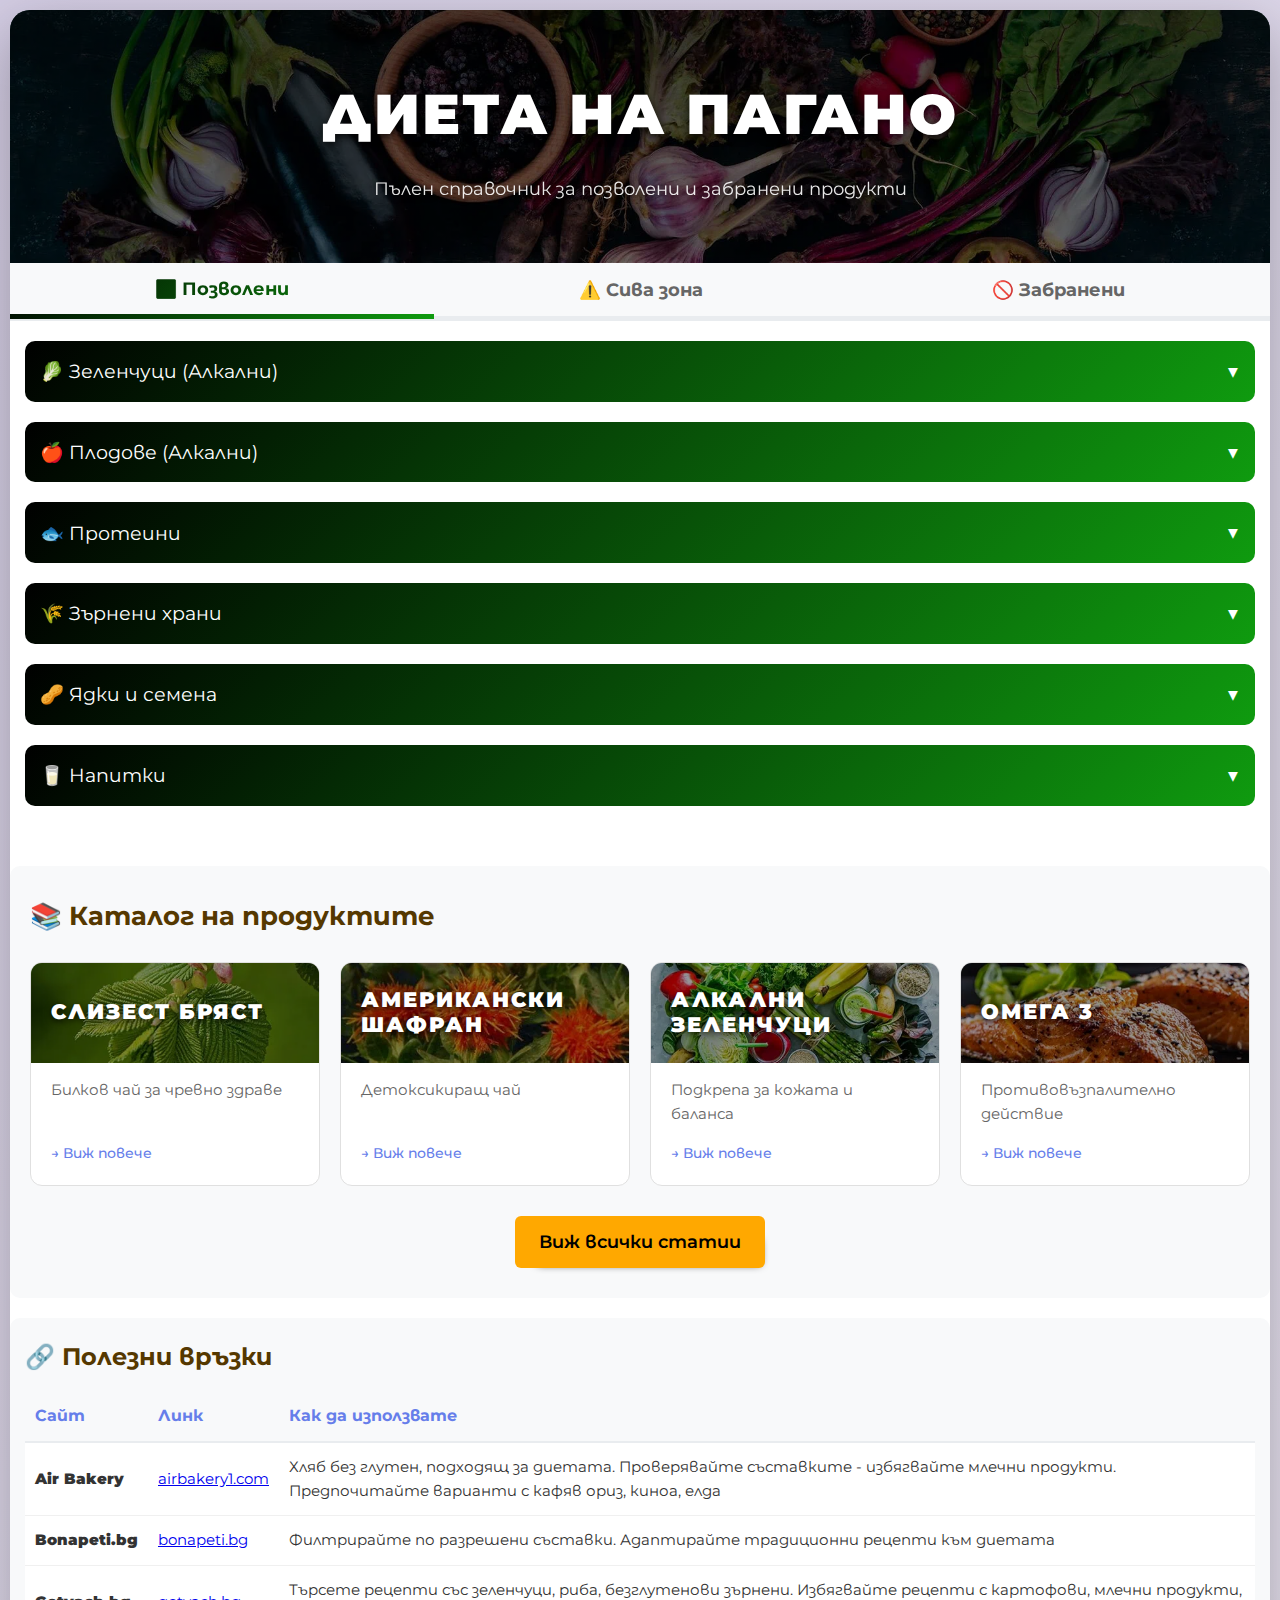
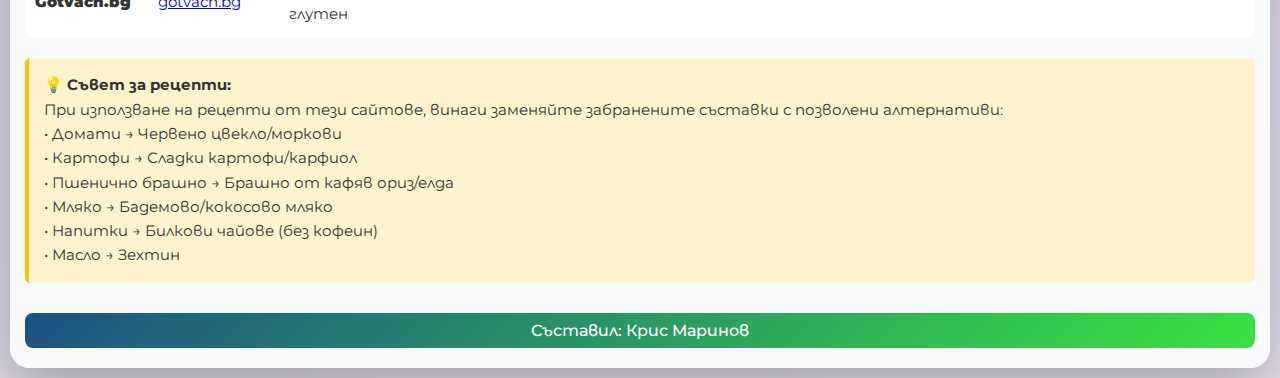
<file: index.html>
<!DOCTYPE html>
<html lang="bg">
  <head>
    <meta charset="UTF-8" />
    <meta name="viewport" content="width=device-width, initial-scale=1.0" />
    <meta
      name="description"
      content="Псориазис, диета на Пагано и здраве за кожата – открийте кои храни са позволени и кои забранени. Лесен списък за по-добър контрол на псориазиса."
    />
    <title>Псориазис и диета на Пагано – разрешени и забранени храни</title>
    <link rel="preconnect" href="https://fonts.googleapis.com" />
    <link rel="preconnect" href="https://fonts.gstatic.com" crossorigin />
    <link
      href="https://fonts.googleapis.com/css2?family=Montserrat:wght@300;400;500;600;700&display=swap"
      rel="stylesheet"
    />
    <meta
      property="og:title"
      content="Псориазис диета на Пагано - здраве за кожата"
    />
    <meta
      property="og:description"
      content="Псориазис, диета на Пагано и здраве за кожата – открийте кои храни са позволени и кои забранени. Лесен списък за по-добър контрол на псориазиса."
    />
    <meta
      property="og:image"
      content="https://psoriazis-dieta-pagano.eu/img/psoriazis-dieta-pagano.webp"
    />
    <meta property="og:url" content="https://psoriazis-dieta-pagano.eu" />
    <meta property="og:type" content="website" />
    <meta property="og:site_name" content="Псориазис диета Пагано" />

    <meta name="twitter:card" content="summary_large_image" />
    <meta
      name="twitter:title"
      content="Псориазис диета на Пагано - здраве за кожата"
    />
    <meta
      name="twitter:description"
      content="Псориазис, диета на Пагано и здраве за кожата – открийте кои храни са позволени и кои забранени. Лесен списък за по-добър контрол на псориазиса."
    />
    <meta
      name="twitter:image"
      content="https://psoriazis-dieta-pagano.eu/img/psoriazis-dieta-pagano.webp"
    />
    <link rel="stylesheet" href="styles.css" />
    <link
      rel="icon"
      href="data:image/svg+xml,<svg xmlns=%22http://www.w3.org/2000/svg%22 viewBox=%220 0 100 100%22><text y=%22.9em%22 font-size=%2290%22>🥗</text></svg>"
    />
  </head>
  <body>
    <div class="container">
<header>
    <a href="index.html" class="site-title" style="color: white !important;">Диета на Пагано</a>
    <p>Пълен справочник за позволени и забранени продукти</p>
</header>

      <div class="tabs">
        <button class="tab-button active" onclick="switchTab('allowed')">
          ✅ Позволени
        </button>
        <button class="tab-button" onclick="switchTab('gray-zone')">
          ⚠️ Сива зона
        </button>
        <button class="tab-button" onclick="switchTab('forbidden')">
          🚫 Забранени
        </button>
      </div>

      <div id="allowed" class="tab-content active">
        <!-- Зеленчуци -->
        <div class="category">
          <div class="category-header" onclick="toggleCategory(this)">
            <span>🥬 Зеленчуци (Алкални)</span>
            <span class="arrow">▼</span>
          </div>
          <div class="category-content">
            <table class="product-table">
              <thead>
                <tr>
                  <th>Позволени</th>
                  <th>Забележки</th>
                </tr>
              </thead>
              <tbody>
                <tr>
                  <td data-label="Продукт: ">Къдраво зеле (кейл)</td>
                  <td data-label="Забележка: ">
                    Силно алкален, богат на витамини
                  </td>
                </tr>
                <tr>
                  <td data-label="Продукт: ">Бяло зеле</td>
                  <td data-label="Забележка: ">
                    Класическо зеле, богато на витамин C
                  </td>
                </tr>
                <tr>
                  <td data-label="Продукт: ">Червено зеле</td>
                  <td data-label="Забележка: ">
                    Богато на антоцианини, антиоксидант
                  </td>
                </tr>
                <tr>
                  <td data-label="Продукт: ">Китайско зеле</td>
                  <td data-label="Забележка: ">
                    Нежно азиатско зеле, лесно смилимо
                  </td>
                </tr>
                <tr>
                  <td data-label="Продукт: ">Спанак</td>
                  <td data-label="Забележка: ">Отличен за салати и готвене</td>
                </tr>
                <tr>
                  <td data-label="Продукт: ">Броколи</td>
                  <td data-label="Забележка: ">Богат на антиоксиданти</td>
                </tr>
                <tr>
                  <td data-label="Продукт: ">Карфиол</td>
                  <td data-label="Забележка: ">Може да замести картофите</td>
                </tr>
                <tr>
                  <td data-label="Продукт: ">Краставици</td>
                  <td data-label="Забележка: ">Идеални за закуски</td>
                </tr>
                <tr>
                  <td data-label="Продукт: ">Целина</td>
                  <td data-label="Забележка: ">Отлична за сокове и закуски</td>
                </tr>
                <tr>
                  <td data-label="Продукт: ">Фенел</td>
                  <td data-label="Забележка: ">
                    Ароматен зеленчук с анисов вкус, подпомага храносмилането
                  </td>
                </tr>
                <tr>
                  <td data-label="Продукт: ">Моркови</td>
                  <td data-label="Забележка: ">Естествено сладки</td>
                </tr>
                <tr>
                  <td data-label="Продукт: ">Пащърнак</td>
                  <td data-label="Забележка: ">
                    Алкален корен, богат на фибри
                  </td>
                </tr>
                <tr>
                  <td data-label="Продукт: ">Цвекло</td>
                  <td data-label="Забележка: ">Отлично за сокове и салати</td>
                </tr>
                <tr>
                  <td data-label="Продукт: ">Земна ябълка (топинамбур)</td>
                  <td data-label="Забележка: ">Богата на инулин, пребиотик</td>
                </tr>
                <tr>
                  <td data-label="Продукт: ">Тиквички</td>
                  <td data-label="Забележка: ">За всички видове готвене</td>
                </tr>
                <tr>
                  <td data-label="Продукт: ">Тиква</td>
                  <td data-label="Забележка: ">
                    Богата на бета-каротен, естествено сладка
                  </td>
                </tr>
                <tr>
                  <td data-label="Продукт: ">Алабаш</td>
                  <td data-label="Забележка: ">
                    Млад тиквен плод, богат на вода и витамини
                  </td>
                </tr>
                <tr>
                  <td data-label="Продукт: ">Жълти тиквички</td>
                  <td data-label="Забележка: ">
                    Могат да се правят като "спагети"
                  </td>
                </tr>
                <tr>
                  <td data-label="Продукт: ">Аспержи</td>
                  <td data-label="Забележка: ">Богати на фолиева киселина</td>
                </tr>
                <tr>
                  <td data-label="Продукт: ">Артишок</td>
                  <td data-label="Забележка: ">
                    Детоксикира черния дроб, богат на антиоксиданти
                  </td>
                </tr>
                <tr>
                  <td data-label="Продукт: ">Бамя</td>
                  <td data-label="Забележка: ">
                    Слизест зеленчук, добър за червата
                  </td>
                </tr>
                <tr>
                  <td data-label="Продукт: ">Брюкселско зеле</td>
                  <td data-label="Забележка: ">Силно алкален</td>
                </tr>
                <tr>
                  <td data-label="Продукт: ">Зелен фасул</td>
                  <td data-label="Забележка: ">За салати и готвене</td>
                </tr>
                <tr>
                  <td data-label="Продукт: ">Репички</td>
                  <td data-label="Забележка: ">За готвене</td>
                </tr>
                <tr>
                  <td data-label="Продукт: ">Ряпа</td>
                  <td data-label="Забележка: ">
                    Корен от кръстоцветните, детоксикираща
                  </td>
                </tr>
                <tr>
                  <td data-label="Продукт: ">Гъби</td>
                  <td data-label="Забележка: ">
                    Алкални, богати на протеин, всички видове
                  </td>
                </tr>
                <tr>
                  <td data-label="Продукт: ">Лук</td>
                  <td data-label="Забележка: ">За аромат в ястията</td>
                </tr>
                <tr>
                  <td data-label="Продукт: ">Праз</td>
                  <td data-label="Забележка: ">
                    Нежен от луковото семейство, детоксикиращ
                  </td>
                </tr>
                <tr>
                  <td data-label="Продукт: ">Джинджифил</td>
                  <td data-label="Забележка: ">
                    Противовъзпалителен корен, отличен в сокове
                  </td>
                </tr>
                <tr>
                  <td data-label="Продукт: ">Тученица</td>
                  <td data-label="Забележка: ">
                    Диво листно зеленче, богато на омега-3
                  </td>
                </tr>
                <tr>
                  <td data-label="Продукт: ">Лапад</td>
                  <td data-label="Забележка: ">
                    Дива детоксикираща зеленина (само млади листа)
                  </td>
                </tr>
                <tr>
                  <td data-label="Продукт: ">Коприва</td>
                  <td data-label="Забележка: ">
                    Дива зеленина, детоксикираща (само готвена!)
                  </td>
                </tr>
                <tr>
                  <td data-label="Продукт: ">Чесън</td>
                  <td data-label="Забележка: ">За аромат и здраве</td>
                </tr>
                <tr>
                  <td data-label="Продукт: ">
                    <strong>Сладки картофи</strong>
                  </td>
                  <td data-label="Забележка: ">
                    ⚠️ РАЗРЕШЕНИ (не са картофови!)
                  </td>
                </tr>
                <tr>
                  <td data-label="Продукт: ">Авокадо</td>
                  <td data-label="Забележка: ">
                    Богато на здравословни мазнини
                  </td>
                </tr>
                <tr>
                  <td data-label="Продукт: ">Сладък грах</td>
                  <td data-label="Забележка: ">Естествено сладки</td>
                </tr>
              </tbody>
            </table>
          </div>
        </div>

        <!-- Плодове -->
        <div class="category">
          <div class="category-header" onclick="toggleCategory(this)">
            <span>🍎 Плодове (Алкални)</span>
            <span class="arrow">▼</span>
          </div>
          <div class="category-content">
            <table class="product-table">
              <thead>
                <tr>
                  <th>Позволени</th>
                  <th>Забележки</th>
                </tr>
              </thead>
              <tbody>
                <tr>
                  <td data-label="Продукт: ">Ябълки</td>
                  <td data-label="Забележка: ">
                    <strong>САМО САМИ</strong> - не се комбинират
                  </td>
                </tr>
                <tr>
                  <td data-label="Продукт: ">Банани</td>
                  <td data-label="Забележка: ">
                    <strong>САМО САМИ</strong> - не се комбинират
                  </td>
                </tr>
                <tr>
                  <td data-label="Продукт: ">Грозде</td>
                  <td data-label="Забележка: ">В умерени количества</td>
                </tr>
                <tr>
                  <td data-label="Продукт: ">Круши</td>
                  <td data-label="Забележка: ">Богати на фибри</td>
                </tr>
                <tr>
                  <td data-label="Продукт: ">Праскови</td>
                  <td data-label="Забележка: ">Консервирани без захар</td>
                </tr>
                <tr>
                  <td data-label="Продукт: ">Кайсии</td>
                  <td data-label="Забележка: ">Прясно или сушено</td>
                </tr>
                <tr>
                  <td data-label="Продукт: ">Сливи</td>
                  <td data-label="Забележка: ">Прясно или сушено</td>
                </tr>
                <tr>
                  <td data-label="Продукт: ">Дини</td>
                  <td data-label="Забележка: ">Освежаващи през лятото</td>
                </tr>
                <tr>
                  <td data-label="Продукт: ">Пъпеш</td>
                  <td data-label="Забележка: ">Богат на витамини</td>
                </tr>
                <tr>
                  <td data-label="Продукт: ">Манго</td>
                  <td data-label="Забележка: ">Тропически плод</td>
                </tr>
                <tr>
                  <td data-label="Продукт: ">Папая</td>
                  <td data-label="Забележка: ">Помага храносмилането</td>
                </tr>
                <tr>
                  <td data-label="Продукт: ">Ананас</td>
                  <td data-label="Забележка: ">Богат на ензими</td>
                </tr>
              </tbody>
            </table>
            <div class="warning-note">
              <strong>🚫 Забранени плодове:</strong> Портокали, Лимони,
              Грейпфрут, Мандарини (Цитрусови), Ягоди
            </div>
          </div>
        </div>

        <!-- Протеини -->
        <div class="category">
          <div class="category-header" onclick="toggleCategory(this)">
            <span>🐟 Протеини</span>
            <span class="arrow">▼</span>
          </div>
          <div class="category-content">
            <table class="product-table">
              <thead>
                <tr>
                  <th>Позволени</th>
                  <th>Количество/Забележки</th>
                </tr>
              </thead>
              <tbody>
                <tr>
                  <td data-label="Продукт: ">Сьомга (дива)</td>
                  <td data-label="Забележка: ">
                    Богата на омега-3, предпочитай аляскинска
                  </td>
                </tr>
                <tr>
                  <td data-label="Продукт: ">Скумрия</td>
                  <td data-label="Забележка: ">
                    Изключително богата на омега-3, ниско живак
                  </td>
                </tr>
                <tr>
                  <td data-label="Продукт: ">Сардини</td>
                  <td data-label="Забележка: ">
                    Малки, богати на омега-3, най-безопасни
                  </td>
                </tr>
                <tr>
                  <td data-label="Продукт: ">Хамсия</td>
                  <td data-label="Забележка: ">
                    Изключително ниско живак, богати хранителни в-ва
                  </td>
                </tr>
                <tr>
                  <td data-label="Продукт: ">Хек</td>
                  <td data-label="Забележка: ">
                    Бяла риба, богата на протеини, ниско живак
                  </td>
                </tr>
                <tr>
                  <td data-label="Продукт: ">Треска</td>
                  <td data-label="Забележка: ">
                    Постна бяла риба, лесно смилима
                  </td>
                </tr>
                <tr>
                  <td data-label="Продукт: ">Камбала</td>
                  <td data-label="Забележка: ">
                    Плоска морска риба, деликатен вкус
                  </td>
                </tr>
                <tr>
                  <td data-label="Продукт: ">Ципура</td>
                  <td data-label="Забележка: ">
                    Бяла морска риба, богата на протеини
                  </td>
                </tr>
                <tr>
                  <td data-label="Продукт: ">Лаврак</td>
                  <td data-label="Забележка: ">
                    Бяла морска риба, деликатен вкус
                  </td>
                </tr>
                <!-- В секцията "ДИВА РИБА": -->
                <tr>
                  <td data-label="Продукт: ">Есетра</td>
                  <td data-label="Забележка: ">
                    Прясноводна/морска, богата на омега-3 (избягвай хайвера)
                  </td>
                </tr>
                <tr>
                  <td data-label="Продукт: ">Ватос (меджид)</td>
                  <td data-label="Забележка: ">
                    Малка средиземноморска риба, ниско живак
                  </td>
                </tr>
                <tr>
                  <td data-label="Продукт: ">Костур (паламуд)</td>
                  <td data-label="Забележка: ">
                    Богат на омега-3, умерено живак
                  </td>
                </tr>
                <tr>
                  <td data-label="Продукт: ">Халибут</td>
                  <td data-label="Забележка: ">
                    Голяма риба от студени води, умерено живак
                  </td>
                </tr>
                <tr>
                  <td data-label="Продукт: ">Пъстърва</td>
                  <td data-label="Забележка: ">
                    Прясноводна или морска, богата на омега-3
                  </td>
                </tr>
                <tr>
                  <td data-label="Продукт: ">Фагри (морски карас)</td>
                  <td data-label="Забележка: ">
                    Бяла средиземноморска риба, богата на протеини
                  </td>
                </tr>
                <tr>
                  <td data-label="Продукт: ">Туна</td>
                  <td data-label="Забележка: ">
                    Ограничено заради живак (1× седмично)
                  </td>
                </tr>
                <tr>
                  <td data-label="Продукт: ">Пилешко месо (без кожа)</td>
                  <td data-label="Забележка: ">
                    Органично предпочитано, 2-3× седмично
                  </td>
                </tr>
                <tr>
                  <td data-label="Продукт: ">Пуешко месо (без кожа)</td>
                  <td data-label="Забележка: ">
                    Постен протеин, 2-3× седмично
                  </td>
                </tr>
                <tr>
                  <td data-label="Продукт: "><strong>Агнешко месо</strong></td>
                  <td data-label="Забележка: ">
                    Единственото разрешено червено месо
                  </td>
                </tr>
                <tr>
                  <td data-label="Продукт: ">Яйца</td>
                  <td data-label="Забележка: ">Максимум 4 на седмица</td>
                </tr>
              </tbody>
            </table>
          </div>
        </div>

        <!-- Зърнени -->
        <div class="category">
          <div class="category-header" onclick="toggleCategory(this)">
            <span>🌾 Зърнени храни</span>
            <span class="arrow">▼</span>
          </div>
          <div class="category-content">
            <table class="product-table">
              <thead>
                <tr>
                  <th>Позволени</th>
                  <th>Забележки</th>
                </tr>
              </thead>
              <tbody>
                <tr>
                  <td data-label="Продукт: "><strong>Кафяв ориз</strong></td>
                  <td data-label="Забележка: ">Предпочитан пред бял</td>
                </tr>
                <tr>
                  <td data-label="Продукт: "><strong>Елда</strong></td>
                  <td data-label="Забележка: ">
                    Псевдозърнено, без глутен, неутрално pH
                  </td>
                </tr>
                <tr>
                  <td data-label="Продукт: ">Киноа</td>
                  <td data-label="Забележка: ">Богата на протеин</td>
                </tr>
                <tr>
                  <td data-label="Продукт: ">Просо</td>
                  <td data-label="Забележка: ">Алкално зърно</td>
                </tr>
                <tr>
                  <td data-label="Продукт: ">Амарант</td>
                  <td data-label="Забележка: ">Богат на протеин</td>
                </tr>
                <tr>
                  <td data-label="Продукт: ">Теф</td>
                  <td data-label="Забележка: ">
                    Малко африканско зърно, без глутен, богато на желязо
                  </td>
                </tr>
              </tbody>
            </table>
          </div>
        </div>

        <!-- Ядки -->
        <div class="category">
          <div class="category-header" onclick="toggleCategory(this)">
            <span>🥜 Ядки и семена</span>
            <span class="arrow">▼</span>
          </div>
          <div class="category-content">
            <table class="product-table">
              <thead>
                <tr>
                  <th>Позволени</th>
                  <th>Забележки</th>
                </tr>
              </thead>
              <tbody>
                <tr>
                  <td data-label="Продукт: ">Бадеми</td>
                  <td data-label="Забележка: ">Сурови, несолени</td>
                </tr>
                <tr>
                  <td data-label="Продукт: ">Бразилски орех</td>
                  <td data-label="Забележка: ">
                    Богат на селен, МАКСИМУМ 1-2 дневно
                  </td>
                </tr>
                <tr>
                  <td data-label="Продукт: ">Кашу</td>
                  <td data-label="Забележка: ">Сурови</td>
                </tr>
                <tr>
                  <td data-label="Продукт: ">Кедрови ядки</td>
                  <td data-label="Забележка: ">В малки количества</td>
                </tr>
                <tr>
                  <td data-label="Продукт: ">Слънчогледови семки</td>
                  <td data-label="Забележка: ">Сурови</td>
                </tr>
                <tr>
                  <td data-label="Продукт: ">Тиквени семки</td>
                  <td data-label="Забележка: ">Сурови</td>
                </tr>
              </tbody>
            </table>
          </div>
        </div>

        <!-- Напитки -->
        <div class="category">
          <div class="category-header" onclick="toggleCategory(this)">
            <span>🥛 Напитки</span>
            <span class="arrow">▼</span>
          </div>
          <div class="category-content">
            <table class="product-table">
              <thead>
                <tr>
                  <th>Позволени</th>
                  <th>Забележки</th>
                </tr>
              </thead>
              <tbody>
                <tr>
                  <td data-label="Продукт: ">Вода</td>
                  <td data-label="Забележка: ">Много количества дневно</td>
                </tr>
                <tr>
                  <td data-label="Продукт: ">Американски шафран</td>
                  <td data-label="Забележка: ">
                    Специално препоръчван от Пагано
                  </td>
                </tr>
                <tr>
                  <td data-label="Продукт: ">Слизест бряст (чай)</td>
                  <td data-label="Забележка: ">Препоръчван от Пагано</td>
                </tr>
                <tr>
                  <td data-label="Продукт: ">Коприва (чай)</td>
                  <td data-label="Забележка: ">Детоксикиращ</td>
                </tr>
                <tr>
                  <td data-label="Продукт: ">Лайка</td>
                  <td data-label="Забележка: ">Успокояваща</td>
                </tr>
                <tr>
                  <td data-label="Продукт: ">Мента</td>
                  <td data-label="Забележка: ">За храносмилането</td>
                </tr>
                <tr>
                  <td data-label="Продукт: ">Розмарин</td>
                  <td data-label="Забележка: ">Антиоксидант</td>
                </tr>
                <tr>
                  <td data-label="Продукт: ">Прясно изцедени сокове</td>
                  <td data-label="Забележка: ">
                    От разрешени плодове/зеленчуци
                  </td>
                </tr>
              </tbody>
            </table>
          </div>
        </div>
      </div>

      <!-- СИВА ЗОНА -->
      <div id="gray-zone" class="tab-content">
        <div class="warning-note">
          <strong>📝 Важни правила за "Сивата зона":</strong><br />
          • Първите 3-6 месеца: Избягвайте ВСИЧКИ продукти от сивата зона<br />
          • След стабилизиране: Може ВНИМАТЕЛНО да тествате малки количества<br />
          • Винаги наблюдавайте: Промени в кожата, храносмилането, общото
          самочувствие<br />
          • При влошаване: Спрете веднага и се върнете към ясно разрешените
          храни
        </div>

        <!-- Бобови -->
        <div class="category">
          <div class="category-header gray-zone" onclick="toggleCategory(this)">
            <span>🤔 Бобови растения (по-добре да се избягват)</span>
            <span class="arrow">▼</span>
          </div>
          <div class="category-content">
            <table class="product-table">
              <thead>
                <tr>
                  <th>Продукт</th>
                  <th>Проблеми</th>
                  <th>Ако искате да опитате</th>
                </tr>
              </thead>
              <tbody>
                <tr>
                  <td data-label="Продукт: "><strong>Нахут</strong></td>
                  <td data-label="Проблеми: ">
                    Фитинова киселина, лектини, FODMAP
                  </td>
                  <td data-label="Съвет: ">
                    Накиснете 12-24ч, сварете добре, малки количества
                  </td>
                </tr>
                <tr>
                  <td data-label="Продукт: "><strong>Червена леща</strong></td>
                  <td data-label="Проблеми: ">
                    По-лека от други бобови, но все пак проблематична
                  </td>
                  <td data-label="Съвет: ">
                    Най-безопасният бобов избор ако толерирате
                  </td>
                </tr>
                <tr>
                  <td data-label="Продукт: "><strong>Бял боб</strong></td>
                  <td data-label="Проблеми: ">
                    Високо съдържание на антихранителни вещества
                  </td>
                  <td data-label="Съвет: ">По-добре избягвайте напълно</td>
                </tr>
                <tr>
                  <td data-label="Продукт: "><strong>Бакла</strong></td>
                  <td data-label="Проблеми: ">
                    Трудна за смилане, високи антихранителни в-ва
                  </td>
                  <td data-label="Съвет: ">
                    Избягвайте, особено ако има фавизъм
                  </td>
                </tr>
              </tbody>
            </table>
          </div>
        </div>

        <!-- Млечни алтернативи -->
        <div class="category">
          <div class="category-header gray-zone" onclick="toggleCategory(this)">
            <span>🥛 Млечни алтернативи (противоречиви)</span>
            <span class="arrow">▼</span>
          </div>
          <div class="category-content">
            <table class="product-table">
              <thead>
                <tr>
                  <th>Продукт</th>
                  <th>Проблеми</th>
                  <th>Препоръка</th>
                </tr>
              </thead>
              <tbody>
                <tr>
                  <td data-label="Продукт: "><strong>Козе мляко</strong></td>
                  <td data-label="Проблеми: ">
                    Все още млечен продукт, казеин
                  </td>
                  <td data-label="Препоръка: ">
                    По-добре избягвайте, използвайте растителни
                  </td>
                </tr>
                <tr>
                  <td data-label="Продукт: "><strong>Овче мляко</strong></td>
                  <td data-label="Проблеми: ">Млечен протеин, възпалителен</td>
                  <td data-label="Препоръка: ">
                    Избягвайте, фокус върху бадемово/кокосово
                  </td>
                </tr>
              </tbody>
            </table>
          </div>
        </div>

        <!-- Зърнени сива зона -->
        <div class="category">
          <div class="category-header gray-zone" onclick="toggleCategory(this)">
            <span>🌾 Зърнени в "сивата зона"</span>
            <span class="arrow">▼</span>
          </div>
          <div class="category-content">
            <table class="product-table">
              <thead>
                <tr>
                  <th>Продукт</th>
                  <th>Проблеми</th>
                  <th>Препоръка</th>
                </tr>
              </thead>
              <tbody>
                <tr>
                  <td data-label="Продукт: "><strong>Овес</strong></td>
                  <td data-label="Проблеми: ">
                    Неясна позиция, риск от глутен контаминация
                  </td>
                  <td data-label="Препоръка: ">
                    Само сертифициран безглутенов, внимателно
                  </td>
                </tr>
                <tr>
                  <td data-label="Продукт: ">
                    <strong>Макарони от кафяв ориз</strong>
                  </td>
                  <td data-label="Проблеми: ">
                    Силно обработени, но от разрешено зърно
                  </td>
                  <td data-label="Препоръка: ">
                    Рядко, винаги с много зеленчуци
                  </td>
                </tr>
              </tbody>
            </table>
          </div>
        </div>

        <!-- Соеви продукти -->
        <div class="category">
          <div class="category-header gray-zone" onclick="toggleCategory(this)">
            <span>🌱 Соеви продукти (по-добре избягвайте)</span>
            <span class="arrow">▼</span>
          </div>
          <div class="category-content">
            <table class="product-table">
              <thead>
                <tr>
                  <th>Продукт</th>
                  <th>Проблеми</th>
                  <th>Препоръка</th>
                </tr>
              </thead>
              <tbody>
                <tr>
                  <td data-label="Продукт: "><strong>Соя/тофу</strong></td>
                  <td data-label="Проблеми: ">
                    Фитоестрогени, силно обработени, хормонален дисбаланс
                  </td>
                  <td data-label="Препоръка: ">
                    Избягвайте, използвайте киноа за протеин
                  </td>
                </tr>
                <tr>
                  <td data-label="Продукт: "><strong>Темпе/мисо</strong></td>
                  <td data-label="Проблеми: ">Ферментирани но все още соя</td>
                  <td data-label="Препоръка: ">
                    Може би по-добри, но все пак избягвайте
                  </td>
                </tr>
              </tbody>
            </table>
          </div>
        </div>

        <!-- Ферментирани храни -->
        <div class="category">
          <div class="category-header gray-zone" onclick="toggleCategory(this)">
            <span>🥒 Ферментирани храни</span>
            <span class="arrow">▼</span>
          </div>
          <div class="category-content">
            <table class="product-table">
              <thead>
                <tr>
                  <th>Продукт</th>
                  <th>Проблеми</th>
                  <th>Препоръка</th>
                </tr>
              </thead>
              <tbody>
                <tr>
                  <td data-label="Продукт: "><strong>Кисело зеле</strong></td>
                  <td data-label="Проблеми: ">Много сол, кисел ефект</td>
                  <td data-label="Препоръка: ">
                    Избягвайте, използвайте прясно зеле
                  </td>
                </tr>
              </tbody>
            </table>
          </div>
        </div>
      </div>

      <!-- ЗАБРАНЕНИ ПРОДУКТИ -->
      <div id="forbidden" class="tab-content">
        <!-- Нощенки -->
        <div class="category">
          <div class="category-header forbidden" onclick="toggleCategory(this)">
            <span>🍅 Картофови (Nightshades) - ОСНОВНА ЗАБРАНА!</span>
            <span class="arrow">▼</span>
          </div>
          <div class="category-content">
            <table class="product-table">
              <thead>
                <tr>
                  <th>Продукт</th>
                  <th>Защо е забранен</th>
                </tr>
              </thead>
              <tbody>
                <tr>
                  <td data-label="Продукт: "><strong>Домати</strong></td>
                  <td data-label="Причина: ">Основни Картофови</td>
                </tr>
                <tr>
                  <td data-label="Продукт: "><strong>Бели картофи</strong></td>
                  <td data-label="Причина: ">Основни Картофови</td>
                </tr>
                <tr>
                  <td data-label="Продукт: ">
                    <strong>Чушки (всички)</strong>
                  </td>
                  <td data-label="Причина: ">Сладки и лютиви</td>
                </tr>
                <tr>
                  <td data-label="Продукт: "><strong>Патладжани</strong></td>
                  <td data-label="Причина: ">Съдържат соланин</td>
                </tr>
                <tr>
                  <td data-label="Продукт: "><strong>Паприка</strong></td>
                  <td data-label="Причина: ">Подправка от чушки</td>
                </tr>
                <tr>
                  <td data-label="Продукт: ">
                    <strong>Кайенски пипер</strong>
                  </td>
                  <td data-label="Причина: ">Лют пипер</td>
                </tr>
                <tr>
                  <td data-label="Продукт: "><strong>Чили</strong></td>
                  <td data-label="Причина: ">Всички видове</td>
                </tr>
              </tbody>
            </table>
          </div>
        </div>

        <!-- Захар и сладкиши -->
        <div class="category">
          <div class="category-header forbidden" onclick="toggleCategory(this)">
            <span>🍬 Захар и сладкиши</span>
            <span class="arrow">▼</span>
          </div>
          <div class="category-content">
            <table class="product-table">
              <thead>
                <tr>
                  <th>Забранени</th>
                  <th>Тип</th>
                </tr>
              </thead>
              <tbody>
                <tr>
                  <td data-label="Продукт: ">Бяла захар</td>
                  <td data-label="Тип: ">Рафинирана</td>
                </tr>
                <tr>
                  <td data-label="Продукт: ">Кафява захар</td>
                  <td data-label="Тип: ">Рафинирана</td>
                </tr>
                <tr>
                  <td data-label="Продукт: ">Мед</td>
                  <td data-label="Тип: ">Концентрирана захар</td>
                </tr>
                <tr>
                  <td data-label="Продукт: ">Сиропи</td>
                  <td data-label="Тип: ">Всякакви</td>
                </tr>
                <tr>
                  <td data-label="Продукт: ">Шоколад</td>
                  <td data-label="Тип: ">Съдържа захар</td>
                </tr>
                <tr>
                  <td data-label="Продукт: ">Сладкиши</td>
                  <td data-label="Тип: ">Обработени</td>
                </tr>
                <tr>
                  <td data-label="Продукт: ">Бонбони</td>
                  <td data-label="Тип: ">Рафинирана захар</td>
                </tr>
              </tbody>
            </table>
          </div>
        </div>

        <!-- Мляко и млечни -->
        <div class="category">
          <div class="category-header forbidden" onclick="toggleCategory(this)">
            <span>🧈 Мляко и млечни продукти</span>
            <span class="arrow">▼</span>
          </div>
          <div class="category-content">
            <table class="product-table">
              <thead>
                <tr>
                  <th>Забранени</th>
                  <th>Забележки</th>
                </tr>
              </thead>
              <tbody>
                <tr>
                  <td data-label="Продукт: ">Краве мляко</td>
                  <td data-label="Забележка: ">Цяло мляко</td>
                </tr>
                <tr>
                  <td data-label="Продукт: ">Сирене</td>
                  <td data-label="Забележка: ">Всички видове</td>
                </tr>
                <tr>
                  <td data-label="Продукт: ">Масло</td>
                  <td data-label="Забележка: ">Животински произход</td>
                </tr>
                <tr>
                  <td data-label="Продукт: ">Сметана</td>
                  <td data-label="Забележка: ">Животински произход</td>
                </tr>
                <tr>
                  <td data-label="Продукт: ">Йогурт</td>
                  <td data-label="Забележка: ">От краве мляко</td>
                </tr>
              </tbody>
            </table>
          </div>
        </div>

        <!-- Обработени храни -->
        <div class="category">
          <div class="category-header forbidden" onclick="toggleCategory(this)">
            <span>🍟 Обработени храни</span>
            <span class="arrow">▼</span>
          </div>
          <div class="category-content">
            <table class="product-table">
              <thead>
                <tr>
                  <th>Забранени</th>
                  <th>Причина</th>
                </tr>
              </thead>
              <tbody>
                <tr>
                  <td data-label="Продукт: ">Пържени храни</td>
                  <td data-label="Причина: ">Всякакви</td>
                </tr>
                <tr>
                  <td data-label="Продукт: ">Бързи храни</td>
                  <td data-label="Причина: ">Силно обработени</td>
                </tr>
                <tr>
                  <td data-label="Продукт: ">Чипс</td>
                  <td data-label="Причина: ">Пържени и солени</td>
                </tr>
                <tr>
                  <td data-label="Продукт: ">Консерви</td>
                  <td data-label="Причина: ">С добавки</td>
                </tr>
                <tr>
                  <td data-label="Продукт: ">Готови соусове</td>
                  <td data-label="Причина: ">С консерванти</td>
                </tr>
              </tbody>
            </table>
          </div>
        </div>

        <!-- Забранени протеини -->
        <div class="category">
          <div class="category-header forbidden" onclick="toggleCategory(this)">
            <span>🚫 Забранени протеини</span>
            <span class="arrow">▼</span>
          </div>
          <div class="category-content">
            <table class="product-table">
              <thead>
                <tr>
                  <th>Забранени</th>
                  <th>Тип</th>
                </tr>
              </thead>
              <tbody>
                <tr>
                  <td data-label="Продукт: ">Говеждо</td>
                  <td data-label="Тип: ">Червено месо</td>
                </tr>
                <tr>
                  <td data-label="Продукт: ">Свинско</td>
                  <td data-label="Тип: ">Червено месо</td>
                </tr>
                <tr>
                  <td data-label="Продукт: ">Телешко</td>
                  <td data-label="Тип: ">Червено месо</td>
                </tr>
                <tr>
                  <td data-label="Продукт: ">Наденици</td>
                  <td data-label="Тип: ">Обработени меса</td>
                </tr>
                <tr>
                  <td data-label="Продукт: ">Пеперони</td>
                  <td data-label="Тип: ">Обработени меса</td>
                </tr>
                <tr>
                  <td data-label="Продукт: ">Чоризо</td>
                  <td data-label="Тип: ">Обработени меса</td>
                </tr>
                <tr>
                  <td data-label="Продукт: "><strong>Скариди</strong></td>
                  <td data-label="Тип: ">Миди</td>
                </tr>
                <tr>
                  <td data-label="Продукт: "><strong>Раци</strong></td>
                  <td data-label="Тип: ">Миди</td>
                </tr>
                <tr>
                  <td data-label="Продукт: "><strong>Стриди</strong></td>
                  <td data-label="Тип: ">Миди</td>
                </tr>
                <tr>
                  <td data-label="Продукт: "><strong>Калмари</strong></td>
                  <td data-label="Тип: ">Миди</td>
                </tr>
              </tbody>
            </table>
          </div>
        </div>

        <!-- Забранени зърнени -->
        <div class="category">
          <div class="category-header forbidden" onclick="toggleCategory(this)">
            <span>🌾 Забранени зърнени</span>
            <span class="arrow">▼</span>
          </div>
          <div class="category-content">
            <table class="product-table">
              <thead>
                <tr>
                  <th>Забранени</th>
                  <th>Причина</th>
                </tr>
              </thead>
              <tbody>
                <tr>
                  <td data-label="Продукт: ">Пшеница</td>
                  <td data-label="Причина: ">Съдържа глутен</td>
                </tr>
                <tr>
                  <td data-label="Продукт: ">Спелта</td>
                  <td data-label="Причина: ">Вид пшеница, съдържа глутен</td>
                </tr>
                <tr>
                  <td data-label="Продукт: ">Булгур</td>
                  <td data-label="Причина: ">
                    Обработена пшеница, съдържа глутен
                  </td>
                </tr>
                <tr>
                  <td data-label="Продукт: ">Ечемик</td>
                  <td data-label="Причина: ">Съдържа глутен</td>
                </tr>
                <tr>
                  <td data-label="Продукт: ">Ръж</td>
                  <td data-label="Причина: ">Съдържа глутен</td>
                </tr>
                <tr>
                  <td data-label="Продукт: ">Бял ориз</td>
                  <td data-label="Причина: ">Обработен</td>
                </tr>
                <tr>
                  <td data-label="Продукт: ">Бяло брашно</td>
                  <td data-label="Причина: ">Силно обработено</td>
                </tr>
                <tr>
                  <td data-label="Продукт: ">Бяла паста</td>
                  <td data-label="Причина: ">От бяло брашно</td>
                </tr>
              </tbody>
            </table>
          </div>
        </div>

        <!-- Други забранени -->
        <div class="category">
          <div class="category-header forbidden" onclick="toggleCategory(this)">
            <span>🚫 Други забранени продукти</span>
            <span class="arrow">▼</span>
          </div>
          <div class="category-content">
            <table class="product-table">
              <thead>
                <tr>
                  <th>Забранени</th>
                  <th>Причина</th>
                </tr>
              </thead>
              <tbody>
                <tr>
                  <td data-label="Продукт: ">Фъстъци</td>
                  <td data-label="Причина: ">На списъка "не" на Пагано</td>
                </tr>
                <tr>
                  <td data-label="Продукт: ">Алкохол</td>
                  <td data-label="Причина: ">Всякакъв</td>
                </tr>
                <tr>
                  <td data-label="Продукт: ">Газирани напитки</td>
                  <td data-label="Причина: ">Всякакви</td>
                </tr>
                <tr>
                  <td data-label="Продукт: ">Кафе</td>
                  <td data-label="Причина: ">Стимулант</td>
                </tr>
                <tr>
                  <td data-label="Продукт: ">Обикновен чай</td>
                  <td data-label="Причина: ">Кофеин</td>
                </tr>
                <tr>
                  <td data-label="Продукт: ">
                    Портокали, Лимони, Грейпфрут, Мандарини
                  </td>
                  <td data-label="Причина: ">Цитрусови</td>
                </tr>
                <tr>
                  <td data-label="Продукт: ">Ягоди</td>
                  <td data-label="Причина: ">Специфично забранени</td>
                </tr>
              </tbody>
            </table>
          </div>
        </div>
      </div>

      <div class="catalog">
        <h2>📚 Каталог на продуктите</h2>

        <div class="catalog-grid">
          <a href="slizest-bryast.html" class="catalog-card">
            <div class="catalog-image">
              <img src="img/slippery-elm.webp" alt="Слизест бряст" />
              <h3>Слизест бряст</h3>
              <!-- ТРЯБВА ДА Е ТУК - ВЪТРЕ В ИМИДЖА -->
            </div>
            <p>Билков чай за чревно здраве</p>
            <span class="catalog-arrow">→ Виж повече</span>
          </a>

          <a
            href="amerikanski-shafran–detoksikirash-chaj.html"
            class="catalog-card"
          >
            <div class="catalog-image">
              <img src="img/american-saffron.webp" alt="Американски шафран" />
              <h3>Американски шафран</h3>
              <!-- ТРЯБВА ДА Е ТУК - ВЪТРЕ В ИМИДЖА -->
            </div>
            <p>Детоксикиращ чай</p>
            <span class="catalog-arrow">→ Виж повече</span>
          </a>

          <a href="zelenchuci-psoriazis.html" class="catalog-card">
            <div class="catalog-image">
              <img src="img/alkaline-vegetables.webp" alt="Алкални зеленчуци" />
              <h3>Алкални зеленчуци</h3>
              <!-- ТРЯБВА ДА Е ТУК - ВЪТРЕ В ИМИДЖА -->
            </div>
            <p>Подкрепа за кожата и баланса</p>
            <span class="catalog-arrow">→ Виж повече</span>
          </a>

          <a href="omega-3.html" class="catalog-card">
            <div class="catalog-image">
              <img src="img/omega-3.webp" alt="Омега 3" />
              <h3>Омега 3</h3>
              <!-- ТРЯБВА ДА Е ТУК - ВЪТРЕ В ИМИДЖА -->
            </div>
            <p>Противовъзпалително действие</p>
            <span class="catalog-arrow">→ Виж повече</span>
          </a>
        </div>
        <div style="text-align: center; margin-top: 30px">
          <a href="polezni-statii.html" class="catalog-view-all-btn">
            Виж всички статии
          </a>
        </div>
      </div>

      <!-- РЕСУРСИ -->
      <div class="resources">
        <h2>🔗 Полезни връзки</h2>
        <table class="product-table">
          <thead>
            <tr>
              <th>Сайт</th>
              <th>Линк</th>
              <th>Как да използвате</th>
            </tr>
          </thead>
          <tbody>
            <tr>
              <td data-label="Сайт: "><strong>Gotvach.bg</strong></td>
              <td data-label="Линк: ">
                <a href="https://gotvach.bg/" target="_blank">gotvach.bg</a>
              </td>
              <td data-label="Информация: ">
                Търсете рецепти със зеленчуци, риба, безглутенови зърнени.
                Избягвайте рецепти с картофови, млечни продукти, глутен
              </td>
            </tr>
            <tr>
              <td data-label="Сайт: "><strong>Bonapeti.bg</strong></td>
              <td data-label="Линк: ">
                <a href="https://www.bonapeti.bg/" target="_blank"
                  >bonapeti.bg</a
                >
              </td>
              <td data-label="Информация: ">
                Филтрирайте по разрешени съставки. Адаптирайте традиционни
                рецепти към диетата
              </td>
            </tr>
            <tr>
              <td data-label="Сайт: "><strong>Air Bakery</strong></td>
              <td data-label="Линк: ">
                <a href="https://airbakery1.com/category/hlyab" target="_blank"
                  >airbakery1.com</a
                >
              </td>
              <td data-label="Информация: ">
                Хляб без глутен, подходящ за диетата. Проверявайте съставките -
                избягвайте млечни продукти. Предпочитайте варианти с кафяв ориз,
                киноа, елда
              </td>
            </tr>
          </tbody>
        </table>

        <div class="warning-note" style="margin-top: 20px">
          <strong>💡 Съвет за рецепти:</strong><br />
          При използване на рецепти от тези сайтове, винаги заменяйте
          забранените съставки с позволени алтернативи:<br />
          • Домати → Червено цвекло/моркови<br />
          • Картофи → Сладки картофи/карфиол<br />
          • Пшенично брашно → Брашно от кафяв ориз/елда<br />
          • Мляко → Бадемово/кокосово мляко<br />
          • Напитки → Билкови чайове (без кофеин)<br />
          • Масло → Зехтин
        </div>
        <footer class="footer">
          <p>Съставил: Крис Маринов</p>
        </footer>
      </div>
    </div>

    <button id="backToTop" class="back-to-top" onclick="scrollToTop()">
      ↑
    </button>

    <script src="script.js"></script>
  </body>
</html>
</file>
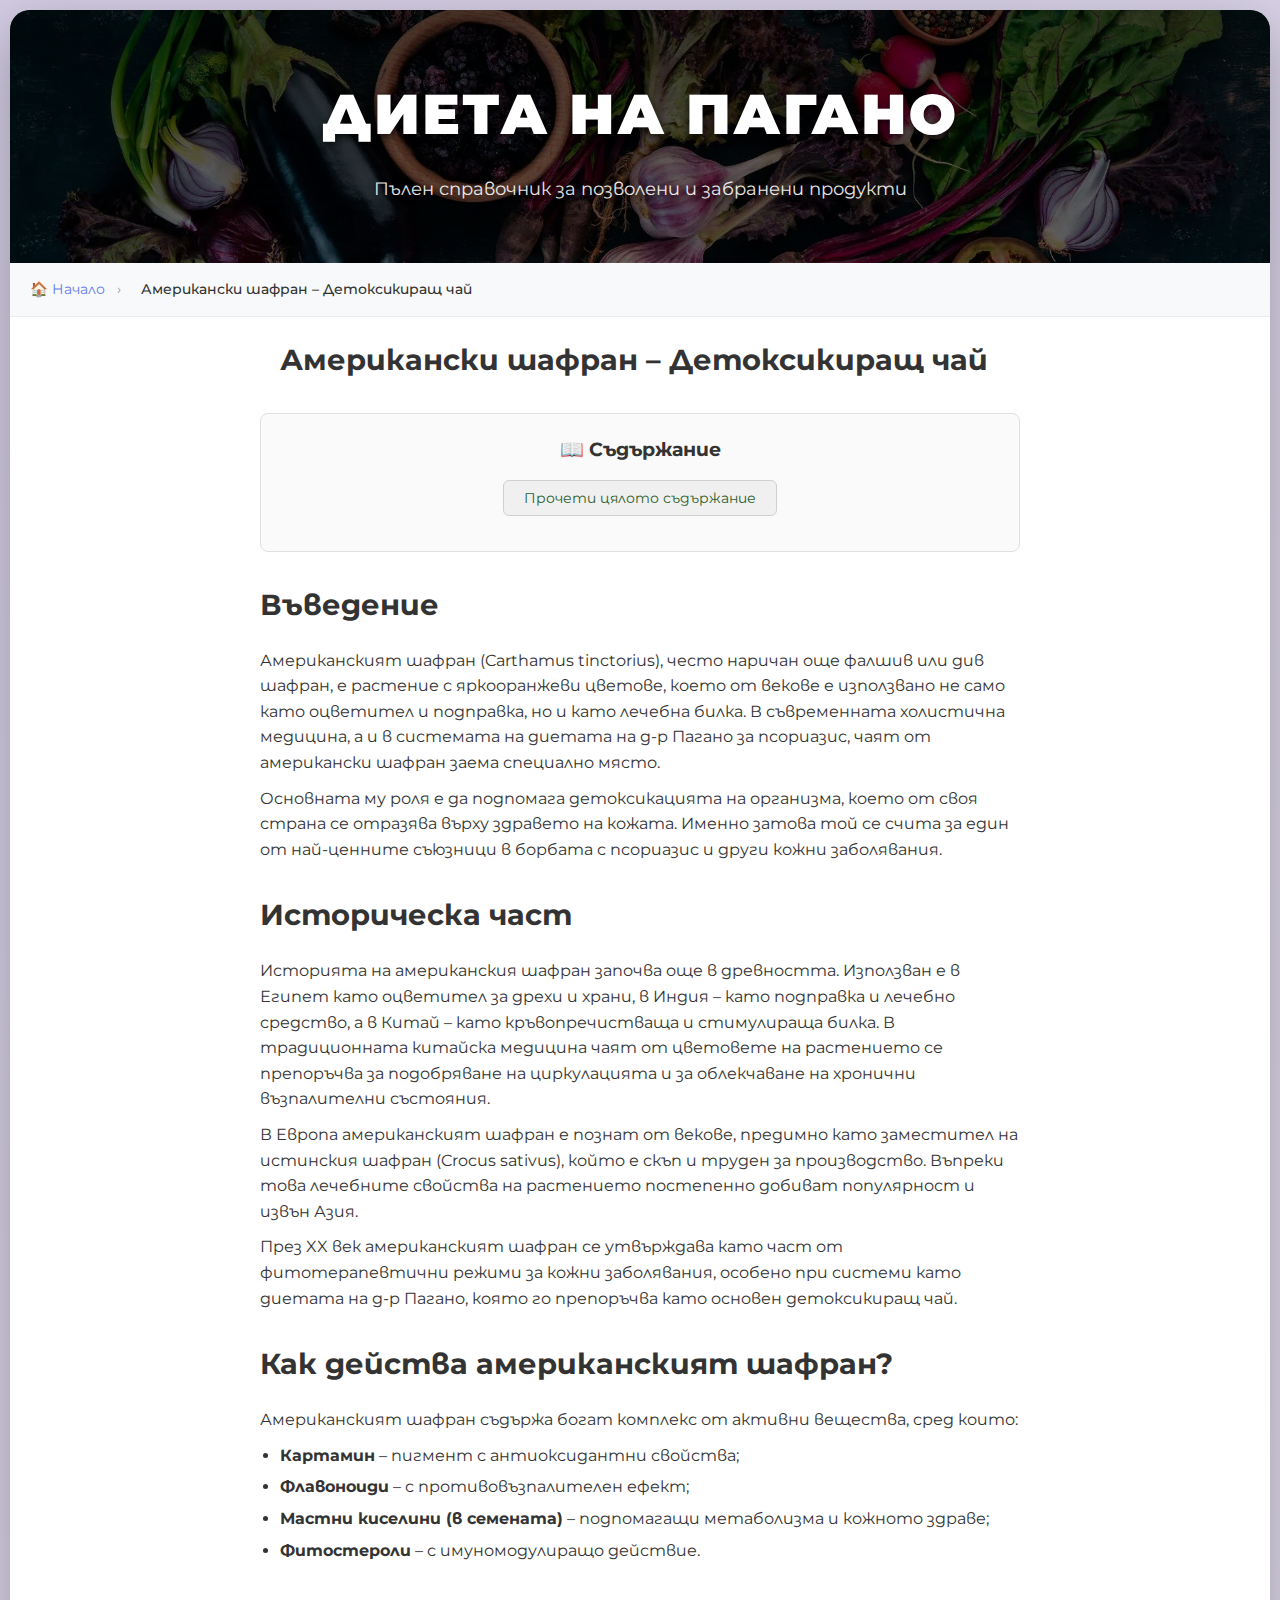
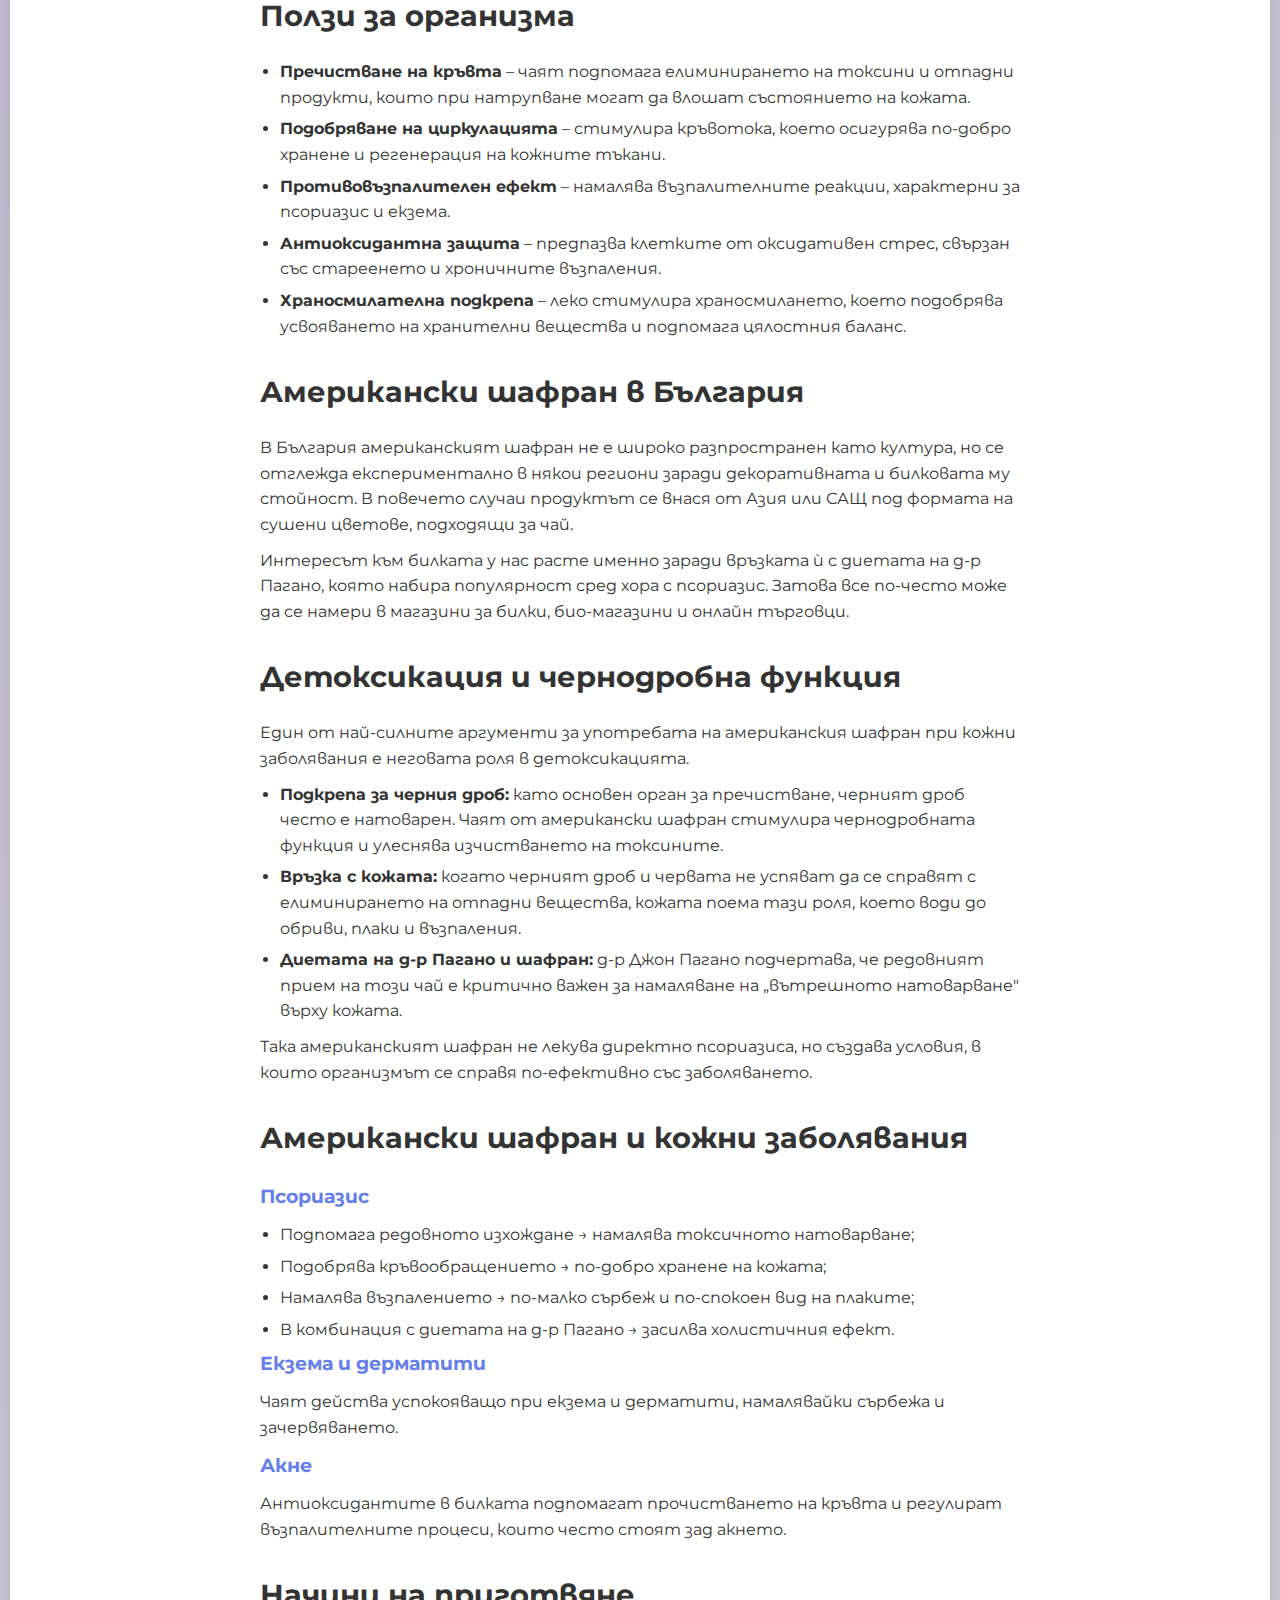
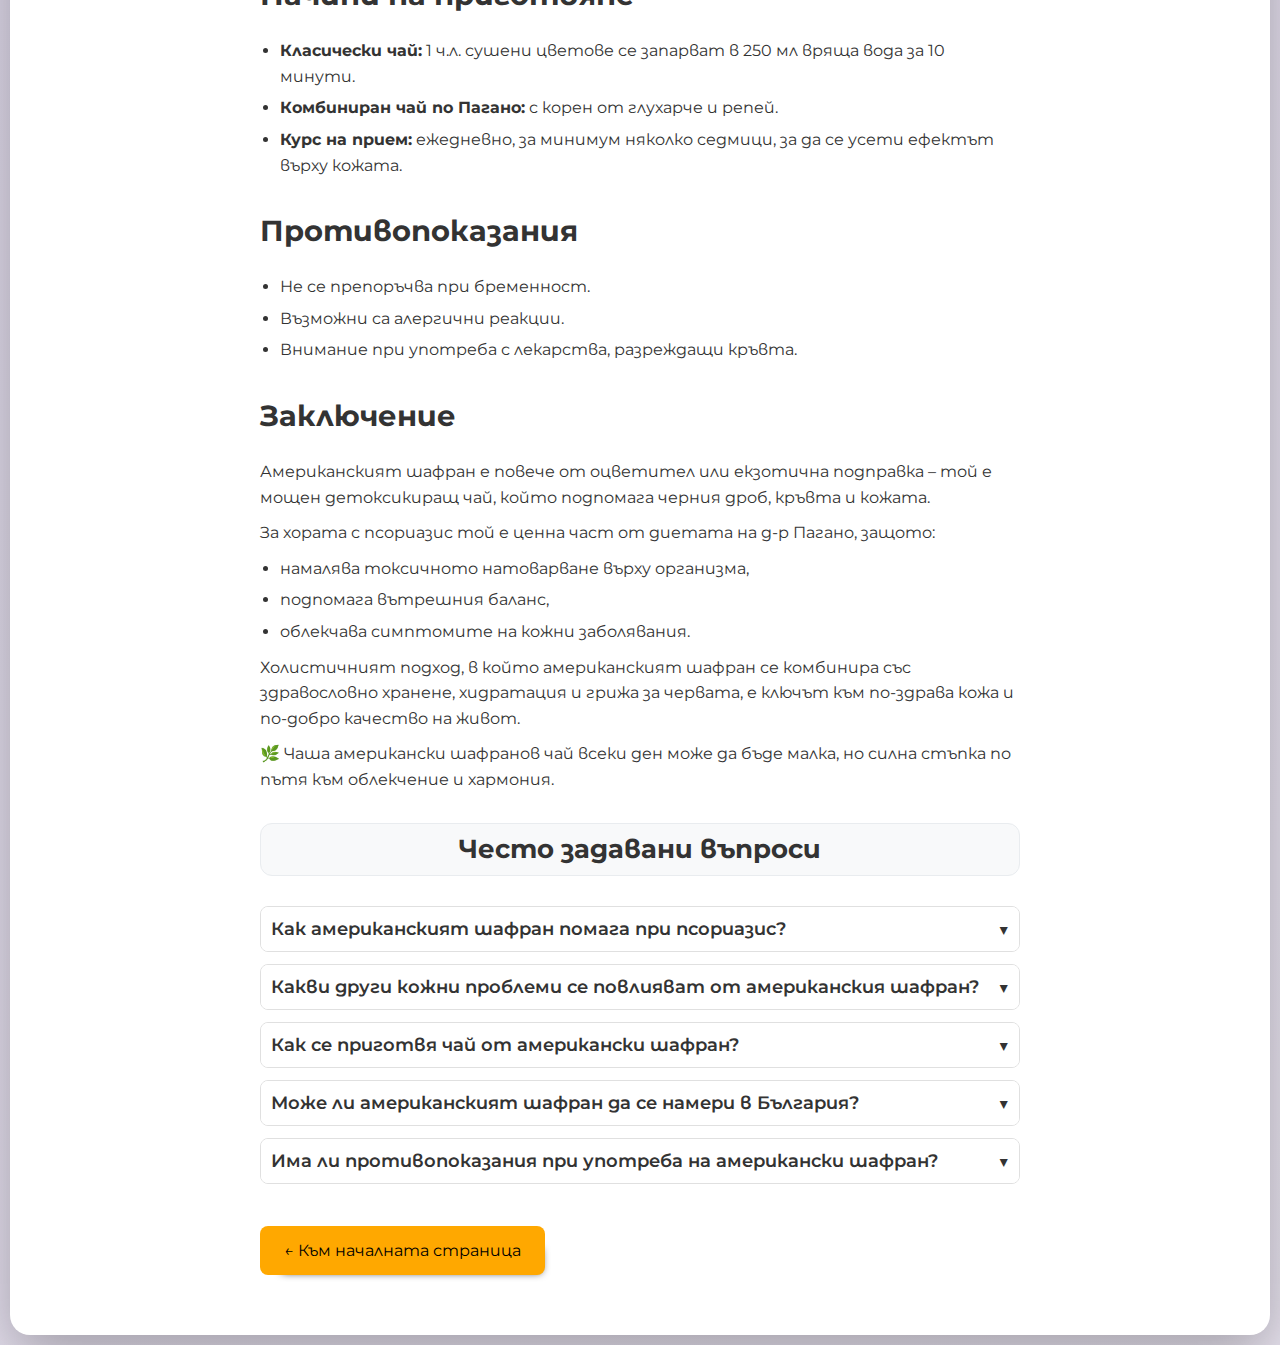
<file: amerikanski-shafran.html>
<!DOCTYPE html>
<html lang="bg">
<head>
    <meta charset="UTF-8" />
    <meta name="viewport" content="width=device-width, initial-scale=1.0" />
    <meta name="description" content="Американският шафран е детоксикиращ чай с ползи за кожата. Подпомага при псориазис, екзема и акне, част от диетата на д-р Пагано." />
    <title>Американски шафран – Детоксикиращ чай</title>

        <!-- Open Graph / Facebook -->
    <meta property="og:type" content="article" />
    <meta property="og:title" content="Американски шафран – Детоксикиращ чай" />
    <meta property="og:description" content="Американският шафран е детоксикиращ чай с ползи за кожата. Подпомага при псориазис, екзема и акне, част от диетата на д-р Пагано." />
    <meta property="og:image" content="https://psoriazis-dieta-pagano.eu/img/psoriazis-dieta-pagano.webp" />
    <meta property="og:url" content="https://psoriazis-dieta-pagano.eu/" />
    <meta property="og:site_name" content="Диета на Пагано" />
    
    <!-- Twitter -->
    <meta name="twitter:card" content="summary_large_image" />
    <meta name="twitter:title" content="Американски шафран – Детоксикиращ чай" />
    <meta name="twitter:description" content="Американският шафран е детоксикиращ чай с ползи за кожата. Подпомага при псориазис, екзема и акне, част от диетата на д-р Пагано." />
    <meta name="twitter:image" content="https://psoriazis-dieta-pagano.eu/img/psoriazis-dieta-pagano.webp" />

    <link rel="preconnect" href="https://fonts.googleapis.com" />
    <link rel="preconnect" href="https://fonts.gstatic.com" crossorigin />
    <link href="https://fonts.googleapis.com/css2?family=Montserrat:wght@300;400;500;600;700&display=swap" rel="stylesheet" />
    <link rel="icon" href="data:image/svg+xml,<svg xmlns=%22http://www.w3.org/2000/svg%22 viewBox=%220 0 100 100%22><text y=%22.9em%22 font-size=%2290%22>🥗</text></svg>">
    <link rel="stylesheet" href="styles.css" />
</head>
</head>
<body>
    <div class="container">
        <header>
          <a href="index.html" class="site-title">Диета на Пагано</a>
          <p>Пълен справочник за позволени и забранени продукти</p>
        </header>
        <nav class="breadcrumbs">
            <a href="index.html">🏠 Начало</a>
            <span>›</span>
            <span>Американски шафран – Детоксикиращ чай</span>
        </nav>
        
        <article class="product-detail">
            <div class="product-header">
                <span class="product-icon-large"></span>
                <h1>Американски шафран – Детоксикиращ чай</h1>
            </div>
            
            <nav class="table-of-contents">
                <h3>📑 Съдържание</h3>
                <ul id="toc-list"></ul>
            </nav>
            
<section class="product-section">
    <h2>Въведение</h2>
    <p>Американският шафран (Carthamus tinctorius), често наричан още фалшив или див шафран, е растение с яркооранжеви цветове, което от векове е използвано не само като оцветител и подправка, но и като лечебна билка. В съвременната холистична медицина, а и в системата на диетата на д-р Пагано за псориазис, чаят от американски шафран заема специално място.</p>
    <p>Основната му роля е да подпомага детоксикацията на организма, което от своя страна се отразява върху здравето на кожата. Именно затова той се счита за един от най-ценните съюзници в борбата с псориазис и други кожни заболявания.</p>
</section>

<section class="product-section">
    <h2>Историческа част</h2>
    <p>Историята на американския шафран започва още в древността. Използван е в Египет като оцветител за дрехи и храни, в Индия – като подправка и лечебно средство, а в Китай – като кръвопречистваща и стимулираща билка. В традиционната китайска медицина чаят от цветовете на растението се препоръчва за подобряване на циркулацията и за облекчаване на хронични възпалителни състояния.</p>
    <p>В Европа американският шафран е познат от векове, предимно като заместител на истинския шафран (Crocus sativus), който е скъп и труден за производство. Въпреки това лечебните свойства на растението постепенно добиват популярност и извън Азия.</p>
    <p>През XX век американският шафран се утвърждава като част от фитотерапевтични режими за кожни заболявания, особено при системи като диетата на д-р Пагано, която го препоръчва като основен детоксикиращ чай.</p>
</section>

<section class="product-section">
    <h2>Как действа американският шафран?</h2>
    <p>Американският шафран съдържа богат комплекс от активни вещества, сред които:</p>
    <ul>
        <li><strong>Картамин</strong> – пигмент с антиоксидантни свойства;</li>
        <li><strong>Флавоноиди</strong> – с противовъзпалителен ефект;</li>
        <li><strong>Мастни киселини (в семената)</strong> – подпомагащи метаболизма и кожното здраве;</li>
        <li><strong>Фитостероли</strong> – с имуномодулиращо действие.</li>
    </ul>
</section>

<section class="product-section">
    <h2>Ползи за организма</h2>
    <ul>
        <li><strong>Пречистване на кръвта</strong> – чаят подпомага елиминирането на токсини и отпадни продукти, които при натрупване могат да влошат състоянието на кожата.</li>
        <li><strong>Подобряване на циркулацията</strong> – стимулира кръвотока, което осигурява по-добро хранене и регенерация на кожните тъкани.</li>
        <li><strong>Противовъзпалителен ефект</strong> – намалява възпалителните реакции, характерни за псориазис и екзема.</li>
        <li><strong>Антиоксидантна защита</strong> – предпазва клетките от оксидативен стрес, свързан със стареенето и хроничните възпаления.</li>
        <li><strong>Храносмилателна подкрепа</strong> – леко стимулира храносмилането, което подобрява усвояването на хранителни вещества и подпомага цялостния баланс.</li>
    </ul>
</section>

<section class="product-section">
    <h2>Американски шафран в България</h2>
    <p>В България американският шафран не е широко разпространен като култура, но се отглежда експериментално в някои региони заради декоративната и билковата му стойност. В повечето случаи продуктът се внася от Азия или САЩ под формата на сушени цветове, подходящи за чай.</p>
    <p>Интересът към билката у нас расте именно заради връзката ѝ с диетата на д-р Пагано, която набира популярност сред хора с псориазис. Затова все по-често може да се намери в магазини за билки, био-магазини и онлайн търговци.</p>
</section>

<section class="product-section">
    <h2>Детоксикация и чернодробна функция</h2>
    <p>Един от най-силните аргументи за употребата на американския шафран при кожни заболявания е неговата роля в детоксикацията.</p>
    <ul>
        <li><strong>Подкрепа за черния дроб:</strong> като основен орган за пречистване, черният дроб често е натоварен. Чаят от американски шафран стимулира чернодробната функция и улеснява изчистването на токсините.</li>
        <li><strong>Връзка с кожата:</strong> когато черният дроб и червата не успяват да се справят с елиминирането на отпадни вещества, кожата поема тази роля, което води до обриви, плаки и възпаления.</li>
        <li><strong>Диетата на д-р Пагано и шафран:</strong> д-р Джон Пагано подчертава, че редовният прием на този чай е критично важен за намаляване на „вътрешното натоварване" върху кожата.</li>
    </ul>
    <p>Така американският шафран не лекува директно псориазиса, но създава условия, в които организмът се справя по-ефективно със заболяването.</p>
</section>

<section class="product-section">
    <h2>Американски шафран и кожни заболявания</h2>
    
    <h3>Псориазис</h3>
    <ul>
        <li>Подпомага редовното изхождане → намалява токсичното натоварване;</li>
        <li>Подобрява кръвообращението → по-добро хранене на кожата;</li>
        <li>Намалява възпалението → по-малко сърбеж и по-спокоен вид на плаките;</li>
        <li>В комбинация с диетата на д-р Пагано → засилва холистичния ефект.</li>
    </ul>
    
    <h3>Екзема и дерматити</h3>
    <p>Чаят действа успокояващо при екзема и дерматити, намалявайки сърбежа и зачервяването.</p>
    
    <h3>Акне</h3>
    <p>Антиоксидантите в билката подпомагат прочистването на кръвта и регулират възпалителните процеси, които често стоят зад акнето.</p>
</section>

<section class="product-section">
    <h2>Начини на приготвяне</h2>
    <ul>
        <li><strong>Класически чай:</strong> 1 ч.л. сушени цветове се запарват в 250 мл вряща вода за 10 минути.</li>
        <li><strong>Комбиниран чай по Пагано:</strong> с корен от глухарче и репей.</li>
        <li><strong>Курс на прием:</strong> ежедневно, за минимум няколко седмици, за да се усети ефектът върху кожата.</li>
    </ul>
</section>

<section class="product-section">
    <h2>Противопоказания</h2>
    <ul>
        <li>Не се препоръчва при бременност.</li>
        <li>Възможни са алергични реакции.</li>
        <li>Внимание при употреба с лекарства, разреждащи кръвта.</li>
    </ul>
</section>

<section class="product-section">
    <h2>Заключение</h2>
    <p>Американският шафран е повече от оцветител или екзотична подправка – той е мощен детоксикиращ чай, който подпомага черния дроб, кръвта и кожата.</p>
    <p>За хората с псориазис той е ценна част от диетата на д-р Пагано, защото:</p>
    <ul>
        <li>намалява токсичното натоварване върху организма,</li>
        <li>подпомага вътрешния баланс,</li>
        <li>облекчава симптомите на кожни заболявания.</li>
    </ul>
    <p>Холистичният подход, в който американският шафран се комбинира със здравословно хранене, хидратация и грижа за червата, е ключът към по-здрава кожа и по-добро качество на живот.</p>
    <p>🌿 Чаша американски шафранов чай всеки ден може да бъде малка, но силна стъпка по пътя към облекчение и хармония.</p>
</section>

<section class="faq-section">
    <h2>Често задавани въпроси</h2>

    <div class="faq-item">
        <button class="faq-question" onclick="toggleFAQ(this)">
            <span>Как американският шафран помага при псориазис?</span>
            <span class="faq-arrow">▼</span>
        </button>
        <div class="faq-answer">
            <p>
                Чаят от американски шафран подпомага черния дроб и детоксикацията, подобрява кръвообращението и намалява възпалението. Това води до по-спокойни плаки и по-добър вид на кожата.
            </p>
        </div>
    </div>

    <div class="faq-item">
        <button class="faq-question" onclick="toggleFAQ(this)">
            <span>Какви други кожни проблеми се повлияват от американския шафран?</span>
            <span class="faq-arrow">▼</span>
        </button>
        <div class="faq-answer">
            <p>
                Освен при псориазис, чаят има ползи и при екзема, дерматити и акне, като успокоява зачервяването, намалява сърбежа и подпомага изчистването на възпаленията.
            </p>
        </div>
    </div>

    <div class="faq-item">
        <button class="faq-question" onclick="toggleFAQ(this)">
            <span>Как се приготвя чай от американски шафран?</span>
            <span class="faq-arrow">▼</span>
        </button>
        <div class="faq-answer">
            <p>
                Класическият вариант е да се запарят 1 ч.л. сушени цветове в 250 мл вряща вода за 10 минути. В диетата на д-р Пагано често се комбинира с глухарче и репей.
            </p>
        </div>
    </div>

    <div class="faq-item">
        <button class="faq-question" onclick="toggleFAQ(this)">
            <span>Може ли американският шафран да се намери в България?</span>
            <span class="faq-arrow">▼</span>
        </button>
        <div class="faq-answer">
            <p>
                Да, макар и да не се отглежда широко, той се предлага в билкови магазини, био-магазини и онлайн. Най-често е под формата на сушени цветове за чай.
            </p>
        </div>
    </div>

    <div class="faq-item">
        <button class="faq-question" onclick="toggleFAQ(this)">
            <span>Има ли противопоказания при употреба на американски шафран?</span>
            <span class="faq-arrow">▼</span>
        </button>
        <div class="faq-answer">
            <p>
                Не се препоръчва при бременност, възможни са алергични реакции, а при употреба с лекарства за разреждане на кръвта е нужна предпазливост.
            </p>
        </div>
    </div>
</section>

            <a href="index.html" class="back-button">← Към началната страница</a>
        </article>

    </div>
    <button id="backToTop" class="back-to-top" onclick="scrollToTop()">
    ↑
    </button>
    <script src="script.js"></script>
</body>
</html>
</file>
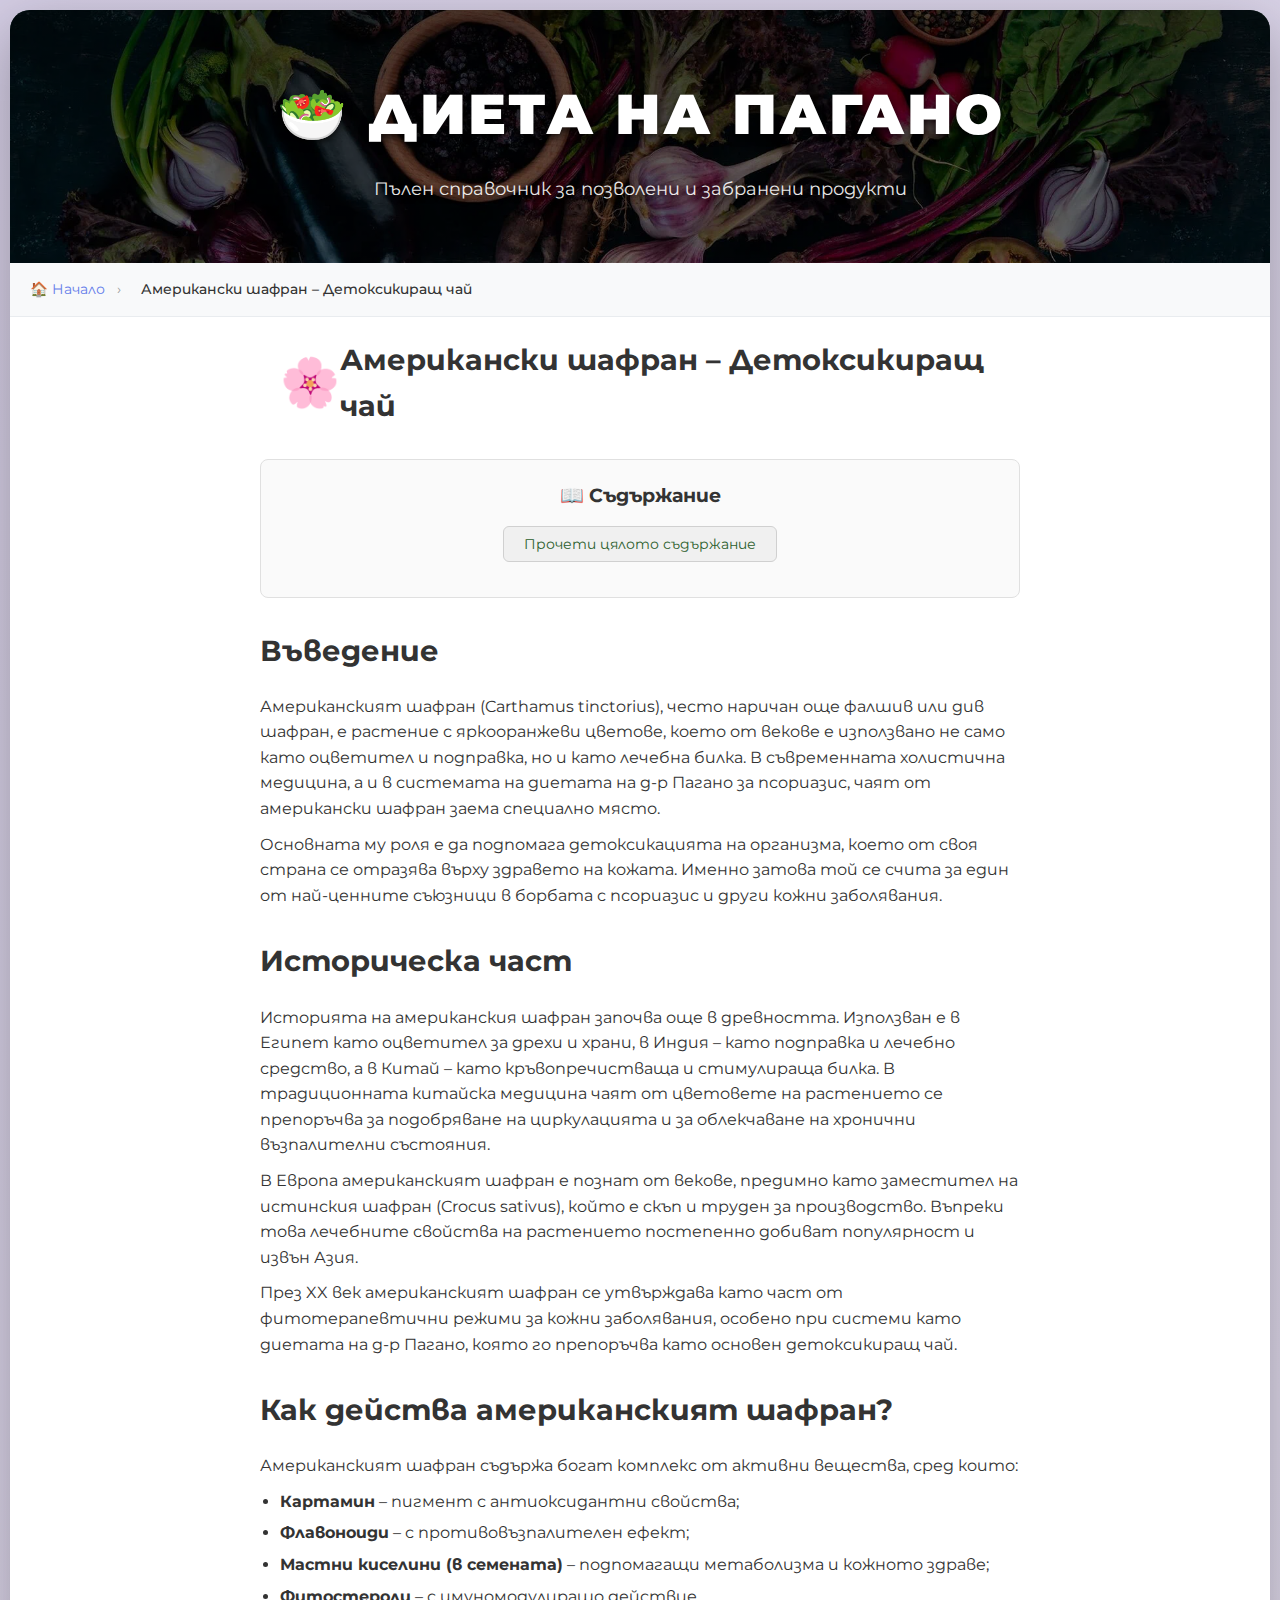
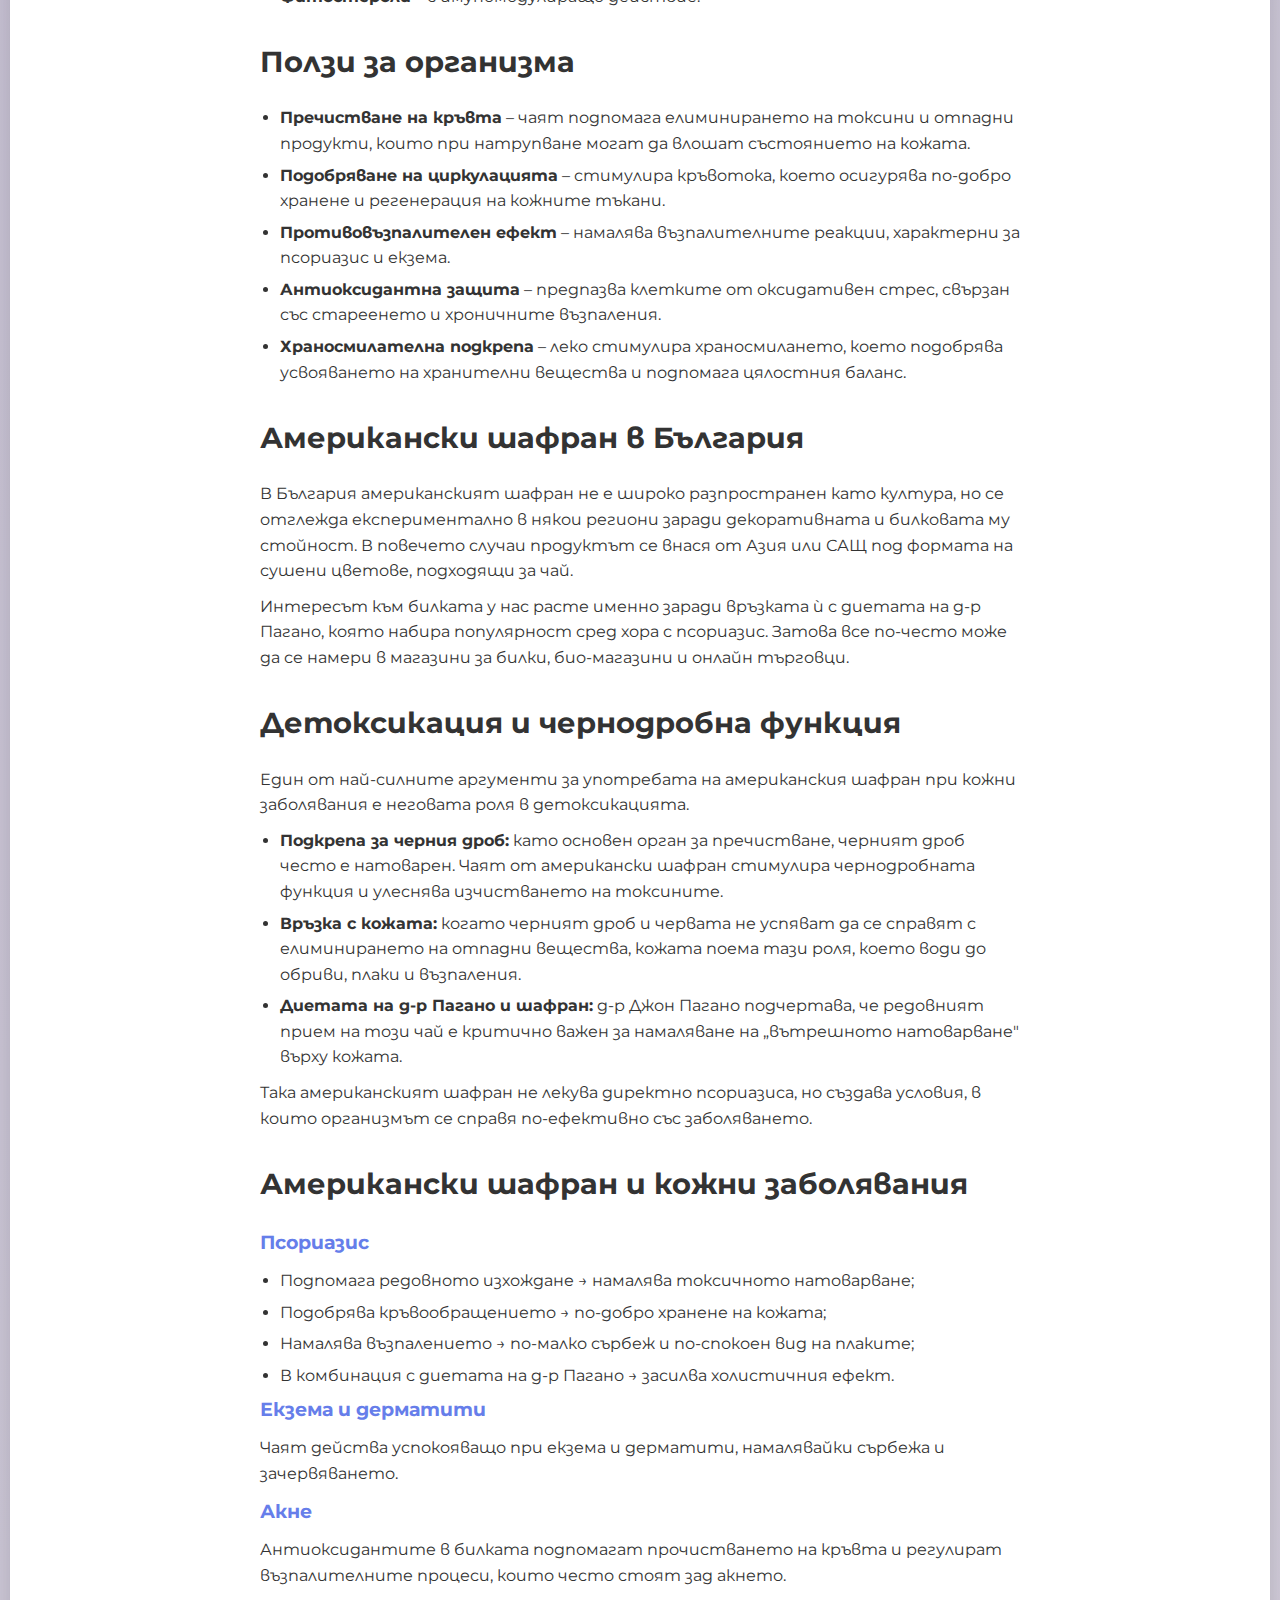
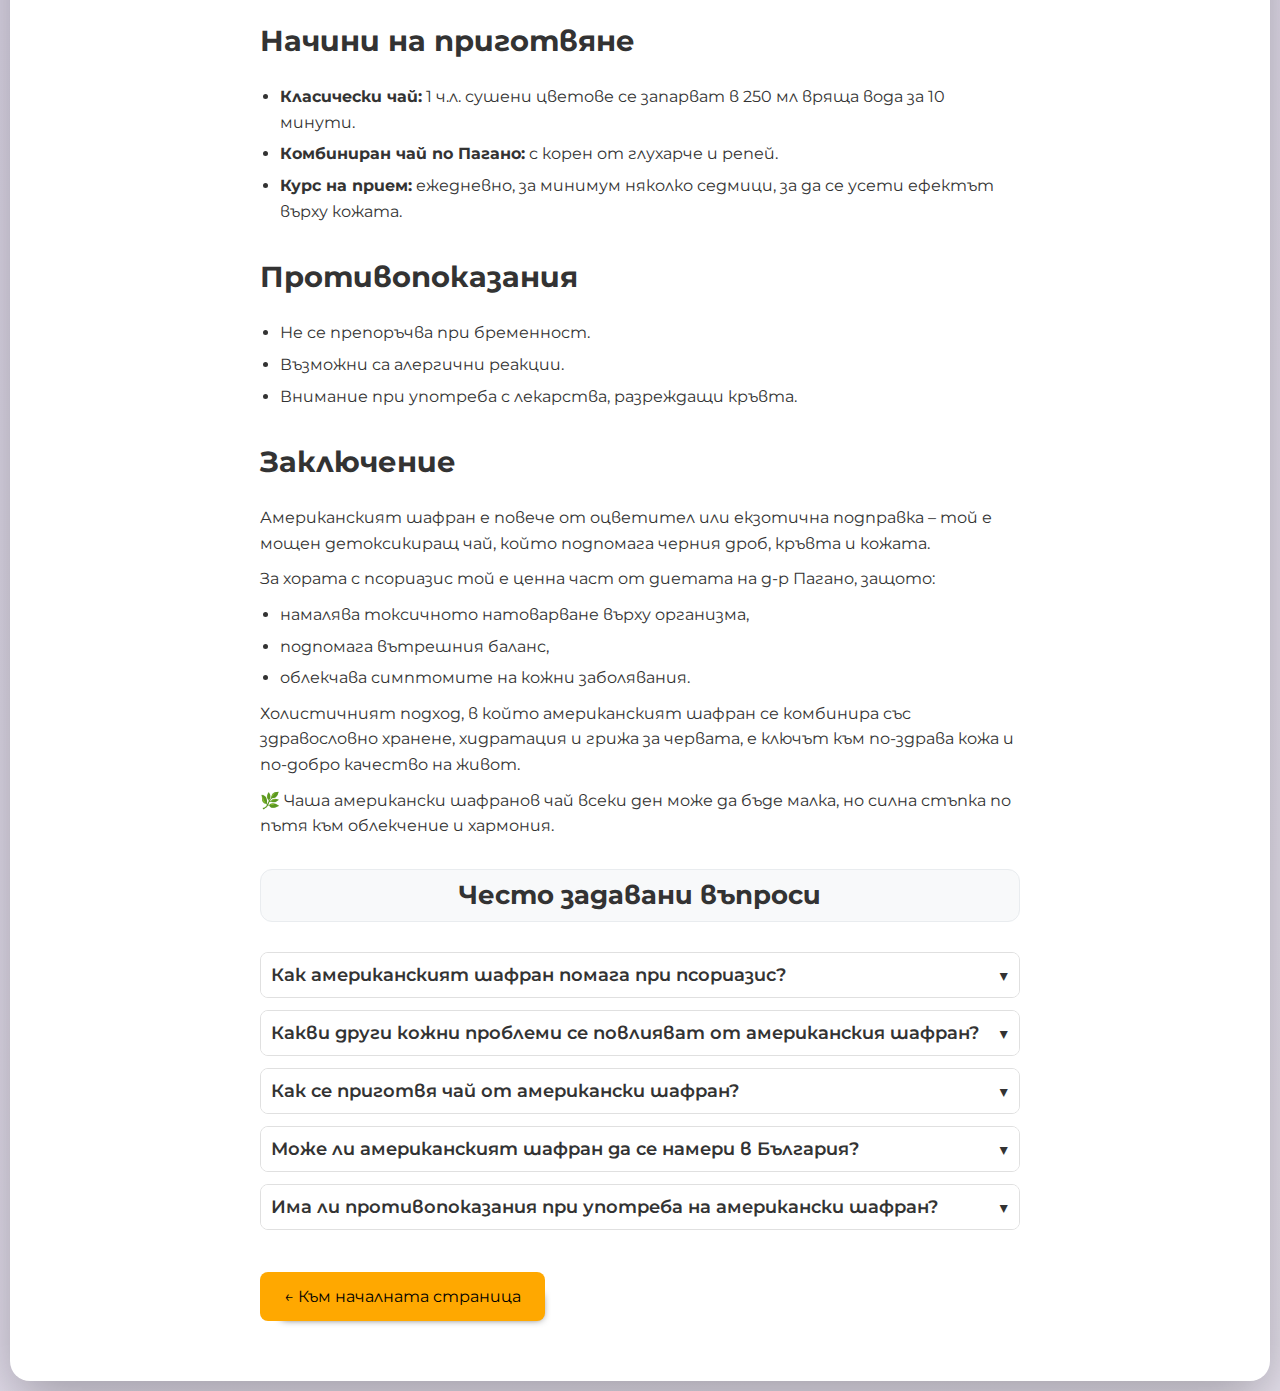
<file: amerikanski-shafran–detoksikirash-chaj.html>
<!DOCTYPE html>
<html lang="bg">
<head>
    <meta charset="UTF-8" />
    <meta name="viewport" content="width=device-width, initial-scale=1.0" />
    <meta name="description" content="Американският шафран е детоксикиращ чай с ползи за кожата. Подпомага при псориазис, екзема и акне, част от диетата на д-р Пагано." />
    <title>Американски шафран – Детоксикиращ чай</title>

        <!-- Open Graph / Facebook -->
    <meta property="og:type" content="article" />
    <meta property="og:title" content="Американски шафран – Детоксикиращ чай" />
    <meta property="og:description" content="Американският шафран е детоксикиращ чай с ползи за кожата. Подпомага при псориазис, екзема и акне, част от диетата на д-р Пагано." />
    <meta property="og:image" content="https://psoriazis-dieta-pagano.eu/img/psoriazis-dieta-pagano.webp" />
    <meta property="og:url" content="https://psoriazis-dieta-pagano.eu/" />
    <meta property="og:site_name" content="Диета на Пагано" />
    
    <!-- Twitter -->
    <meta name="twitter:card" content="summary_large_image" />
    <meta name="twitter:title" content="Американски шафран – Детоксикиращ чай" />
    <meta name="twitter:description" content="Американският шафран е детоксикиращ чай с ползи за кожата. Подпомага при псориазис, екзема и акне, част от диетата на д-р Пагано." />
    <meta name="twitter:image" content="https://psoriazis-dieta-pagano.eu/img/psoriazis-dieta-pagano.webp" />

    <link rel="preconnect" href="https://fonts.googleapis.com" />
    <link rel="preconnect" href="https://fonts.gstatic.com" crossorigin />
    <link href="https://fonts.googleapis.com/css2?family=Montserrat:wght@300;400;500;600;700&display=swap" rel="stylesheet" />
    <link rel="icon" href="data:image/svg+xml,<svg xmlns=%22http://www.w3.org/2000/svg%22 viewBox=%220 0 100 100%22><text y=%22.9em%22 font-size=%2290%22>🥗</text></svg>">
    <link rel="stylesheet" href="styles.css" />
</head>
</head>
<body>
    <div class="container">
        <header>
          <a href="index.html" class="site-title">🥗 Диета на Пагано</a>
          <p>Пълен справочник за позволени и забранени продукти</p>
        </header>
        <nav class="breadcrumbs">
            <a href="index.html">🏠 Начало</a>
            <span>›</span>
            <span>Американски шафран – Детоксикиращ чай</span>
        </nav>
        
        <article class="product-detail">
            <div class="product-header">
                <span class="product-icon-large">🌸</span>
                <h1>Американски шафран – Детоксикиращ чай</h1>
            </div>
            
            <nav class="table-of-contents">
                <h3>📑 Съдържание</h3>
                <ul id="toc-list"></ul>
            </nav>
            
<section class="product-section">
    <h2>Въведение</h2>
    <p>Американският шафран (Carthamus tinctorius), често наричан още фалшив или див шафран, е растение с яркооранжеви цветове, което от векове е използвано не само като оцветител и подправка, но и като лечебна билка. В съвременната холистична медицина, а и в системата на диетата на д-р Пагано за псориазис, чаят от американски шафран заема специално място.</p>
    <p>Основната му роля е да подпомага детоксикацията на организма, което от своя страна се отразява върху здравето на кожата. Именно затова той се счита за един от най-ценните съюзници в борбата с псориазис и други кожни заболявания.</p>
</section>

<section class="product-section">
    <h2>Историческа част</h2>
    <p>Историята на американския шафран започва още в древността. Използван е в Египет като оцветител за дрехи и храни, в Индия – като подправка и лечебно средство, а в Китай – като кръвопречистваща и стимулираща билка. В традиционната китайска медицина чаят от цветовете на растението се препоръчва за подобряване на циркулацията и за облекчаване на хронични възпалителни състояния.</p>
    <p>В Европа американският шафран е познат от векове, предимно като заместител на истинския шафран (Crocus sativus), който е скъп и труден за производство. Въпреки това лечебните свойства на растението постепенно добиват популярност и извън Азия.</p>
    <p>През XX век американският шафран се утвърждава като част от фитотерапевтични режими за кожни заболявания, особено при системи като диетата на д-р Пагано, която го препоръчва като основен детоксикиращ чай.</p>
</section>

<section class="product-section">
    <h2>Как действа американският шафран?</h2>
    <p>Американският шафран съдържа богат комплекс от активни вещества, сред които:</p>
    <ul>
        <li><strong>Картамин</strong> – пигмент с антиоксидантни свойства;</li>
        <li><strong>Флавоноиди</strong> – с противовъзпалителен ефект;</li>
        <li><strong>Мастни киселини (в семената)</strong> – подпомагащи метаболизма и кожното здраве;</li>
        <li><strong>Фитостероли</strong> – с имуномодулиращо действие.</li>
    </ul>
</section>

<section class="product-section">
    <h2>Ползи за организма</h2>
    <ul>
        <li><strong>Пречистване на кръвта</strong> – чаят подпомага елиминирането на токсини и отпадни продукти, които при натрупване могат да влошат състоянието на кожата.</li>
        <li><strong>Подобряване на циркулацията</strong> – стимулира кръвотока, което осигурява по-добро хранене и регенерация на кожните тъкани.</li>
        <li><strong>Противовъзпалителен ефект</strong> – намалява възпалителните реакции, характерни за псориазис и екзема.</li>
        <li><strong>Антиоксидантна защита</strong> – предпазва клетките от оксидативен стрес, свързан със стареенето и хроничните възпаления.</li>
        <li><strong>Храносмилателна подкрепа</strong> – леко стимулира храносмилането, което подобрява усвояването на хранителни вещества и подпомага цялостния баланс.</li>
    </ul>
</section>

<section class="product-section">
    <h2>Американски шафран в България</h2>
    <p>В България американският шафран не е широко разпространен като култура, но се отглежда експериментално в някои региони заради декоративната и билковата му стойност. В повечето случаи продуктът се внася от Азия или САЩ под формата на сушени цветове, подходящи за чай.</p>
    <p>Интересът към билката у нас расте именно заради връзката ѝ с диетата на д-р Пагано, която набира популярност сред хора с псориазис. Затова все по-често може да се намери в магазини за билки, био-магазини и онлайн търговци.</p>
</section>

<section class="product-section">
    <h2>Детоксикация и чернодробна функция</h2>
    <p>Един от най-силните аргументи за употребата на американския шафран при кожни заболявания е неговата роля в детоксикацията.</p>
    <ul>
        <li><strong>Подкрепа за черния дроб:</strong> като основен орган за пречистване, черният дроб често е натоварен. Чаят от американски шафран стимулира чернодробната функция и улеснява изчистването на токсините.</li>
        <li><strong>Връзка с кожата:</strong> когато черният дроб и червата не успяват да се справят с елиминирането на отпадни вещества, кожата поема тази роля, което води до обриви, плаки и възпаления.</li>
        <li><strong>Диетата на д-р Пагано и шафран:</strong> д-р Джон Пагано подчертава, че редовният прием на този чай е критично важен за намаляване на „вътрешното натоварване" върху кожата.</li>
    </ul>
    <p>Така американският шафран не лекува директно псориазиса, но създава условия, в които организмът се справя по-ефективно със заболяването.</p>
</section>

<section class="product-section">
    <h2>Американски шафран и кожни заболявания</h2>
    
    <h3>Псориазис</h3>
    <ul>
        <li>Подпомага редовното изхождане → намалява токсичното натоварване;</li>
        <li>Подобрява кръвообращението → по-добро хранене на кожата;</li>
        <li>Намалява възпалението → по-малко сърбеж и по-спокоен вид на плаките;</li>
        <li>В комбинация с диетата на д-р Пагано → засилва холистичния ефект.</li>
    </ul>
    
    <h3>Екзема и дерматити</h3>
    <p>Чаят действа успокояващо при екзема и дерматити, намалявайки сърбежа и зачервяването.</p>
    
    <h3>Акне</h3>
    <p>Антиоксидантите в билката подпомагат прочистването на кръвта и регулират възпалителните процеси, които често стоят зад акнето.</p>
</section>

<section class="product-section">
    <h2>Начини на приготвяне</h2>
    <ul>
        <li><strong>Класически чай:</strong> 1 ч.л. сушени цветове се запарват в 250 мл вряща вода за 10 минути.</li>
        <li><strong>Комбиниран чай по Пагано:</strong> с корен от глухарче и репей.</li>
        <li><strong>Курс на прием:</strong> ежедневно, за минимум няколко седмици, за да се усети ефектът върху кожата.</li>
    </ul>
</section>

<section class="product-section">
    <h2>Противопоказания</h2>
    <ul>
        <li>Не се препоръчва при бременност.</li>
        <li>Възможни са алергични реакции.</li>
        <li>Внимание при употреба с лекарства, разреждащи кръвта.</li>
    </ul>
</section>

<section class="product-section">
    <h2>Заключение</h2>
    <p>Американският шафран е повече от оцветител или екзотична подправка – той е мощен детоксикиращ чай, който подпомага черния дроб, кръвта и кожата.</p>
    <p>За хората с псориазис той е ценна част от диетата на д-р Пагано, защото:</p>
    <ul>
        <li>намалява токсичното натоварване върху организма,</li>
        <li>подпомага вътрешния баланс,</li>
        <li>облекчава симптомите на кожни заболявания.</li>
    </ul>
    <p>Холистичният подход, в който американският шафран се комбинира със здравословно хранене, хидратация и грижа за червата, е ключът към по-здрава кожа и по-добро качество на живот.</p>
    <p>🌿 Чаша американски шафранов чай всеки ден може да бъде малка, но силна стъпка по пътя към облекчение и хармония.</p>
</section>

<section class="faq-section">
    <h2>Често задавани въпроси</h2>

    <div class="faq-item">
        <button class="faq-question" onclick="toggleFAQ(this)">
            <span>Как американският шафран помага при псориазис?</span>
            <span class="faq-arrow">▼</span>
        </button>
        <div class="faq-answer">
            <p>
                Чаят от американски шафран подпомага черния дроб и детоксикацията, подобрява кръвообращението и намалява възпалението. Това води до по-спокойни плаки и по-добър вид на кожата.
            </p>
        </div>
    </div>

    <div class="faq-item">
        <button class="faq-question" onclick="toggleFAQ(this)">
            <span>Какви други кожни проблеми се повлияват от американския шафран?</span>
            <span class="faq-arrow">▼</span>
        </button>
        <div class="faq-answer">
            <p>
                Освен при псориазис, чаят има ползи и при екзема, дерматити и акне, като успокоява зачервяването, намалява сърбежа и подпомага изчистването на възпаленията.
            </p>
        </div>
    </div>

    <div class="faq-item">
        <button class="faq-question" onclick="toggleFAQ(this)">
            <span>Как се приготвя чай от американски шафран?</span>
            <span class="faq-arrow">▼</span>
        </button>
        <div class="faq-answer">
            <p>
                Класическият вариант е да се запарят 1 ч.л. сушени цветове в 250 мл вряща вода за 10 минути. В диетата на д-р Пагано често се комбинира с глухарче и репей.
            </p>
        </div>
    </div>

    <div class="faq-item">
        <button class="faq-question" onclick="toggleFAQ(this)">
            <span>Може ли американският шафран да се намери в България?</span>
            <span class="faq-arrow">▼</span>
        </button>
        <div class="faq-answer">
            <p>
                Да, макар и да не се отглежда широко, той се предлага в билкови магазини, био-магазини и онлайн. Най-често е под формата на сушени цветове за чай.
            </p>
        </div>
    </div>

    <div class="faq-item">
        <button class="faq-question" onclick="toggleFAQ(this)">
            <span>Има ли противопоказания при употреба на американски шафран?</span>
            <span class="faq-arrow">▼</span>
        </button>
        <div class="faq-answer">
            <p>
                Не се препоръчва при бременност, възможни са алергични реакции, а при употреба с лекарства за разреждане на кръвта е нужна предпазливост.
            </p>
        </div>
    </div>
</section>

            <a href="index.html" class="back-button">← Към началната страница</a>
        </article>

    </div>
    <button id="backToTop" class="back-to-top" onclick="scrollToTop()">
    ↑
    </button>
    <script src="script.js"></script>
</body>
</html>
</file>
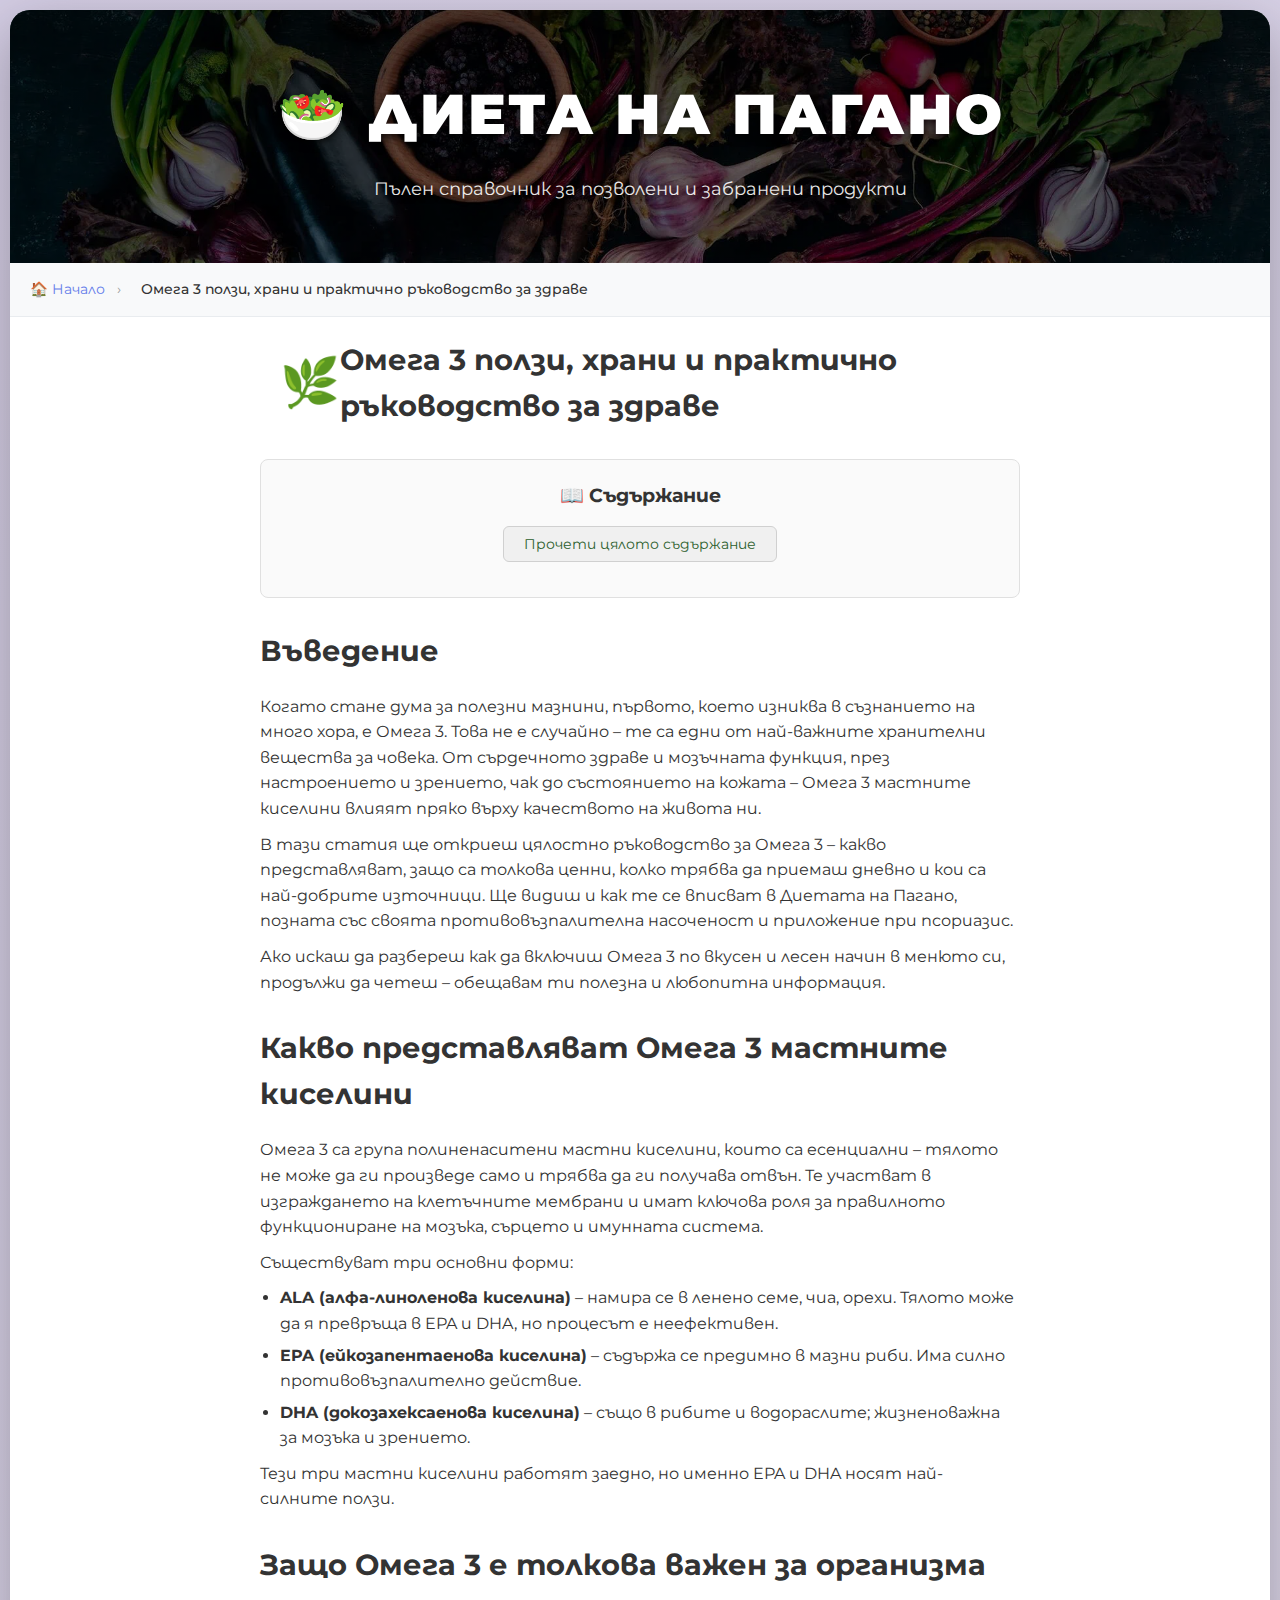
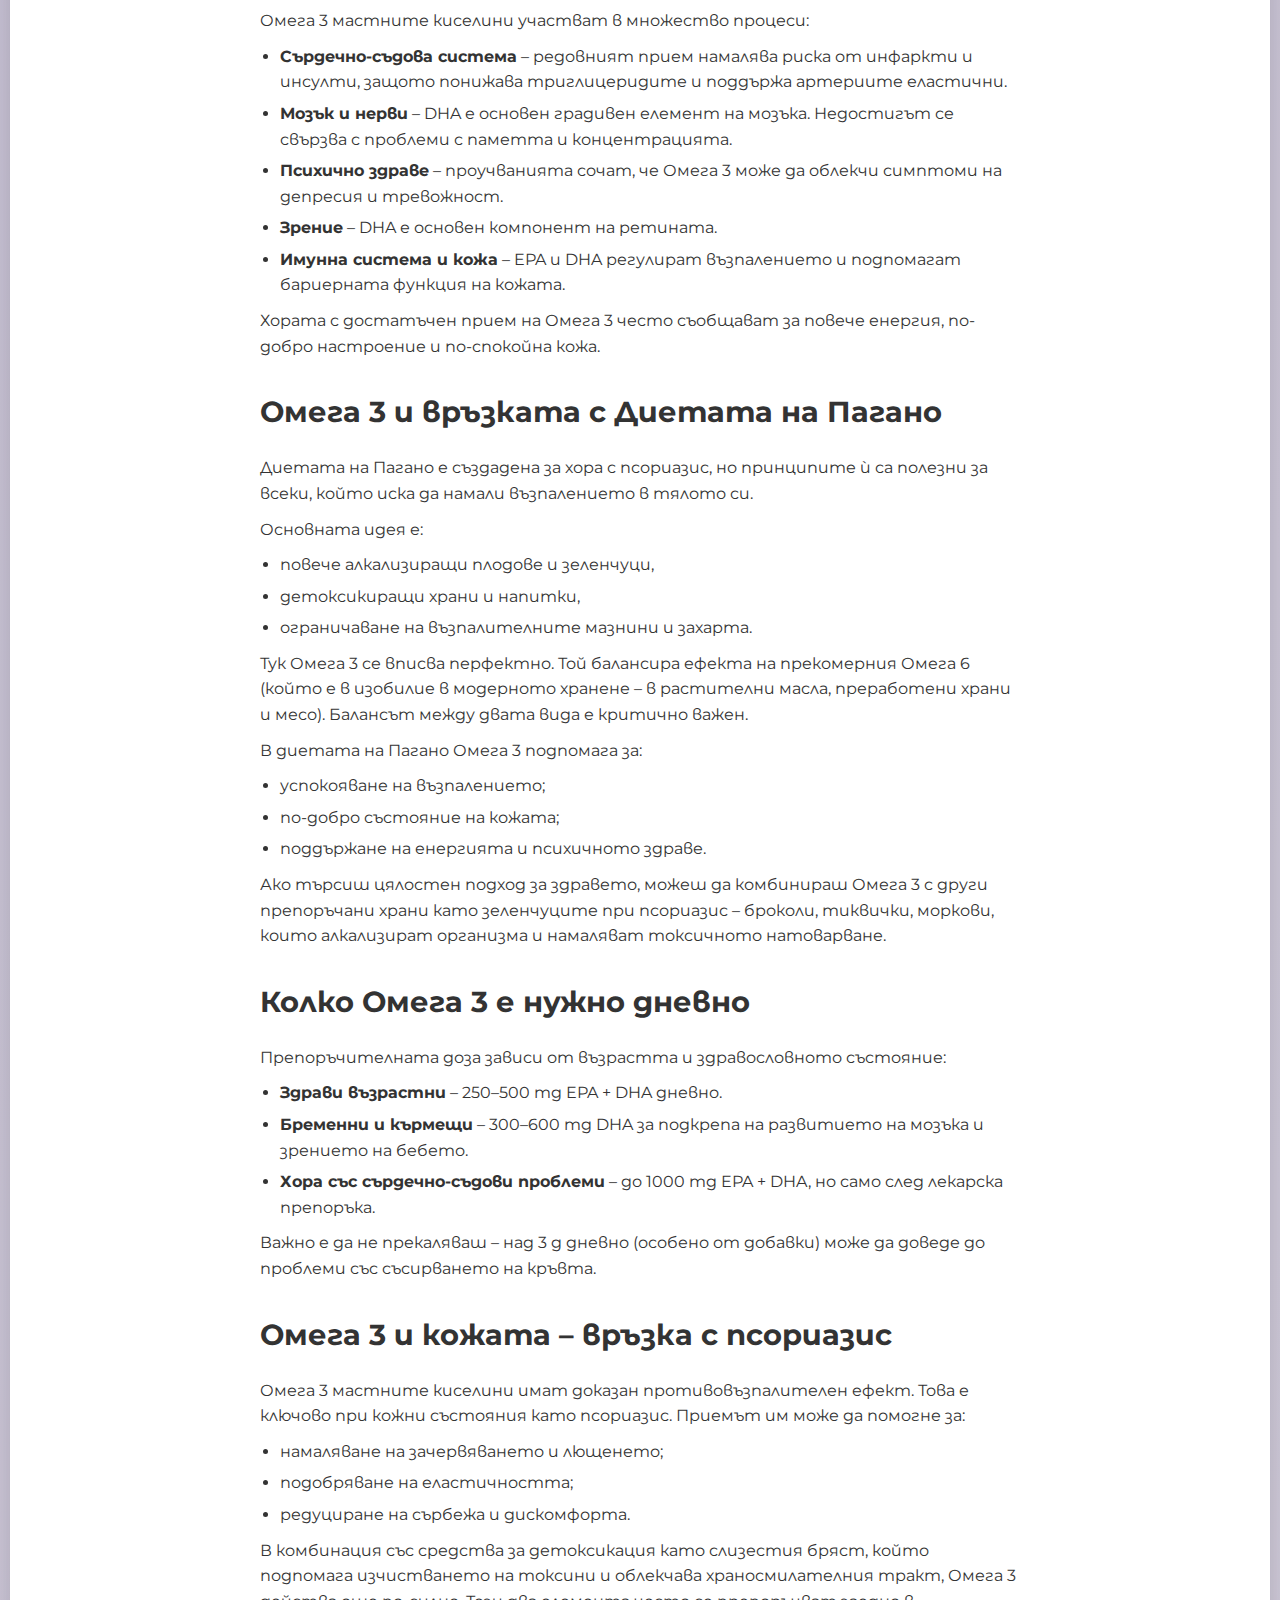
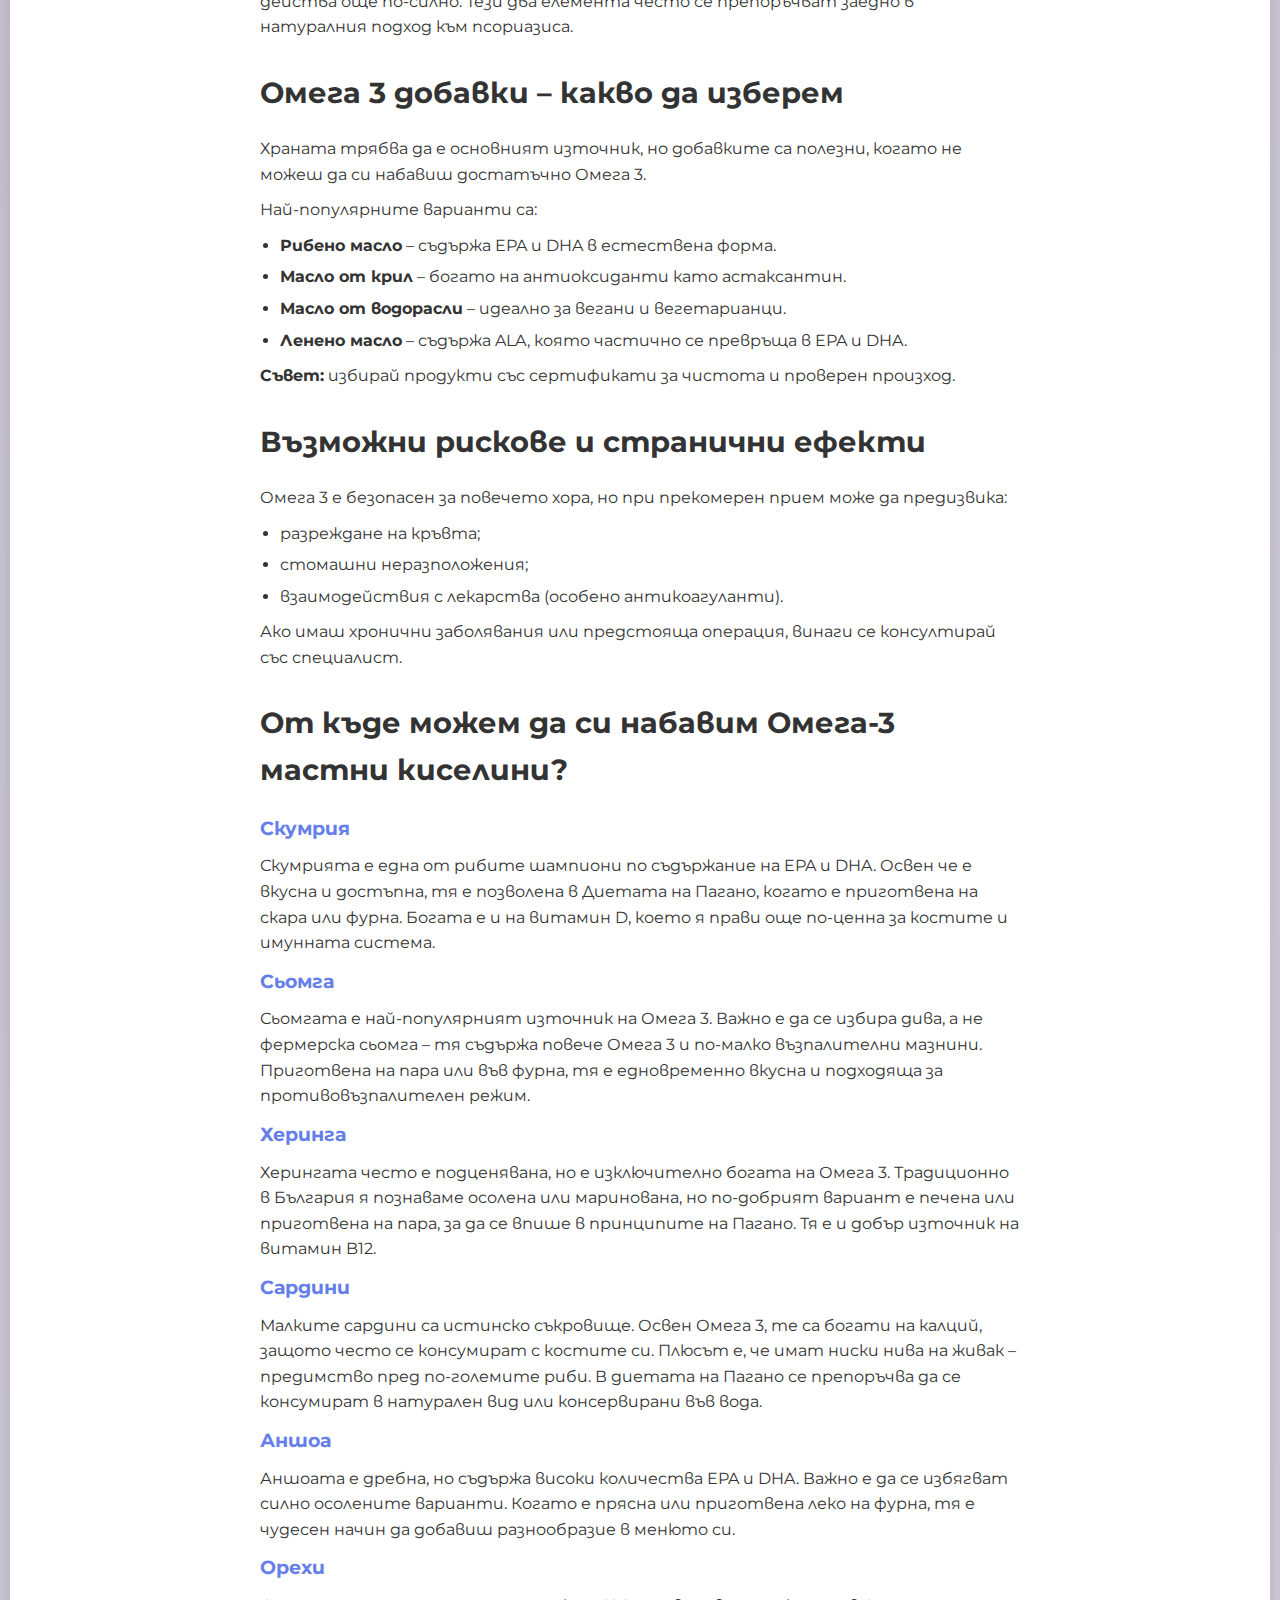
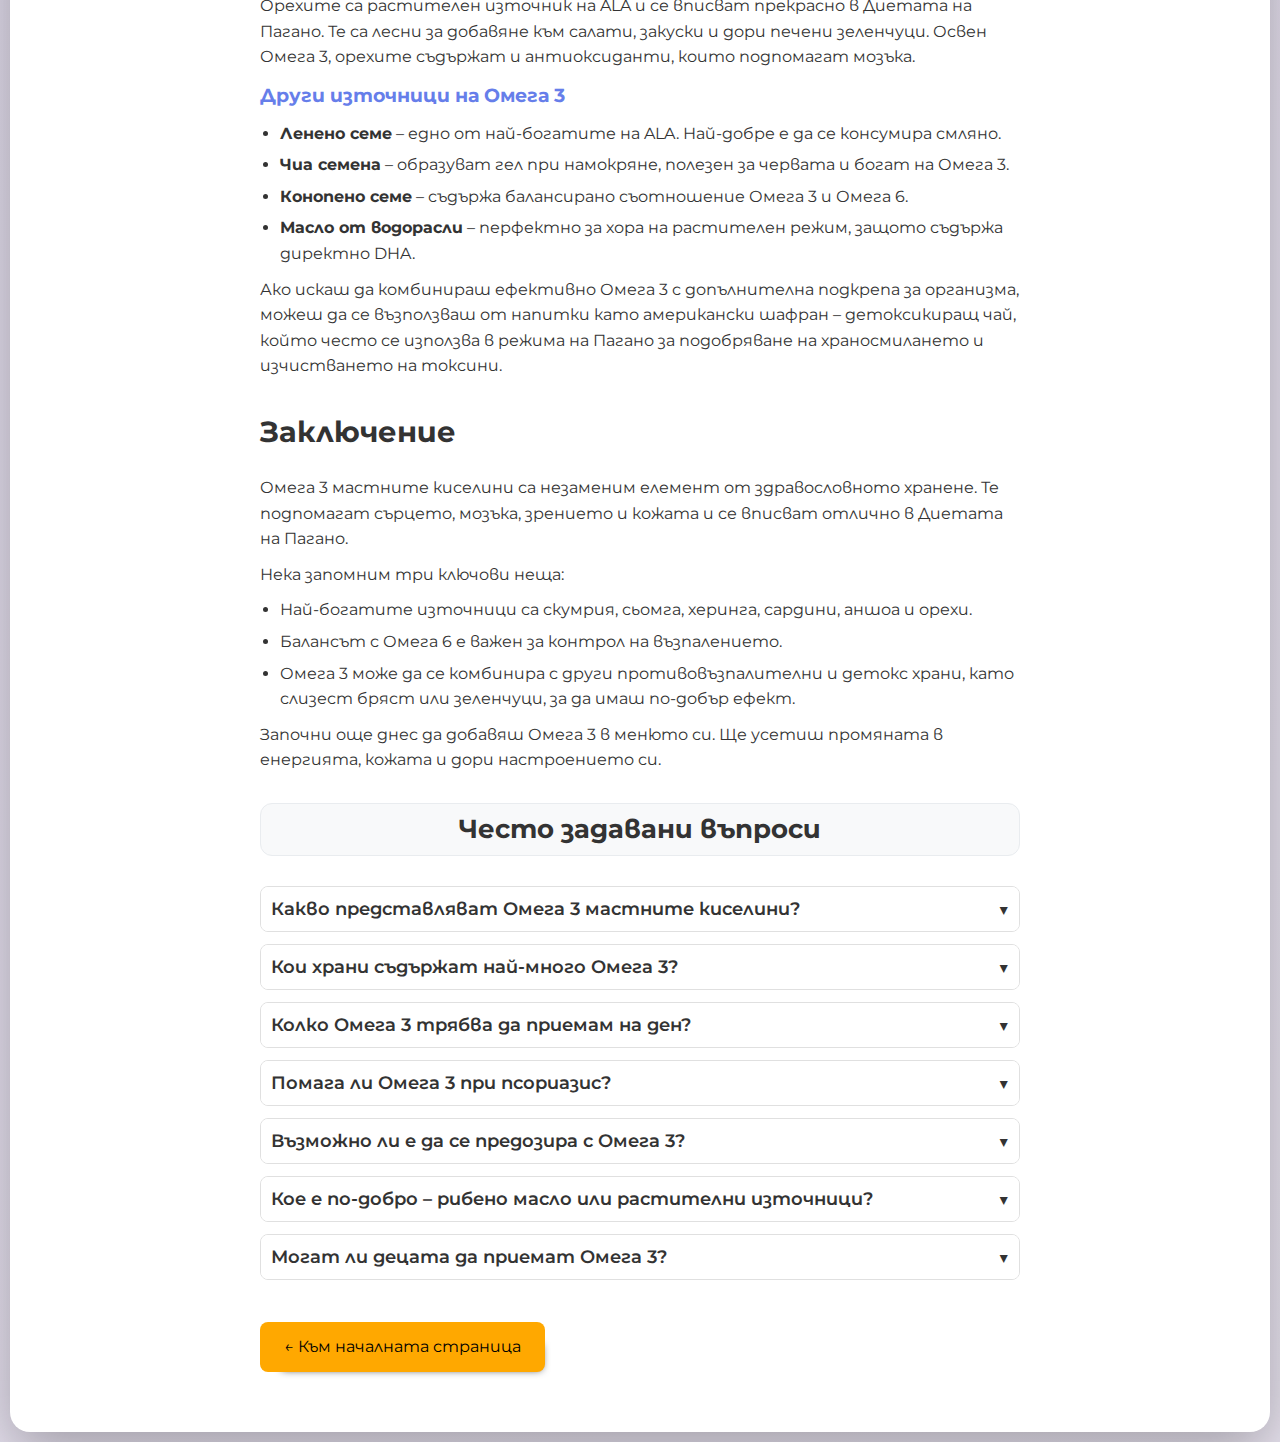
<file: omega-3.html>
<!DOCTYPE html>
<html lang="bg">
  <head>
    <meta charset="UTF-8" />
    <meta name="viewport" content="width=device-width, initial-scale=1.0" />
    <meta
      name="description"
      content="Омега 3 мастни киселини подкрепят сърце, мозък и кожа. Открий ползите, източниците и дозите според Диетата на Пагано. Започни промяната още днес!"
    />
    <title>Омега 3 ползи, храни и практично ръководство за здраве</title>

    <!-- Open Graph / Facebook -->
    <meta property="og:type" content="article" />
    <meta
      property="og:title"
      content="Омега 3 ползи, храни и практично ръководство за здраве"
    />
    <meta
      property="og:description"
      content="Омега 3 мастни киселини подкрепят сърце, мозък и кожа. Открий ползите, източниците и дозите според Диетата на Пагано. Започни промяната още днес!"
    />
    <meta
      property="og:image"
      content="https://psoriazis-dieta-pagano.eu/img/psoriazis-dieta-pagano.webp"
    />
    <meta
      property="og:url"
      content="https://psoriazis-dieta-pagano.eu/omega-3.html"
    />
    <meta property="og:site_name" content="Диета на Пагано" />
    <meta
      property="article:published_time"
      content="2025-09-29T21:48:00.000Z"
    />
    <meta property="article:modified_time" content="2025-09-29T21:48:00.000Z" />
    <meta property="article:author" content="Крис Маринов" />
    <meta property="article:section" content="Здраве и хранене" />

    <!-- Twitter -->
    <meta name="twitter:card" content="summary_large_image" />
    <meta
      name="twitter:title"
      content="Омега 3 ползи, храни и практично ръководство за здраве"
    />
    <meta
      name="twitter:description"
      content="Омега 3 мастни киселини подкрепят сърце, мозък и кожа. Открий ползите, източниците и дозите според Диетата на Пагано. Започни промяната още днес!"
    />
    <meta
      name="twitter:image"
      content="https://psoriazis-dieta-pagano.eu/img/psoriazis-dieta-pagano.webp"
    />

    <!-- Canonical URL -->
    <link
      rel="canonical"
      href="https://psoriazis-dieta-pagano.eu/omega-3.html"
    />

    <link rel="preconnect" href="https://fonts.googleapis.com" />
    <link rel="preconnect" href="https://fonts.gstatic.com" crossorigin />
    <link
      href="https://fonts.googleapis.com/css2?family=Montserrat:wght@300;400;500;600;700&display=swap"
      rel="stylesheet"
    />
    <link
      rel="icon"
      href="data:image/svg+xml,<svg xmlns=%22http://www.w3.org/2000/svg%22 viewBox=%220 0 100 100%22><text y=%22.9em%22 font-size=%2290%22>🥗</text></svg>"
    />
    <link rel="stylesheet" href="styles.css" />

    <!-- Article Schema Markup -->
    <script type="application/ld+json">
      {
        "@context": "https://schema.org",
        "@type": "Article",
        "headline": "Омега 3 ползи, храни и практично ръководство за здраве",
        "description": "Омега 3 мастни киселини подкрепят сърце, мозък и кожа. Открий ползите, източниците и дозите според Диетата на Пагано. Започни промяната още днес!",
        "image": {
          "@type": "ImageObject",
          "url": "https://psoriazis-dieta-pagano.eu/img/psoriazis-dieta-pagano.webp",
          "width": 1200,
          "height": 630
        },
        "author": {
          "@type": "Person",
          "name": "Крис Маринов",
          "url": "https://psoriazis-dieta-pagano.eu/about"
        },
        "publisher": {
          "@type": "Organization",
          "name": "Диета на Пагано",
          "logo": {
            "@type": "ImageObject",
            "url": "https://psoriazis-dieta-pagano.eu/img/logo.webp",
            "width": 600,
            "height": 60
          }
        },
        "datePublished": "2025-09-29T21:48:00.000Z",
        "dateModified": "2025-09-29T21:48:00.000Z",
        "mainEntityOfPage": {
          "@type": "WebPage",
          "@id": "https://psoriazis-dieta-pagano.eu/omega-3.html"
        },
        "articleSection": "Здраве и хранене",
        "keywords": ["омега 3", "псориазис", "диета на Пагано"],
        "about": {
          "@type": "MedicalCondition",
          "name": "Псориазис"
        },
        "inLanguage": "bg-BG"
      }
    </script>

    <!-- Breadcrumb Schema -->
    <script type="application/ld+json">
      {
        "@context": "https://schema.org",
        "@type": "BreadcrumbList",
        "itemListElement": [
          {
            "@type": "ListItem",
            "position": 1,
            "name": "Начало",
            "item": "https://psoriazis-dieta-pagano.eu/"
          },
          {
            "@type": "ListItem",
            "position": 2,
            "name": "Омега 3 ползи, храни и практично ръководство за здраве",
            "item": "https://psoriazis-dieta-pagano.eu/omega-3.html"
          }
        ]
      }
    </script>
  </head>
  <body>
    <div class="container">
      <header>
        <a href="index.html" class="site-title">🥗 Диета на Пагано</a>
        <p>Пълен справочник за позволени и забранени продукти</p>
      </header>
      <nav class="breadcrumbs">
        <a href="index.html">🏠 Начало</a>
        <span>›</span>
        <span>Омега 3 ползи, храни и практично ръководство за здраве</span>
      </nav>

      <article class="product-detail">
        <div class="product-header">
          <span class="product-icon-large">🌿</span>
          <h1>Омега 3 ползи, храни и практично ръководство за здраве</h1>
        </div>

        <nav class="table-of-contents">
          <h3>📑 Съдържание</h3>
          <ul id="toc-list"></ul>
        </nav>

        <section class="product-section">
          <h2>Въведение</h2>
          <p>
            Когато стане дума за полезни мазнини, първото, което изниква в
            съзнанието на много хора, е Омега 3. Това не е случайно – те са едни
            от най-важните хранителни вещества за човека. От сърдечното здраве и
            мозъчната функция, през настроението и зрението, чак до състоянието
            на кожата – Омега 3 мастните киселини влияят пряко върху качеството
            на живота ни.
          </p>
          <p>
            В тази статия ще откриеш цялостно ръководство за Омега 3 – какво
            представляват, защо са толкова ценни, колко трябва да приемаш дневно
            и кои са най-добрите източници. Ще видиш и как те се вписват в
            Диетата на Пагано, позната със своята противовъзпалителна насоченост
            и приложение при псориазис.
          </p>
          <p>
            Ако искаш да разбереш как да включиш Омега 3 по вкусен и лесен начин
            в менюто си, продължи да четеш – обещавам ти полезна и любопитна
            информация.
          </p>
        </section>

        <section class="product-section">
          <h2>Какво представляват Омега 3 мастните киселини</h2>
          <p>
            Омега 3 са група полиненаситени мастни киселини, които са есенциални
            – тялото не може да ги произведе само и трябва да ги получава отвън.
            Те участват в изграждането на клетъчните мембрани и имат ключова
            роля за правилното функциониране на мозъка, сърцето и имунната
            система.
          </p>
          <p>Съществуват три основни форми:</p>
          <ul>
            <li>
              <strong>ALA (алфа-линоленова киселина)</strong> – намира се в
              ленено семе, чиа, орехи. Тялото може да я превръща в EPA и DHA, но
              процесът е неефективен.
            </li>
            <li>
              <strong>EPA (ейкозапентаенова киселина)</strong> – съдържа се
              предимно в мазни риби. Има силно противовъзпалително действие.
            </li>
            <li>
              <strong>DHA (докозахексаенова киселина)</strong> – също в рибите и
              водораслите; жизненоважна за мозъка и зрението.
            </li>
          </ul>
          <p>
            Тези три мастни киселини работят заедно, но именно EPA и DHA носят
            най-силните ползи.
          </p>
        </section>

        <section class="product-section">
          <h2>Защо Омега 3 е толкова важен за организма</h2>
          <p>Омега 3 мастните киселини участват в множество процеси:</p>
          <ul>
            <li>
              <strong>Сърдечно-съдова система</strong> – редовният прием
              намалява риска от инфаркти и инсулти, защото понижава
              триглицеридите и поддържа артериите еластични.
            </li>
            <li>
              <strong>Мозък и нерви</strong> – DHA е основен градивен елемент на
              мозъка. Недостигът се свързва с проблеми с паметта и
              концентрацията.
            </li>
            <li>
              <strong>Психично здраве</strong> – проучванията сочат, че Омега 3
              може да облекчи симптоми на депресия и тревожност.
            </li>
            <li>
              <strong>Зрение</strong> – DHA е основен компонент на ретината.
            </li>
            <li>
              <strong>Имунна система и кожа</strong> – EPA и DHA регулират
              възпалението и подпомагат бариерната функция на кожата.
            </li>
          </ul>
          <p>
            Хората с достатъчен прием на Омега 3 често съобщават за повече
            енергия, по-добро настроение и по-спокойна кожа.
          </p>
        </section>

        <section class="product-section">
          <h2>Омега 3 и връзката с Диетата на Пагано</h2>
          <p>
            Диетата на Пагано е създадена за хора с псориазис, но принципите ѝ
            са полезни за всеки, който иска да намали възпалението в тялото си.
          </p>
          <p>Основната идея е:</p>
          <ul>
            <li>повече алкализиращи плодове и зеленчуци,</li>
            <li>детоксикиращи храни и напитки,</li>
            <li>ограничаване на възпалителните мазнини и захарта.</li>
          </ul>
          <p>
            Тук Омега 3 се вписва перфектно. Той балансира ефекта на прекомерния
            Омега 6 (който е в изобилие в модерното хранене – в растителни
            масла, преработени храни и месо). Балансът между двата вида е
            критично важен.
          </p>
          <p>В диетата на Пагано Омега 3 подпомага за:</p>
          <ul>
            <li>успокояване на възпалението;</li>
            <li>по-добро състояние на кожата;</li>
            <li>поддържане на енергията и психичното здраве.</li>
          </ul>
          <p>
            Ако търсиш цялостен подход за здравето, можеш да комбинираш Омега 3
            с други препоръчани храни като зеленчуците при псориазис – броколи,
            тиквички, моркови, които алкализират организма и намаляват
            токсичното натоварване.
          </p>
        </section>

        <section class="product-section">
          <h2>Колко Омега 3 е нужно дневно</h2>
          <p>
            Препоръчителната доза зависи от възрастта и здравословното
            състояние:
          </p>
          <ul>
            <li>
              <strong>Здрави възрастни</strong> – 250–500 mg EPA + DHA дневно.
            </li>
            <li>
              <strong>Бременни и кърмещи</strong> – 300–600 mg DHA за подкрепа
              на развитието на мозъка и зрението на бебето.
            </li>
            <li>
              <strong>Хора със сърдечно-съдови проблеми</strong> – до 1000 mg
              EPA + DHA, но само след лекарска препоръка.
            </li>
          </ul>
          <p>
            Важно е да не прекаляваш – над 3 g дневно (особено от добавки) може
            да доведе до проблеми със съсирването на кръвта.
          </p>
        </section>

        <section class="product-section">
          <h2>Омега 3 и кожата – връзка с псориазис</h2>
          <p>
            Омега 3 мастните киселини имат доказан противовъзпалителен ефект.
            Това е ключово при кожни състояния като псориазис. Приемът им може
            да помогне за:
          </p>
          <ul>
            <li>намаляване на зачервяването и лющенето;</li>
            <li>подобряване на еластичността;</li>
            <li>редуциране на сърбежа и дискомфорта.</li>
          </ul>
          <p>
            В комбинация със средства за детоксикация като слизестия бряст,
            който подпомага изчистването на токсини и облекчава храносмилателния
            тракт, Омега 3 действа още по-силно. Тези два елемента често се
            препоръчват заедно в натуралния подход към псориазиса.
          </p>
        </section>

        <section class="product-section">
          <h2>Омега 3 добавки – какво да изберем</h2>
          <p>
            Храната трябва да е основният източник, но добавките са полезни,
            когато не можеш да си набавиш достатъчно Омега 3.
          </p>
          <p>Най-популярните варианти са:</p>
          <ul>
            <li>
              <strong>Рибено масло</strong> – съдържа EPA и DHA в естествена
              форма.
            </li>
            <li>
              <strong>Масло от крил</strong> – богато на антиоксиданти като
              астаксантин.
            </li>
            <li>
              <strong>Масло от водорасли</strong> – идеално за вегани и
              вегетарианци.
            </li>
            <li>
              <strong>Ленено масло</strong> – съдържа ALA, която частично се
              превръща в EPA и DHA.
            </li>
          </ul>
          <p>
            <strong>Съвет:</strong> избирай продукти със сертификати за чистота
            и проверен произход.
          </p>
        </section>

        <section class="product-section">
          <h2>Възможни рискове и странични ефекти</h2>
          <p>
            Омега 3 е безопасен за повечето хора, но при прекомерен прием може
            да предизвика:
          </p>
          <ul>
            <li>разреждане на кръвта;</li>
            <li>стомашни неразположения;</li>
            <li>взаимодействия с лекарства (особено антикоагуланти).</li>
          </ul>
          <p>
            Ако имаш хронични заболявания или предстояща операция, винаги се
            консултирай със специалист.
          </p>
        </section>

        <section class="product-section">
          <h2>От къде можем да си набавим Омега-3 мастни киселини?</h2>

          <h3>Скумрия</h3>
          <p>
            Скумрията е една от рибите шампиони по съдържание на EPA и DHA.
            Освен че е вкусна и достъпна, тя е позволена в Диетата на Пагано,
            когато е приготвена на скара или фурна. Богата е и на витамин D,
            което я прави още по-ценна за костите и имунната система.
          </p>

          <h3>Сьомга</h3>
          <p>
            Сьомгата е най-популярният източник на Омега 3. Важно е да се избира
            дива, а не фермерска сьомга – тя съдържа повече Омега 3 и по-малко
            възпалителни мазнини. Приготвена на пара или във фурна, тя е
            едновременно вкусна и подходяща за противовъзпалителен режим.
          </p>

          <h3>Херинга</h3>
          <p>
            Херингата често е подценявана, но е изключително богата на Омега 3.
            Традиционно в България я познаваме осолена или маринована, но
            по-добрият вариант е печена или приготвена на пара, за да се впише в
            принципите на Пагано. Тя е и добър източник на витамин B12.
          </p>

          <h3>Сардини</h3>
          <p>
            Малките сардини са истинско съкровище. Освен Омега 3, те са богати
            на калций, защото често се консумират с костите си. Плюсът е, че
            имат ниски нива на живак – предимство пред по-големите риби. В
            диетата на Пагано се препоръчва да се консумират в натурален вид или
            консервирани във вода.
          </p>

          <h3>Аншоа</h3>
          <p>
            Аншоата е дребна, но съдържа високи количества EPA и DHA. Важно е да
            се избягват силно осолените варианти. Когато е прясна или приготвена
            леко на фурна, тя е чудесен начин да добавиш разнообразие в менюто
            си.
          </p>

          <h3>Орехи</h3>
          <p>
            Орехите са растителен източник на ALA и се вписват прекрасно в
            Диетата на Пагано. Те са лесни за добавяне към салати, закуски и
            дори печени зеленчуци. Освен Омега 3, орехите съдържат и
            антиоксиданти, които подпомагат мозъка.
          </p>

          <h3>Други източници на Омега 3</h3>
          <ul>
            <li>
              <strong>Ленено семе</strong> – едно от най-богатите на ALA.
              Най-добре е да се консумира смляно.
            </li>
            <li>
              <strong>Чиа семена</strong> – образуват гел при намокряне, полезен
              за червата и богат на Омега 3.
            </li>
            <li>
              <strong>Конопено семе</strong> – съдържа балансирано съотношение
              Омега 3 и Омега 6.
            </li>
            <li>
              <strong>Масло от водорасли</strong> – перфектно за хора на
              растителен режим, защото съдържа директно DHA.
            </li>
          </ul>
          <p>
            Ако искаш да комбинираш ефективно Омега 3 с допълнителна подкрепа за
            организма, можеш да се възползваш от напитки като американски шафран
            – детоксикиращ чай, който често се използва в режима на Пагано за
            подобряване на храносмилането и изчистването на токсини.
          </p>
        </section>

        <section class="product-section">
          <h2>Заключение</h2>
          <p>
            Омега 3 мастните киселини са незаменим елемент от здравословното
            хранене. Те подпомагат сърцето, мозъка, зрението и кожата и се
            вписват отлично в Диетата на Пагано.
          </p>
          <p>Нека запомним три ключови неща:</p>
          <ul>
            <li>
              Най-богатите източници са скумрия, сьомга, херинга, сардини, аншоа
              и орехи.
            </li>
            <li>Балансът с Омега 6 е важен за контрол на възпалението.</li>
            <li>
              Омега 3 може да се комбинира с други противовъзпалителни и детокс
              храни, като слизест бряст или зеленчуци, за да имаш по-добър
              ефект.
            </li>
          </ul>
          <p>
            Започни още днес да добавяш Омега 3 в менюто си. Ще усетиш промяната
            в енергията, кожата и дори настроението си.
          </p>
        </section>

        <section class="faq-section">
          <h2>Често задавани въпроси</h2>

          <div class="faq-item">
            <button class="faq-question" onclick="toggleFAQ(this)">
              <span>Какво представляват Омега 3 мастните киселини?</span>
              <span class="faq-arrow">▼</span>
            </button>
            <div class="faq-answer">
              <p>
                Омега 3 са есенциални мазнини, които организмът не може да
                произведе. Те се набавят от риба, ядки, семена или добавки и
                играят ключова роля за здравето на сърцето, мозъка и кожата.
              </p>
            </div>
          </div>

          <div class="faq-item">
            <button class="faq-question" onclick="toggleFAQ(this)">
              <span>Кои храни съдържат най-много Омега 3?</span>
              <span class="faq-arrow">▼</span>
            </button>
            <div class="faq-answer">
              <p>
                Най-богати са мазните риби като скумрия, сьомга, сардини,
                херинга и аншоа, както и растителните източници – орехи, ленено
                и чиа семена.
              </p>
            </div>
          </div>

          <div class="faq-item">
            <button class="faq-question" onclick="toggleFAQ(this)">
              <span>Колко Омега 3 трябва да приемам на ден?</span>
              <span class="faq-arrow">▼</span>
            </button>
            <div class="faq-answer">
              <p>
                Обичайно се препоръчват 250–500 mg EPA и DHA дневно. При
                бременни и хора с хронични заболявания нуждите може да са
                по-високи, затова консултацията със специалист е най-добрият
                вариант.
              </p>
            </div>
          </div>

          <div class="faq-item">
            <button class="faq-question" onclick="toggleFAQ(this)">
              <span>Помага ли Омега 3 при псориазис?</span>
              <span class="faq-arrow">▼</span>
            </button>
            <div class="faq-answer">
              <p>
                Да. Омега 3 има противовъзпалително действие и може да намали
                зачервяването и лющенето на кожата. Затова е важна част от
                Диетата на Пагано.
              </p>
            </div>
          </div>

          <div class="faq-item">
            <button class="faq-question" onclick="toggleFAQ(this)">
              <span>Възможно ли е да се предозира с Омега 3?</span>
              <span class="faq-arrow">▼</span>
            </button>
            <div class="faq-answer">
              <p>
                Да, при прекалено високи дози има риск от проблеми със
                съсирването на кръвта. Затова спазвай препоръчаните количества.
              </p>
            </div>
          </div>

          <div class="faq-item">
            <button class="faq-question" onclick="toggleFAQ(this)">
              <span
                >Кое е по-добро – рибено масло или растителни източници?</span
              >
              <span class="faq-arrow">▼</span>
            </button>
            <div class="faq-answer">
              <p>
                Рибеното масло дава EPA и DHA директно, а растителните източници
                съдържат ALA. Най-добре е да комбинираш двата подхода, според
                режима си.
              </p>
            </div>
          </div>

          <div class="faq-item">
            <button class="faq-question" onclick="toggleFAQ(this)">
              <span>Могат ли децата да приемат Омега 3?</span>
              <span class="faq-arrow">▼</span>
            </button>
            <div class="faq-answer">
              <p>
                Да, Омега 3 е полезен за растежа и развитието на децата. Дозата
                трябва да се съобрази с възрастта и да се обсъди с педиатър.
              </p>
            </div>
          </div>
        </section>

        <a href="index.html" class="back-button">← Към началната страница</a>
      </article>
    </div>
    <button id="backToTop" class="back-to-top" onclick="scrollToTop()">
      ↑
    </button>
    <script src="script.js"></script>
  </body>
</html>
</file>
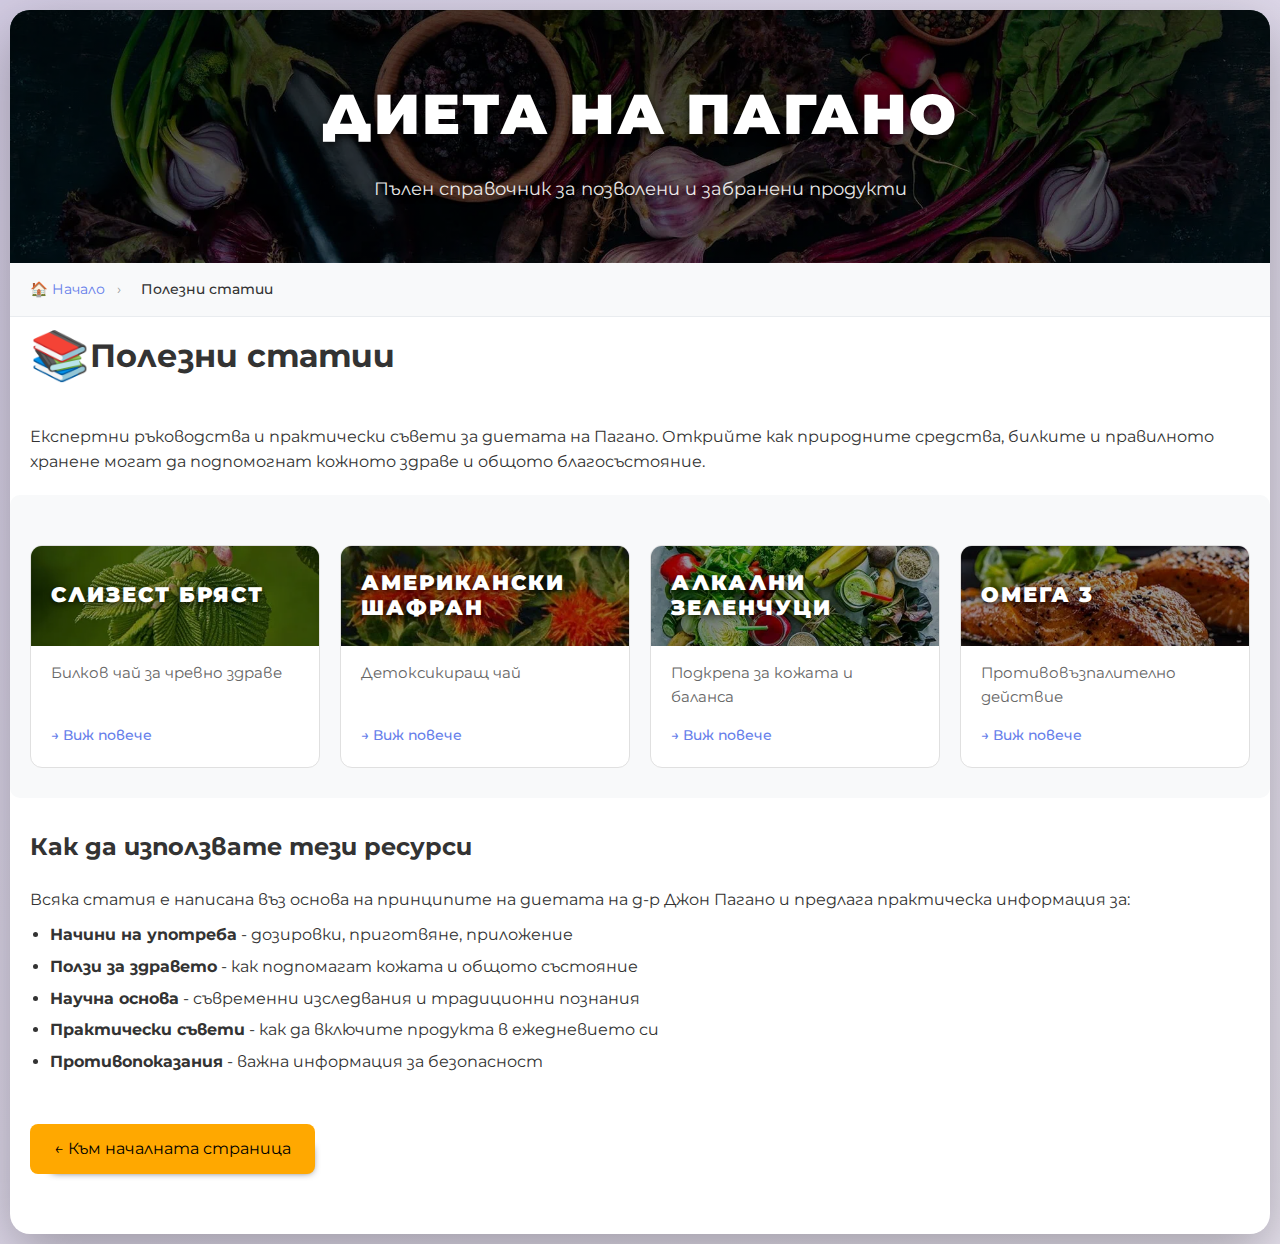
<file: polezni-statii.html>
<!DOCTYPE html>
<html lang="bg">
<head>
    <meta charset="UTF-8" />
    <meta name="viewport" content="width=device-width, initial-scale=1.0" />
    <meta name="description" content="Полезни статии за диетата на Пагано, билки, хранителни добавки и природни средства при псориазис. Експертни ръководства и практически съвети." />
    <title>Полезни статии - Диета на Пагано</title>
    <link rel="preconnect" href="https://fonts.googleapis.com" />
    <link rel="preconnect" href="https://fonts.gstatic.com" crossorigin />
    <link href="https://fonts.googleapis.com/css2?family=Montserrat:wght@300;400;500;600;700&display=swap" rel="stylesheet" />
    <link rel="icon" href="data:image/svg+xml,<svg xmlns=%22http://www.w3.org/2000/svg%22 viewBox=%220 0 100 100%22><text y=%22.9em%22 font-size=%2290%22>🥗</text></svg>">
    <link rel="stylesheet" href="styles.css" />
</head>
<body>
    <div class="container">
        <header>
            <a href="index.html" class="site-title">Диета на Пагано</a>
            <p>Пълен справочник за позволени и забранени продукти</p>
        </header>
        
        <nav class="breadcrumbs">
            <a href="index.html">🏠 Начало</a>
            <span>›</span>
            <span>Полезни статии</span>
        </nav>
        
        <article class="archive-layout">
            <div class="product-header">
                <span class="product-icon-large">📚</span>
                <h1>Полезни статии</h1>
            </div>
            
            <section class="product-section archive-section">
                <p>Експертни ръководства и практически съвети за диетата на Пагано. Открийте как природните средства, билките и правилното хранене могат да подпомогнат кожното здраве и общото благосъстояние.</p>
            </section>

            <div class="catalog">
                <div class="catalog-grid">
          <a href="slizest-bryast.html" class="catalog-card">
            <div class="catalog-image">
              <img src="img/slippery-elm.webp" alt="Слизест бряст" />
              <h3>Слизест бряст</h3>
              <!-- ТРЯБВА ДА Е ТУК - ВЪТРЕ В ИМИДЖА -->
            </div>
            <p>Билков чай за чревно здраве</p>
            <span class="catalog-arrow">→ Виж повече</span>
          </a>

          <a
            href="amerikanski-shafran–detoksikirash-chaj.html"
            class="catalog-card"
          >
            <div class="catalog-image">
              <img src="img/american-saffron.webp" alt="Американски шафран" />
              <h3>Американски шафран</h3>
              <!-- ТРЯБВА ДА Е ТУК - ВЪТРЕ В ИМИДЖА -->
            </div>
            <p>Детоксикиращ чай</p>
            <span class="catalog-arrow">→ Виж повече</span>
          </a>

          <a href="zelenchuci-psoriazis.html" class="catalog-card">
            <div class="catalog-image">
              <img src="img/alkaline-vegetables.webp" alt="Алкални зеленчуци" />
              <h3>Алкални зеленчуци</h3>
              <!-- ТРЯБВА ДА Е ТУК - ВЪТРЕ В ИМИДЖА -->
            </div>
            <p>Подкрепа за кожата и баланса</p>
            <span class="catalog-arrow">→ Виж повече</span>
          </a>

          <a href="omega-3.html" class="catalog-card">
            <div class="catalog-image">
              <img src="img/omega-3.webp" alt="Омега 3" />
              <h3>Омега 3</h3>
              <!-- ТРЯБВА ДА Е ТУК - ВЪТРЕ В ИМИДЖА -->
            </div>
            <p>Противовъзпалително действие</p>
            <span class="catalog-arrow">→ Виж повече</span>
          </a>
        </div>
            </div>

            <section class="product-section archive-section">
                <h2>Как да използвате тези ресурси</h2>
                <p>Всяка статия е написана въз основа на принципите на диетата на д-р Джон Пагано и предлага практическа информация за:</p>
                <ul>
                    <li><strong>Начини на употреба</strong> - дозировки, приготвяне, приложение</li>
                    <li><strong>Ползи за здравето</strong> - как подпомагат кожата и общото състояние</li>
                    <li><strong>Научна основа</strong> - съвременни изследвания и традиционни познания</li>
                    <li><strong>Практически съвети</strong> - как да включите продукта в ежедневието си</li>
                    <li><strong>Противопоказания</strong> - важна информация за безопасност</li>
                </ul>
            </section>

            <a href="index.html" class="back-button archive-back-button">← Към началната страница</a>
        </article>
    </div>
    
    <button id="backToTop" class="back-to-top" onclick="scrollToTop()">
        ↑
    </button>
    <script src="script.js"></script>
</body>
</html>
</file>
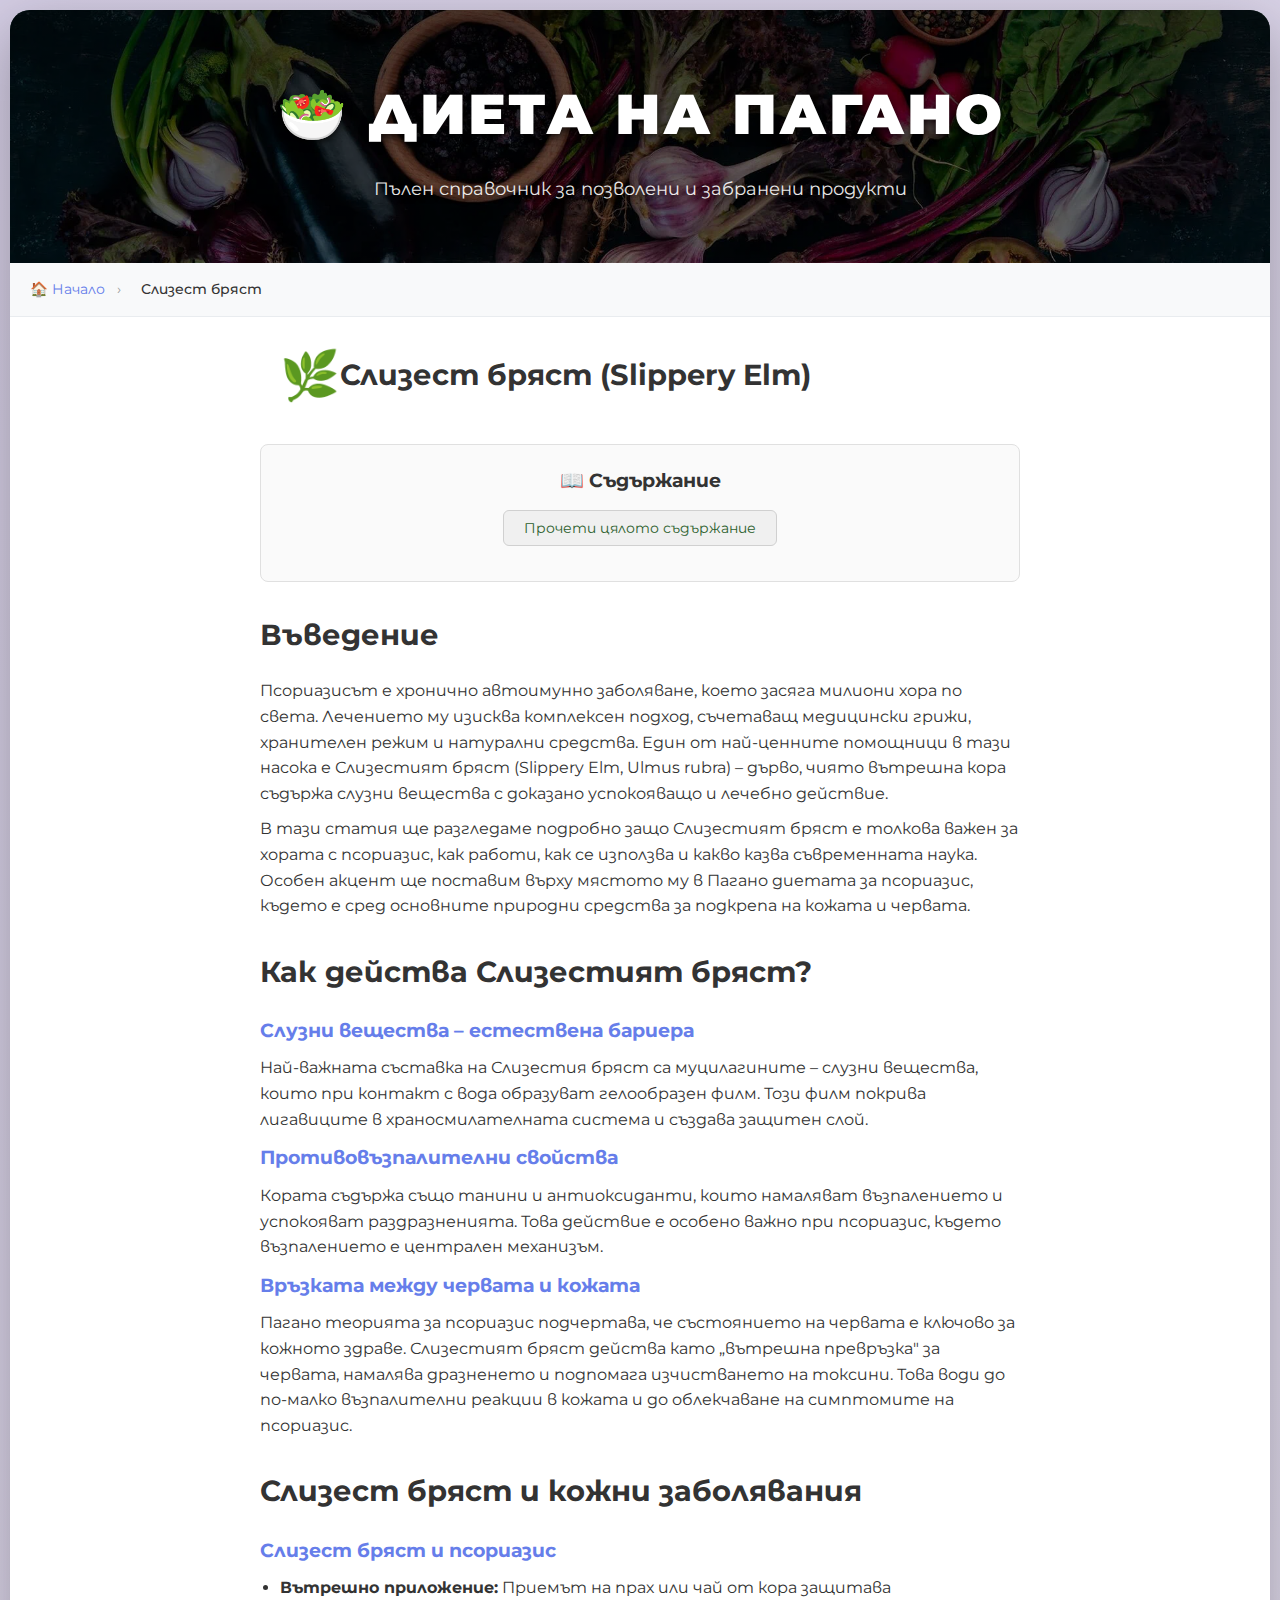
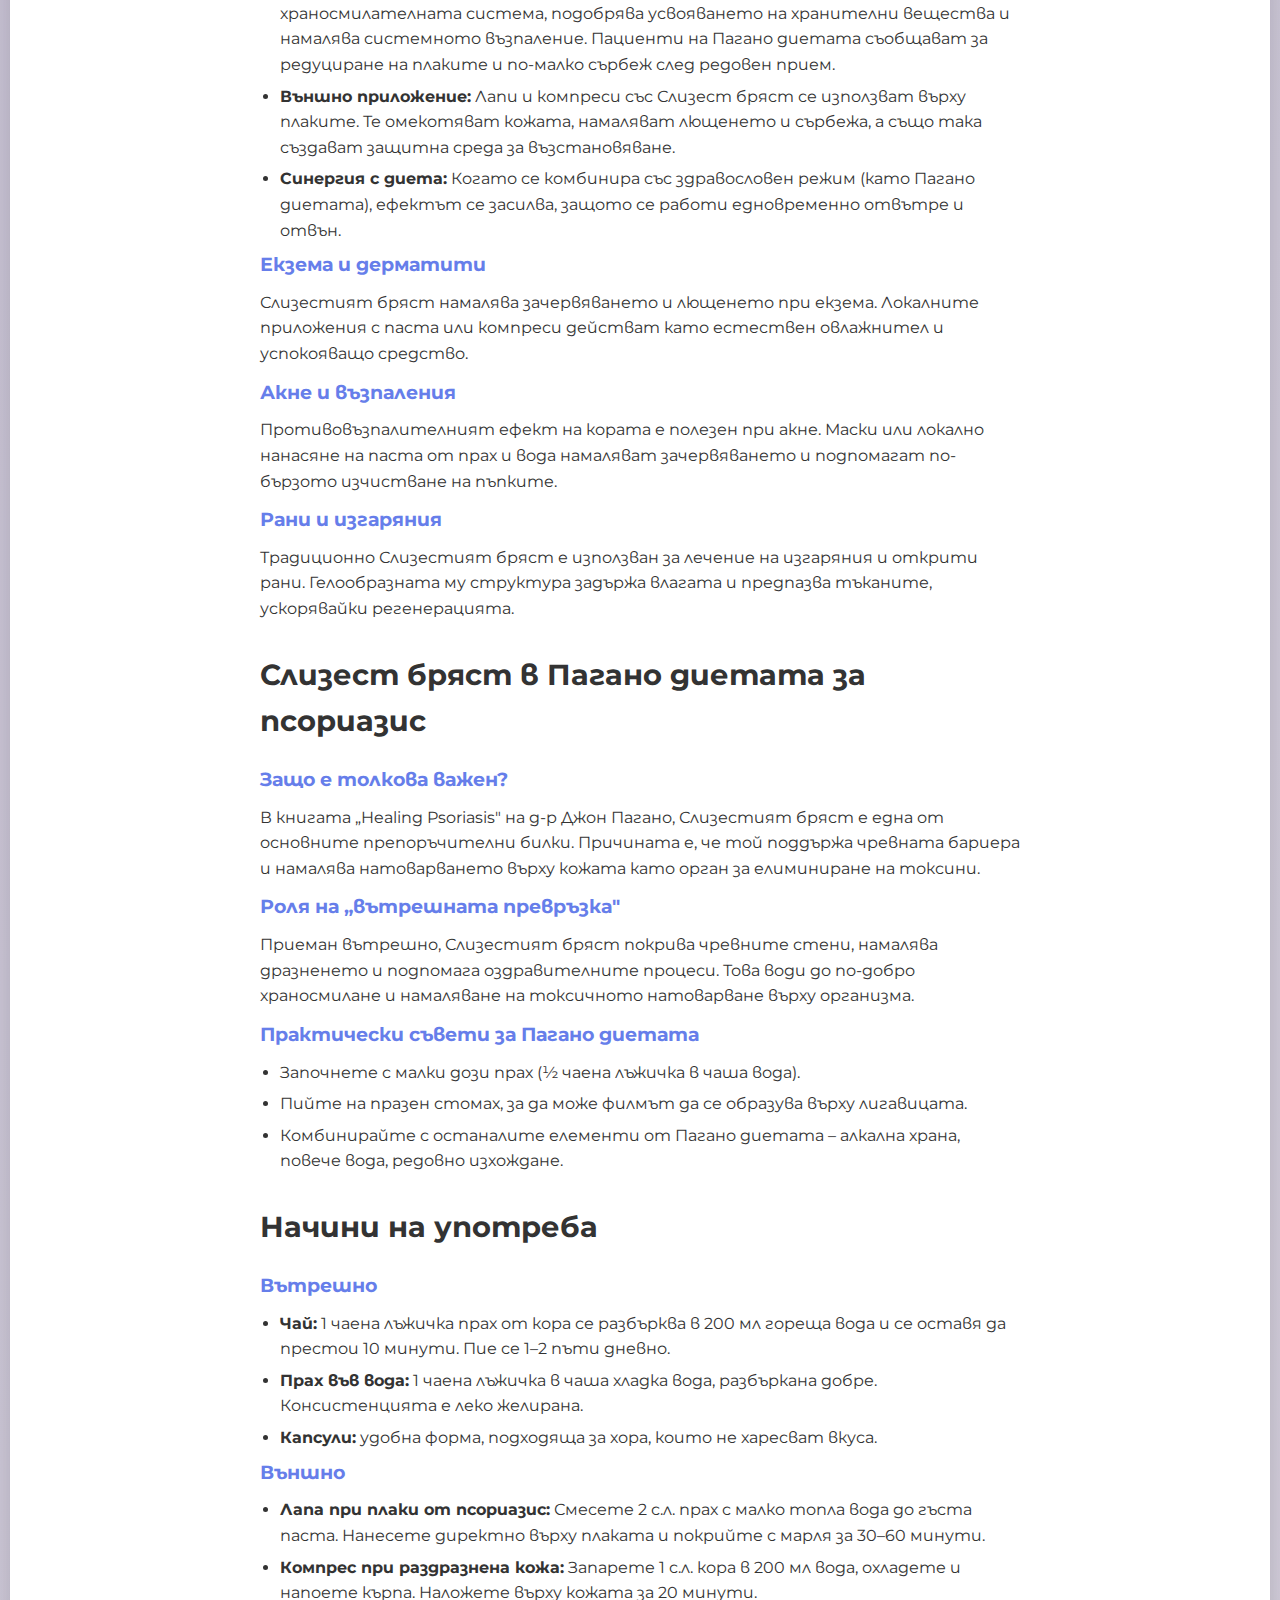
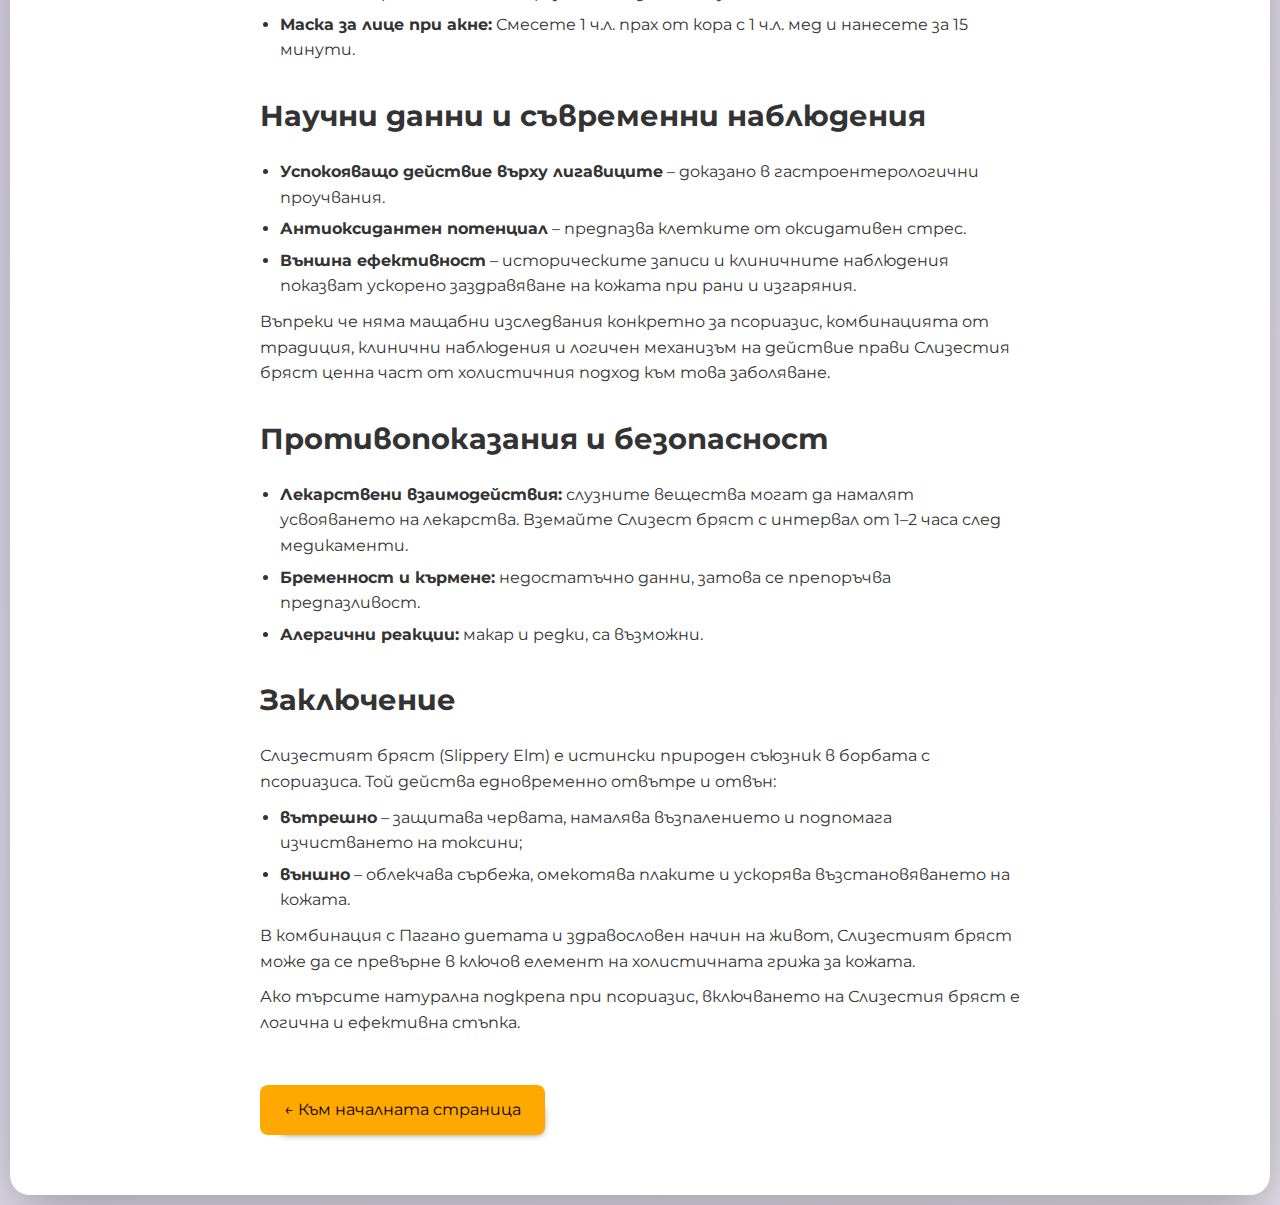
<file: slizest-bryast.html>
<!DOCTYPE html>
<html lang="bg">
  <head>
    <meta charset="UTF-8" />
    <meta name="viewport" content="width=device-width, initial-scale=1.0" />
    <meta
      name="description"
      content="Слизест бряст (Slippery Elm) - природна помощ при псориазис. Как действа, дозировка, приложение и роля в Пагано диетата. Научно обоснована информация."
    />
    <title>Слизест бряст - Диета на Пагано</title>
    <link rel="preconnect" href="https://fonts.googleapis.com" />
    <link rel="preconnect" href="https://fonts.gstatic.com" crossorigin />
    <link
      href="https://fonts.googleapis.com/css2?family=Montserrat:wght@300;400;500;600;700&display=swap"
      rel="stylesheet"
    />
    <link
      rel="icon"
      href="data:image/svg+xml,<svg xmlns=%22http://www.w3.org/2000/svg%22 viewBox=%220 0 100 100%22><text y=%22.9em%22 font-size=%2290%22>🥗</text></svg>"
    />
    <link rel="stylesheet" href="styles.css" />
  </head>
  <body>
    <div class="container">
      <!-- HEADER -->
      <header>
        <a href="index.html" class="site-title">🥗 Диета на Пагано</a>
        <p>Пълен справочник за позволени и забранени продукти</p>
      </header>

      <!-- BREADCRUMBS -->
      <nav class="breadcrumbs">
        <a href="index.html">🏠 Начало</a>
        <span>›</span>
        <span>Слизест бряст</span>
      </nav>

      <!-- СЪДЪРЖАНИЕ -->
      <article class="product-detail">
        <div class="product-header">
          <span class="product-icon-large">🌿</span>
          <h1>Слизест бряст (Slippery Elm)</h1>
        </div>

        <!-- TABLE OF CONTENTS -->
        <nav class="table-of-contents">
          <h3>📑 Съдържание</h3>
          <ul id="toc-list"></ul>
        </nav>

        <section class="product-section">
          <h2>Въведение</h2>
          <p>
            Псориазисът е хронично автоимунно заболяване, което засяга милиони
            хора по света. Лечението му изисква комплексен подход, съчетаващ
            медицински грижи, хранителен режим и натурални средства. Един от
            най-ценните помощници в тази насока е Слизестият бряст (Slippery
            Elm, Ulmus rubra) – дърво, чиято вътрешна кора съдържа слузни
            вещества с доказано успокояващо и лечебно действие.
          </p>
          <p>
            В тази статия ще разгледаме подробно защо Слизестият бряст е толкова
            важен за хората с псориазис, как работи, как се използва и какво
            казва съвременната наука. Особен акцент ще поставим върху мястото му
            в Пагано диетата за псориазис, където е сред основните природни
            средства за подкрепа на кожата и червата.
          </p>
        </section>

        <section class="product-section">
          <h2>Как действа Слизестият бряст?</h2>
          <h3>Слузни вещества – естествена бариера</h3>
          <p>
            Най-важната съставка на Слизестия бряст са муцилагините – слузни
            вещества, които при контакт с вода образуват гелообразен филм. Този
            филм покрива лигавиците в храносмилателната система и създава
            защитен слой.
          </p>

          <h3>Противовъзпалителни свойства</h3>
          <p>
            Кората съдържа също танини и антиоксиданти, които намаляват
            възпалението и успокояват раздразненията. Това действие е особено
            важно при псориазис, където възпалението е централен механизъм.
          </p>

          <h3>Връзката между червата и кожата</h3>
          <p>
            Пагано теорията за псориазис подчертава, че състоянието на червата е
            ключово за кожното здраве. Слизестият бряст действа като „вътрешна
            превръзка" за червата, намалява дразненето и подпомага изчистването
            на токсини. Това води до по-малко възпалителни реакции в кожата и до
            облекчаване на симптомите на псориазис.
          </p>
        </section>

        <section class="product-section">
          <h2>Слизест бряст и кожни заболявания</h2>
          <h3>Слизест бряст и псориазис</h3>
          <ul>
            <li>
              <strong>Вътрешно приложение:</strong> Приемът на прах или чай от
              кора защитава храносмилателната система, подобрява усвояването на
              хранителни вещества и намалява системното възпаление. Пациенти на
              Пагано диетата съобщават за редуциране на плаките и по-малко
              сърбеж след редовен прием.
            </li>
            <li>
              <strong>Външно приложение:</strong> Лапи и компреси със Слизест
              бряст се използват върху плаките. Те омекотяват кожата, намаляват
              лющенето и сърбежа, а също така създават защитна среда за
              възстановяване.
            </li>
            <li>
              <strong>Синергия с диета:</strong> Когато се комбинира със
              здравословен режим (като Пагано диетата), ефектът се засилва,
              защото се работи едновременно отвътре и отвън.
            </li>
          </ul>

          <h3>Екзема и дерматити</h3>
          <p>
            Слизестият бряст намалява зачервяването и лющенето при екзема.
            Локалните приложения с паста или компреси действат като естествен
            овлажнител и успокояващо средство.
          </p>

          <h3>Акне и възпаления</h3>
          <p>
            Противовъзпалителният ефект на кората е полезен при акне. Маски или
            локално нанасяне на паста от прах и вода намаляват зачервяването и
            подпомагат по-бързото изчистване на пъпките.
          </p>

          <h3>Рани и изгаряния</h3>
          <p>
            Традиционно Слизестият бряст е използван за лечение на изгаряния и
            открити рани. Гелообразната му структура задържа влагата и предпазва
            тъканите, ускорявайки регенерацията.
          </p>
        </section>

        <section class="product-section">
          <h2>Слизест бряст в Пагано диетата за псориазис</h2>
          <h3>Защо е толкова важен?</h3>
          <p>
            В книгата „Healing Psoriasis" на д-р Джон Пагано, Слизестият бряст е
            една от основните препоръчителни билки. Причината е, че той поддържа
            чревната бариера и намалява натоварването върху кожата като орган за
            елиминиране на токсини.
          </p>

          <h3>Роля на „вътрешната превръзка"</h3>
          <p>
            Приеман вътрешно, Слизестият бряст покрива чревните стени, намалява
            дразненето и подпомага оздравителните процеси. Това води до по-добро
            храносмилане и намаляване на токсичното натоварване върху организма.
          </p>

          <h3>Практически съвети за Пагано диетата</h3>
          <ul>
            <li>Започнете с малки дози прах (½ чаена лъжичка в чаша вода).</li>
            <li>
              Пийте на празен стомах, за да може филмът да се образува върху
              лигавицата.
            </li>
            <li>
              Комбинирайте с останалите елементи от Пагано диетата – алкална
              храна, повече вода, редовно изхождане.
            </li>
          </ul>
        </section>

        <section class="product-section">
          <h2>Начини на употреба</h2>
          <h3>Вътрешно</h3>
          <ul>
            <li>
              <strong>Чай:</strong> 1 чаена лъжичка прах от кора се разбърква в
              200 мл гореща вода и се оставя да престои 10 минути. Пие се 1–2
              пъти дневно.
            </li>
            <li>
              <strong>Прах във вода:</strong> 1 чаена лъжичка в чаша хладка
              вода, разбъркана добре. Консистенцията е леко желирана.
            </li>
            <li>
              <strong>Капсули:</strong> удобна форма, подходяща за хора, които
              не харесват вкуса.
            </li>
          </ul>

          <h3>Външно</h3>
          <ul>
            <li>
              <strong>Лапа при плаки от псориазис:</strong> Смесете 2 с.л. прах
              с малко топла вода до гъста паста. Нанесете директно върху плаката
              и покрийте с марля за 30–60 минути.
            </li>
            <li>
              <strong>Компрес при раздразнена кожа:</strong> Запарете 1 с.л.
              кора в 200 мл вода, охладете и напоете кърпа. Наложете върху
              кожата за 20 минути.
            </li>
            <li>
              <strong>Маска за лице при акне:</strong> Смесете 1 ч.л. прах от
              кора с 1 ч.л. мед и нанесете за 15 минути.
            </li>
          </ul>
        </section>

        <section class="product-section">
          <h2>Научни данни и съвременни наблюдения</h2>
          <ul>
            <li>
              <strong>Успокояващо действие върху лигавиците</strong> – доказано
              в гастроентерологични проучвания.
            </li>
            <li>
              <strong>Антиоксидантен потенциал</strong> – предпазва клетките от
              оксидативен стрес.
            </li>
            <li>
              <strong>Външна ефективност</strong> – историческите записи и
              клиничните наблюдения показват ускорено заздравяване на кожата при
              рани и изгаряния.
            </li>
          </ul>
          <p>
            Въпреки че няма мащабни изследвания конкретно за псориазис,
            комбинацията от традиция, клинични наблюдения и логичен механизъм на
            действие прави Слизестия бряст ценна част от холистичния подход към
            това заболяване.
          </p>
        </section>

        <section class="product-section">
          <h2>Противопоказания и безопасност</h2>
          <ul>
            <li>
              <strong>Лекарствени взаимодействия:</strong> слузните вещества
              могат да намалят усвояването на лекарства. Вземайте Слизест бряст
              с интервал от 1–2 часа след медикаменти.
            </li>
            <li>
              <strong>Бременност и кърмене:</strong> недостатъчно данни, затова
              се препоръчва предпазливост.
            </li>
            <li>
              <strong>Алергични реакции:</strong> макар и редки, са възможни.
            </li>
          </ul>
        </section>

        <section class="product-section">
          <h2>Заключение</h2>
          <p>
            Слизестият бряст (Slippery Elm) е истински природен съюзник в
            борбата с псориазиса. Той действа едновременно отвътре и отвън:
          </p>
          <ul>
            <li>
              <strong>вътрешно</strong> – защитава червата, намалява
              възпалението и подпомага изчистването на токсини;
            </li>
            <li>
              <strong>външно</strong> – облекчава сърбежа, омекотява плаките и
              ускорява възстановяването на кожата.
            </li>
          </ul>
          <p>
            В комбинация с Пагано диетата и здравословен начин на живот,
            Слизестият бряст може да се превърне в ключов елемент на
            холистичната грижа за кожата.
          </p>
          <p>
            Ако търсите натурална подкрепа при псориазис, включването на
            Слизестия бряст е логична и ефективна стъпка.
          </p>
        </section>

        <a href="index.html" class="back-button">← Към началната страница</a>
      </article>
    </div>
    <button id="backToTop" class="back-to-top" onclick="scrollToTop()">
      ↑
    </button>
    <script src="script.js"></script>
  </body>
</html>
</file>
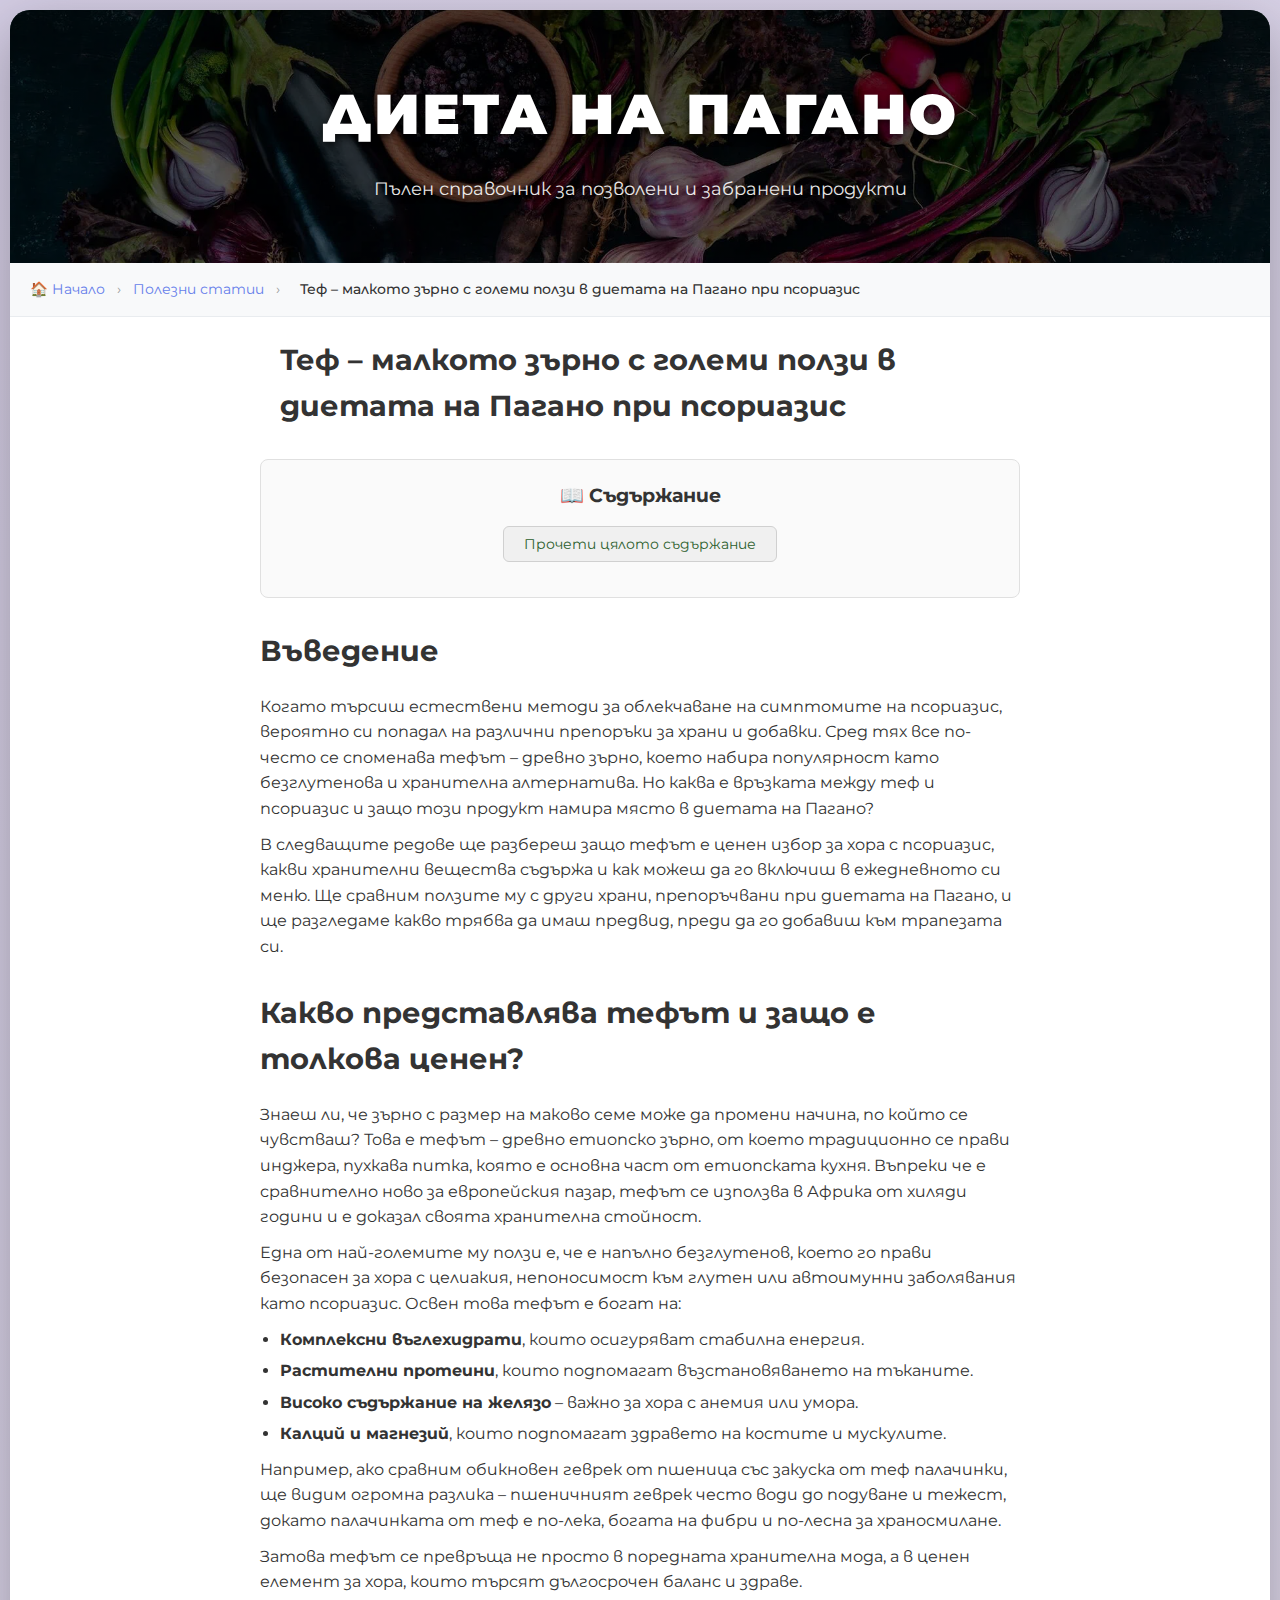
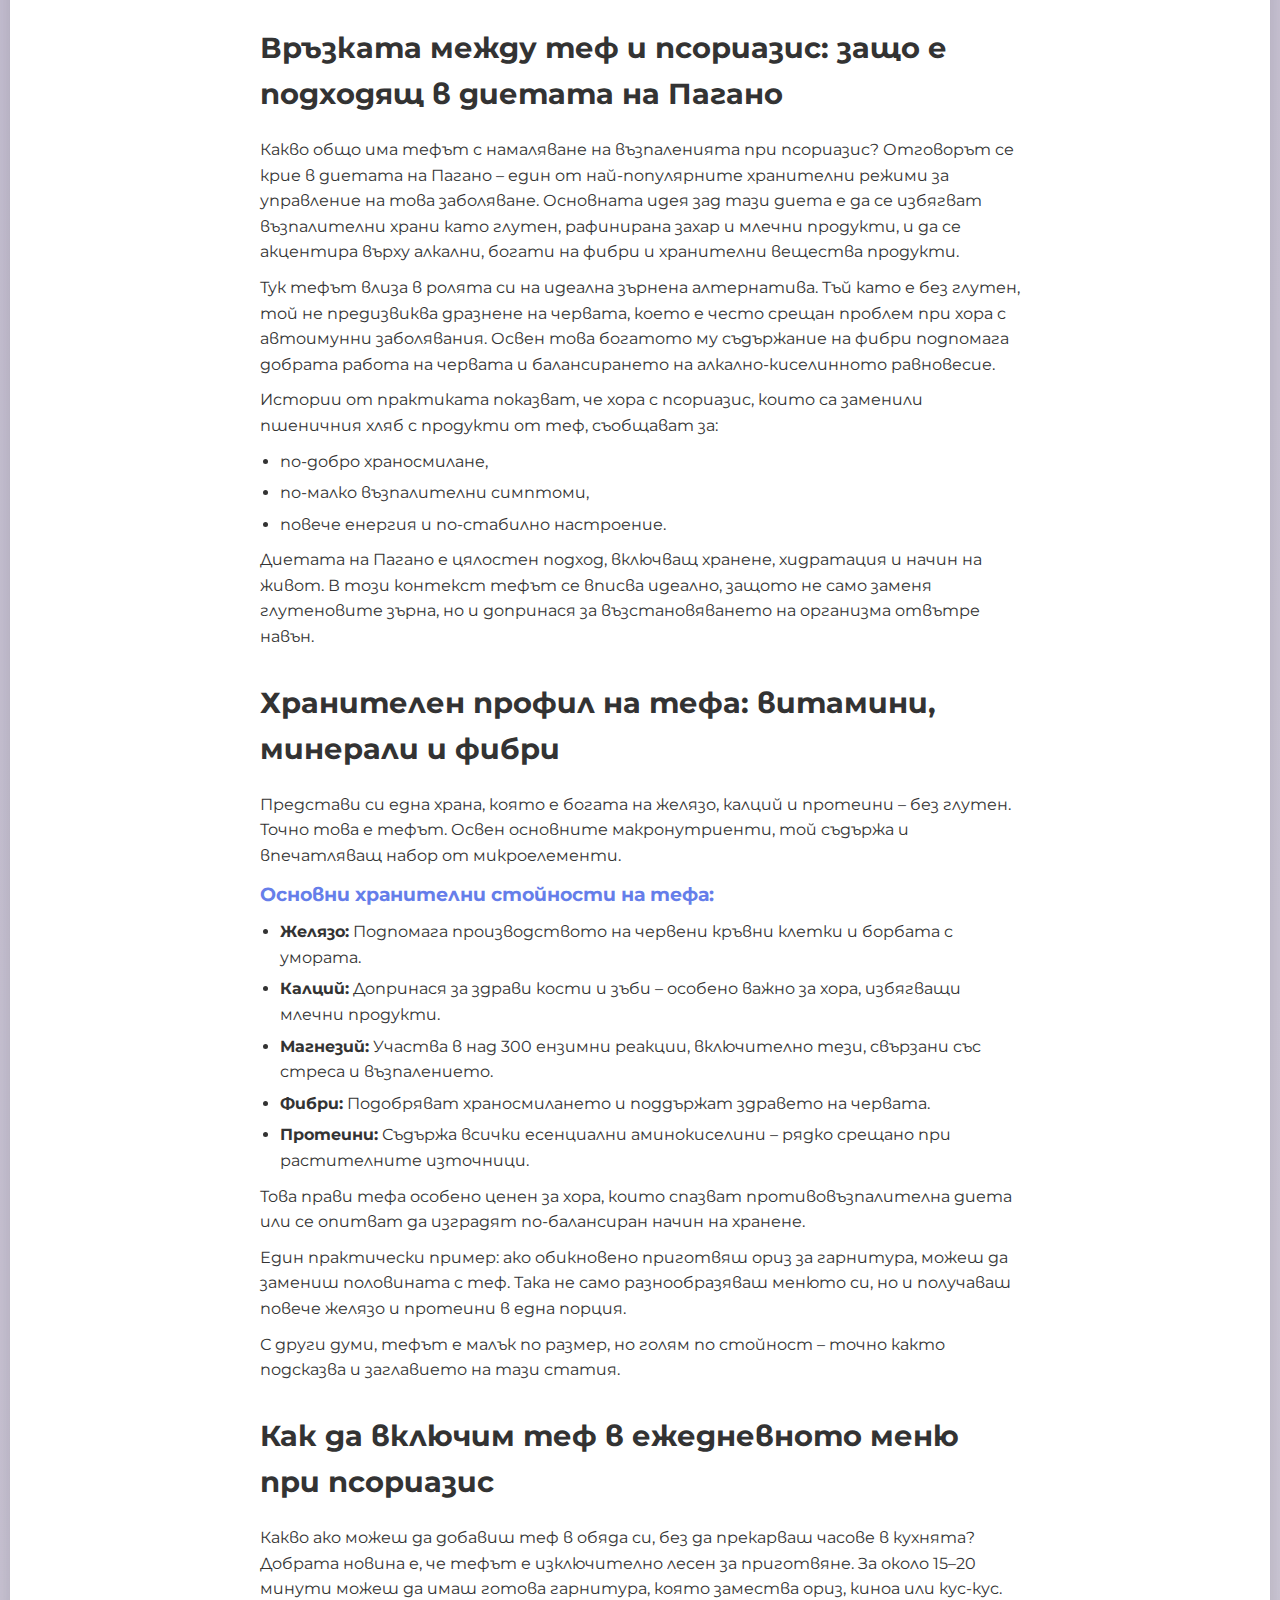
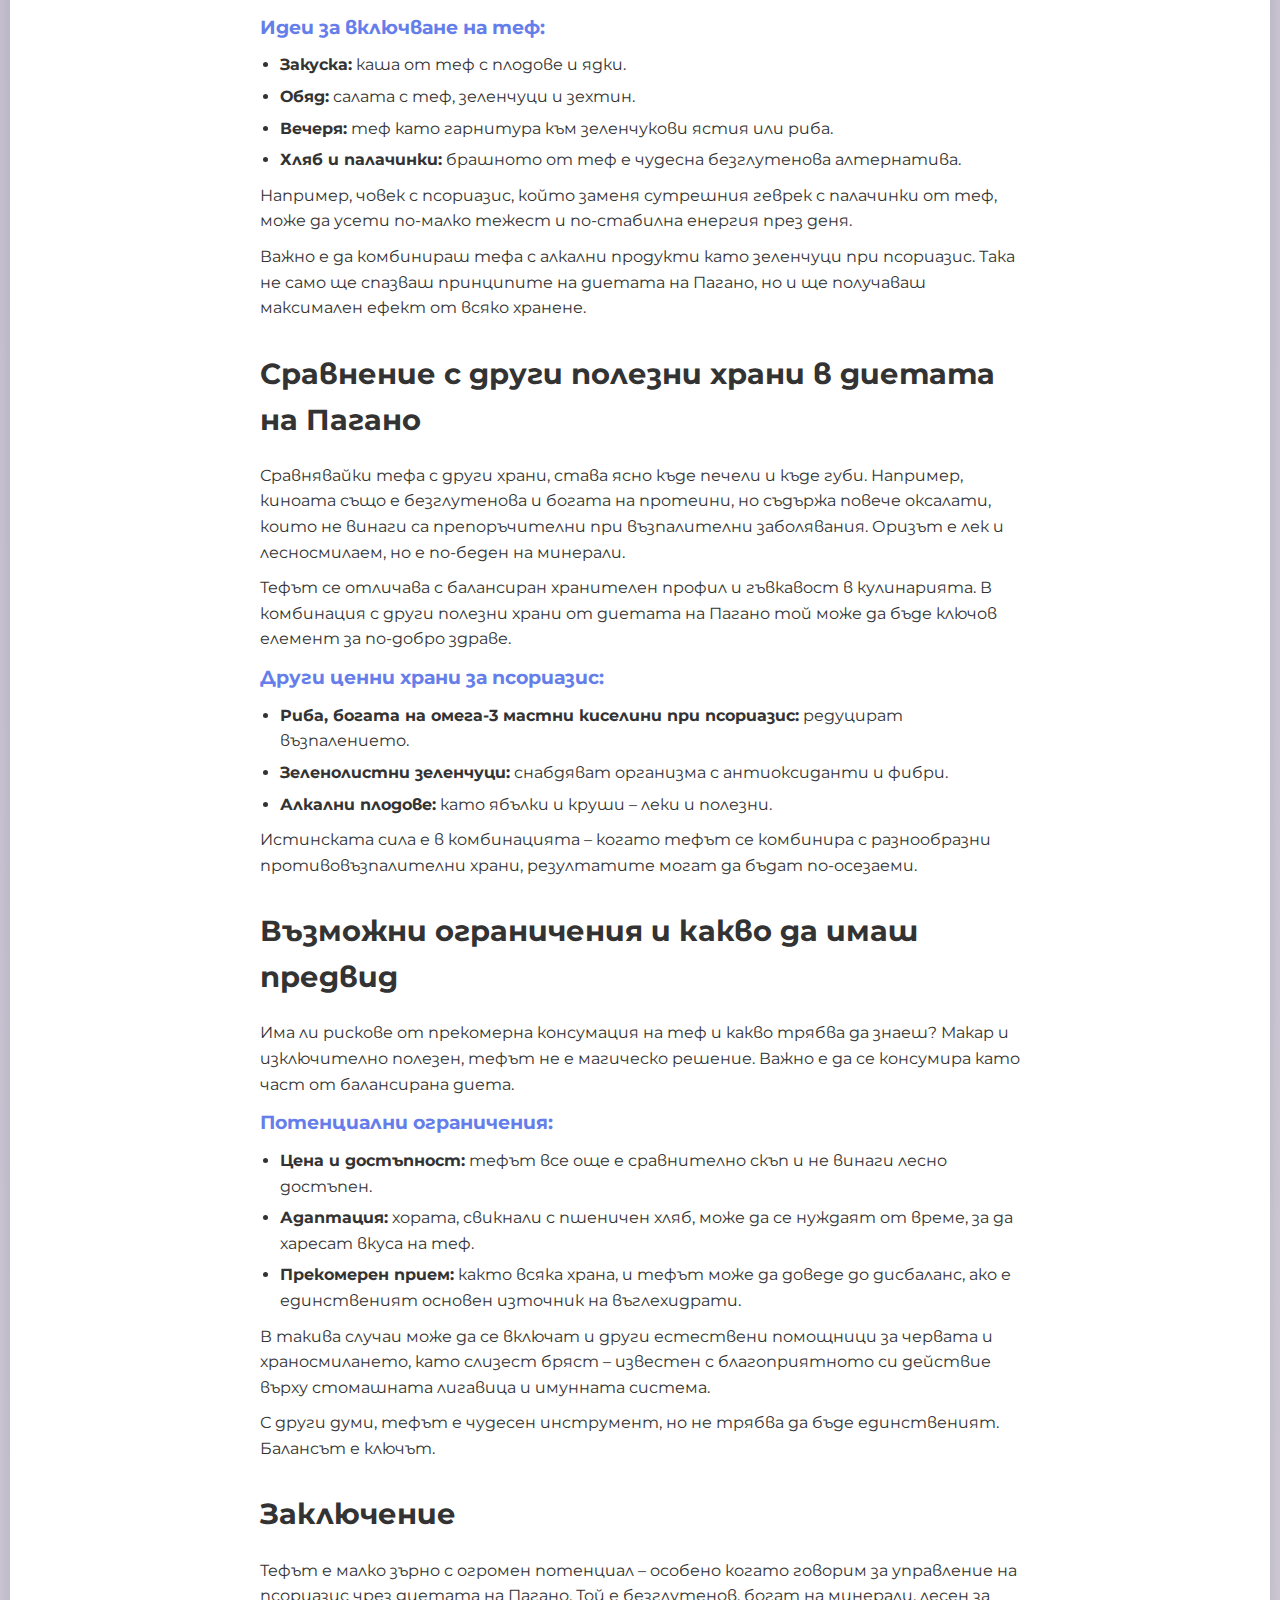
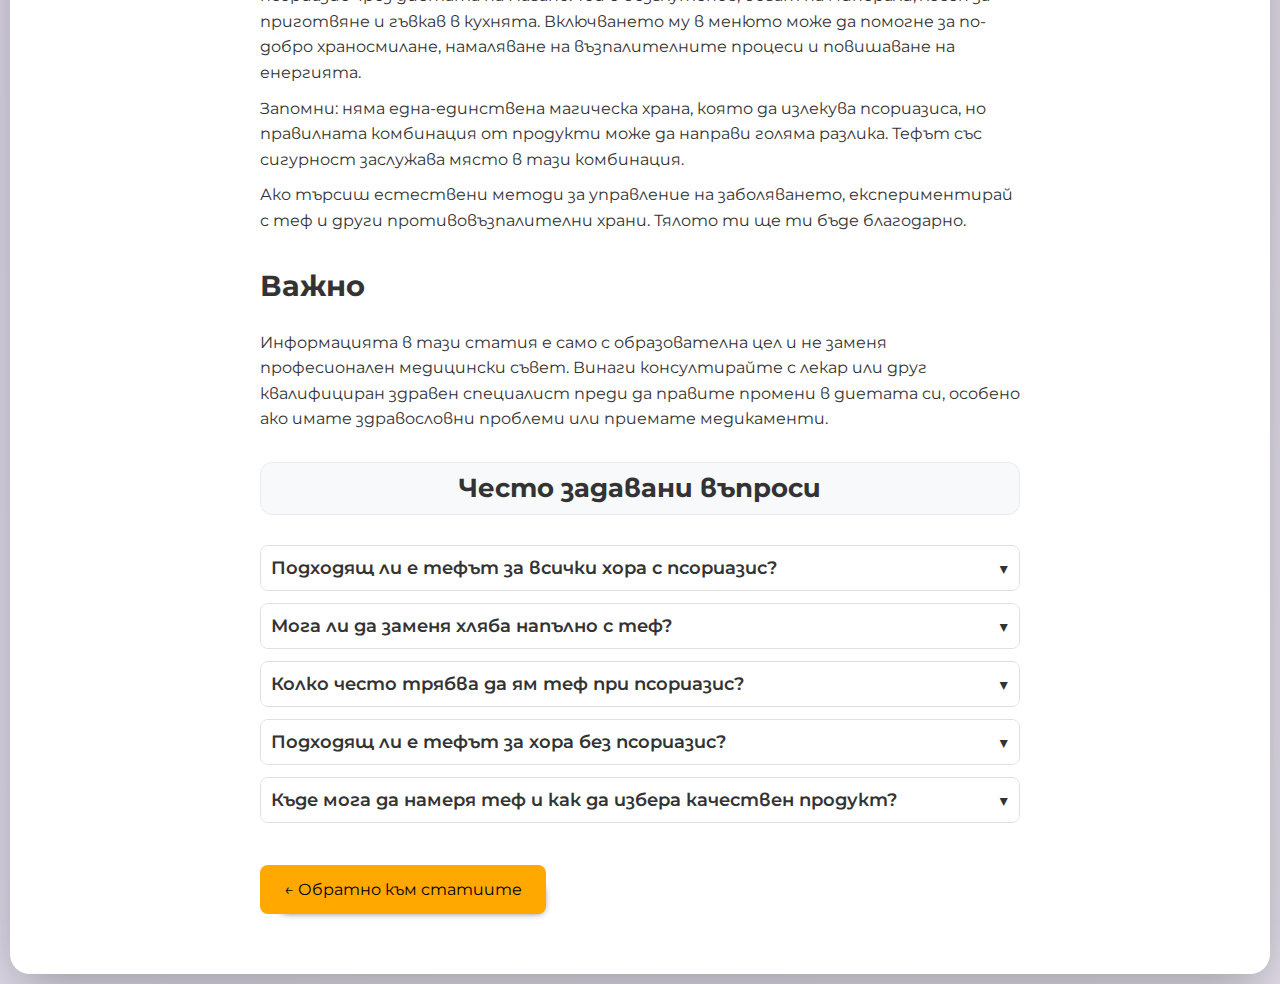
<file: tef-pri-psoriazis.html>
<!DOCTYPE html>
<html lang="bg">
  <head>
    <meta charset="UTF-8" />
    <meta name="viewport" content="width=device-width, initial-scale=1.0" />
    <meta
      name="description"
      content="Теф при псориазис – научи как безглутеновото зърно помага в диетата на Пагано: ползи, хранителен профил, идеи за меню и съвети. Започни промяната днес!"
    />
    <title>
      Теф – малкото зърно с големи ползи в диетата на Пагано при псориазис
    </title>

    <!-- Open Graph / Facebook -->
    <meta property="og:type" content="article" />
    <meta
      property="og:title"
      content="Теф – малкото зърно с големи ползи в диетата на Пагано при псориазис"
    />
    <meta
      property="og:description"
      content="Теф при псориазис – научи как безглутеновото зърно помага в диетата на Пагано: ползи, хранителен профил, идеи за меню и съвети. Започни промяната днес!"
    />
    <meta
      property="og:image"
      content="https://psoriazis-dieta-pagano.eu/img/psoriazis-dieta-pagano.webp"
    />
    <meta
      property="og:url"
      content="https://psoriazis-dieta-pagano.eu/tef-pri-psoriazis.html"
    />
    <meta property="og:site_name" content="Диета на Пагано" />
    <meta
      property="article:published_time"
      content="2025-09-30T19:51:00.000Z"
    />
    <meta property="article:modified_time" content="2025-09-30T19:51:00.000Z" />
    <meta property="article:author" content="Крис Маринов" />
    <meta property="article:section" content="Здраве и хранене" />

    <!-- Twitter -->
    <meta name="twitter:card" content="summary_large_image" />
    <meta
      name="twitter:title"
      content="Теф – малкото зърно с големи ползи в диетата на Пагано при псориазис"
    />
    <meta
      name="twitter:description"
      content="Теф при псориазис – научи как безглутеновото зърно помага в диетата на Пагано: ползи, хранителен профил, идеи за меню и съвети. Започни промяната днес!"
    />
    <meta
      name="twitter:image"
      content="https://psoriazis-dieta-pagano.eu/img/psoriazis-dieta-pagano.webp"
    />

    <!-- Canonical URL -->
    <link
      rel="canonical"
      href="https://psoriazis-dieta-pagano.eu/tef-pri-psoriazis.html"
    />

    <link rel="preconnect" href="https://fonts.googleapis.com" />
    <link rel="preconnect" href="https://fonts.gstatic.com" crossorigin />
    <link
      href="https://fonts.googleapis.com/css2?family=Montserrat:wght@300;400;500;600;700&display=swap"
      rel="stylesheet"
    />
    <link
      rel="icon"
      href="data:image/svg+xml,<svg xmlns=%22http://www.w3.org/2000/svg%22 viewBox=%220 0 100 100%22><text y=%22.9em%22 font-size=%2290%22>🥗</text></svg>"
    />
    <link rel="stylesheet" href="styles.css" />

    <!-- Article Schema Markup -->
    <script type="application/ld+json">
      {
        "@context": "https://schema.org",
        "@type": "Article",
        "headline": "Теф – малкото зърно с големи ползи в диетата на Пагано при псориазис",
        "description": "Теф при псориазис – научи как безглутеновото зърно помага в диетата на Пагано: ползи, хранителен профил, идеи за меню и съвети. Започни промяната днес!",
        "image": {
          "@type": "ImageObject",
          "url": "https://psoriazis-dieta-pagano.eu/img/psoriazis-dieta-pagano.webp",
          "width": 1200,
          "height": 630
        },
        "author": {
          "@type": "Person",
          "name": "Крис Маринов",
          "url": "https://psoriazis-dieta-pagano.eu/about"
        },
        "publisher": {
          "@type": "Organization",
          "name": "Диета на Пагано",
          "logo": {
            "@type": "ImageObject",
            "url": "https://psoriazis-dieta-pagano.eu/img/logo.webp",
            "width": 600,
            "height": 60
          }
        },
        "datePublished": "2025-09-30T19:51:00.000Z",
        "dateModified": "2025-09-30T19:51:00.000Z",
        "mainEntityOfPage": {
          "@type": "WebPage",
          "@id": "https://psoriazis-dieta-pagano.eu/tef-pri-psoriazis.html"
        },
        "articleSection": "Здраве и хранене",
        "keywords": ["теф", "псориазис", "диета на Пагано"],
        "about": {
          "@type": "MedicalCondition",
          "name": "Псориазис"
        },
        "inLanguage": "bg-BG"
      }
    </script>

    <!-- Breadcrumb Schema -->
    <script type="application/ld+json">
      {
        "@context": "https://schema.org",
        "@type": "BreadcrumbList",
        "itemListElement": [
          {
            "@type": "ListItem",
            "position": 1,
            "name": "Начало",
            "item": "https://psoriazis-dieta-pagano.eu/"
          },
          {
            "@type": "ListItem",
            "position": 2,
            "name": "Полезни статии",
            "item": "https://psoriazis-dieta-pagano.eu/polezni-statii"
          },
          {
            "@type": "ListItem",
            "position": 3,
            "name": "Теф – малкото зърно с големи ползи в диетата на Пагано при псориазис",
            "item": "https://psoriazis-dieta-pagano.eu/tef-pri-psoriazis.html"
          }
        ]
      }
    </script>
  </head>
  <body>
    <div class="container">
      <header>
        <a href="index.html" class="site-title">Диета на Пагано</a>
        <p>Пълен справочник за позволени и забранени продукти</p>
      </header>
      <nav class="breadcrumbs">
        <a href="https://psoriazis-dieta-pagano.eu/">🏠 Начало</a>
        <span>›</span>
        <a href="https://psoriazis-dieta-pagano.eu/polezni-statii"
          >Полезни статии</a
        >
        <span>›</span>
        <span
          >Теф – малкото зърно с големи ползи в диетата на Пагано при
          псориазис</span
        >
      </nav>

      <article class="product-detail">
        <div class="product-header">
          <span class="product-icon-large"></span>
          <h1>
            Теф – малкото зърно с големи ползи в диетата на Пагано при псориазис
          </h1>
        </div>

        <nav class="table-of-contents">
          <h3>📑 Съдържание</h3>
          <ul id="toc-list"></ul>
        </nav>

        <section class="product-section">
          <h2>Въведение</h2>
          <p>
            Когато търсиш естествени методи за облекчаване на симптомите на
            псориазис, вероятно си попадал на различни препоръки за храни и
            добавки. Сред тях все по-често се споменава тефът – древно зърно,
            което набира популярност като безглутенова и хранителна алтернатива.
            Но каква е връзката между теф и псориазис и защо този продукт намира
            място в диетата на Пагано?
          </p>
          <p>
            В следващите редове ще разбереш защо тефът е ценен избор за хора с
            псориазис, какви хранителни вещества съдържа и как можеш да го
            включиш в ежедневното си меню. Ще сравним ползите му с други храни,
            препоръчвани при диетата на Пагано, и ще разгледаме какво трябва да
            имаш предвид, преди да го добавиш към трапезата си.
          </p>
        </section>

        <section class="product-section">
          <h2>Какво представлява тефът и защо е толкова ценен?</h2>
          <p>
            Знаеш ли, че зърно с размер на маково семе може да промени начина,
            по който се чувстваш? Това е тефът – древно етиопско зърно, от което
            традиционно се прави инджера, пухкава питка, която е основна част от
            етиопската кухня. Въпреки че е сравнително ново за европейския
            пазар, тефът се използва в Африка от хиляди години и е доказал
            своята хранителна стойност.
          </p>
          <p>
            Една от най-големите му ползи е, че е напълно безглутенов, което го
            прави безопасен за хора с целиакия, непоносимост към глутен или
            автоимунни заболявания като псориазис. Освен това тефът е богат на:
          </p>
          <ul>
            <li>
              <strong>Комплексни въглехидрати</strong>, които осигуряват
              стабилна енергия.
            </li>
            <li>
              <strong>Растителни протеини</strong>, които подпомагат
              възстановяването на тъканите.
            </li>
            <li>
              <strong>Високо съдържание на желязо</strong> – важно за хора с
              анемия или умора.
            </li>
            <li>
              <strong>Калций и магнезий</strong>, които подпомагат здравето на
              костите и мускулите.
            </li>
          </ul>
          <p>
            Например, ако сравним обикновен геврек от пшеница със закуска от теф
            палачинки, ще видим огромна разлика – пшеничният геврек често води
            до подуване и тежест, докато палачинката от теф е по-лека, богата на
            фибри и по-лесна за храносмилане.
          </p>
          <p>
            Затова тефът се превръща не просто в поредната хранителна мода, а в
            ценен елемент за хора, които търсят дългосрочен баланс и здраве.
          </p>
        </section>

        <section class="product-section">
          <h2>
            Връзката между теф и псориазис: защо е подходящ в диетата на Пагано
          </h2>
          <p>
            Какво общо има тефът с намаляване на възпаленията при псориазис?
            Отговорът се крие в диетата на Пагано – един от най-популярните
            хранителни режими за управление на това заболяване. Основната идея
            зад тази диета е да се избягват възпалителни храни като глутен,
            рафинирана захар и млечни продукти, и да се акцентира върху алкални,
            богати на фибри и хранителни вещества продукти.
          </p>
          <p>
            Тук тефът влиза в ролята си на идеална зърнена алтернатива. Тъй като
            е без глутен, той не предизвиква дразнене на червата, което е често
            срещан проблем при хора с автоимунни заболявания. Освен това
            богатото му съдържание на фибри подпомага добрата работа на червата
            и балансирането на алкално-киселинното равновесие.
          </p>
          <p>
            Истории от практиката показват, че хора с псориазис, които са
            заменили пшеничния хляб с продукти от теф, съобщават за:
          </p>
          <ul>
            <li>по-добро храносмилане,</li>
            <li>по-малко възпалителни симптоми,</li>
            <li>повече енергия и по-стабилно настроение.</li>
          </ul>
          <p>
            Диетата на Пагано е цялостен подход, включващ хранене, хидратация и
            начин на живот. В този контекст тефът се вписва идеално, защото не
            само заменя глутеновите зърна, но и допринася за възстановяването на
            организма отвътре навън.
          </p>
        </section>

        <section class="product-section">
          <h2>Хранителен профил на тефа: витамини, минерали и фибри</h2>
          <p>
            Представи си една храна, която е богата на желязо, калций и протеини
            – без глутен. Точно това е тефът. Освен основните макронутриенти,
            той съдържа и впечатляващ набор от микроелементи.
          </p>

          <h3>Основни хранителни стойности на тефа:</h3>
          <ul>
            <li>
              <strong>Желязо:</strong> Подпомага производството на червени
              кръвни клетки и борбата с умората.
            </li>
            <li>
              <strong>Калций:</strong> Допринася за здрави кости и зъби –
              особено важно за хора, избягващи млечни продукти.
            </li>
            <li>
              <strong>Магнезий:</strong> Участва в над 300 ензимни реакции,
              включително тези, свързани със стреса и възпалението.
            </li>
            <li>
              <strong>Фибри:</strong> Подобряват храносмилането и поддържат
              здравето на червата.
            </li>
            <li>
              <strong>Протеини:</strong> Съдържа всички есенциални аминокиселини
              – рядко срещано при растителните източници.
            </li>
          </ul>
          <p>
            Това прави тефа особено ценен за хора, които спазват
            противовъзпалителна диета или се опитват да изградят по-балансиран
            начин на хранене.
          </p>
          <p>
            Един практически пример: ако обикновено приготвяш ориз за гарнитура,
            можеш да замениш половината с теф. Така не само разнообразяваш
            менюто си, но и получаваш повече желязо и протеини в една порция.
          </p>
          <p>
            С други думи, тефът е малък по размер, но голям по стойност – точно
            както подсказва и заглавието на тази статия.
          </p>
        </section>

        <section class="product-section">
          <h2>Как да включим теф в ежедневното меню при псориазис</h2>
          <p>
            Какво ако можеш да добавиш теф в обяда си, без да прекарваш часове в
            кухнята? Добрата новина е, че тефът е изключително лесен за
            приготвяне. За около 15–20 минути можеш да имаш готова гарнитура,
            която замества ориз, киноа или кус-кус.
          </p>

          <h3>Идеи за включване на теф:</h3>
          <ul>
            <li><strong>Закуска:</strong> каша от теф с плодове и ядки.</li>
            <li><strong>Обяд:</strong> салата с теф, зеленчуци и зехтин.</li>
            <li>
              <strong>Вечеря:</strong> теф като гарнитура към зеленчукови ястия
              или риба.
            </li>
            <li>
              <strong>Хляб и палачинки:</strong> брашното от теф е чудесна
              безглутенова алтернатива.
            </li>
          </ul>
          <p>
            Например, човек с псориазис, който заменя сутрешния геврек с
            палачинки от теф, може да усети по-малко тежест и по-стабилна
            енергия през деня.
          </p>
          <p>
            Важно е да комбинираш тефа с алкални продукти като зеленчуци при
            псориазис. Така не само ще спазваш принципите на диетата на Пагано,
            но и ще получаваш максимален ефект от всяко хранене.
          </p>
        </section>

        <section class="product-section">
          <h2>Сравнение с други полезни храни в диетата на Пагано</h2>
          <p>
            Сравнявайки тефа с други храни, става ясно къде печели и къде губи.
            Например, киноата също е безглутенова и богата на протеини, но
            съдържа повече оксалати, които не винаги са препоръчителни при
            възпалителни заболявания. Оризът е лек и лесносмилаем, но е по-беден
            на минерали.
          </p>
          <p>
            Тефът се отличава с балансиран хранителен профил и гъвкавост в
            кулинарията. В комбинация с други полезни храни от диетата на Пагано
            той може да бъде ключов елемент за по-добро здраве.
          </p>

          <h3>Други ценни храни за псориазис:</h3>
          <ul>
            <li>
              <strong
                >Риба, богата на омега-3 мастни киселини при псориазис:</strong
              >
              редуцират възпалението.
            </li>
            <li>
              <strong>Зеленолистни зеленчуци:</strong> снабдяват организма с
              антиоксиданти и фибри.
            </li>
            <li>
              <strong>Алкални плодове:</strong> като ябълки и круши – леки и
              полезни.
            </li>
          </ul>
          <p>
            Истинската сила е в комбинацията – когато тефът се комбинира с
            разнообразни противовъзпалителни храни, резултатите могат да бъдат
            по-осезаеми.
          </p>
        </section>

        <section class="product-section">
          <h2>Възможни ограничения и какво да имаш предвид</h2>
          <p>
            Има ли рискове от прекомерна консумация на теф и какво трябва да
            знаеш? Макар и изключително полезен, тефът не е магическо решение.
            Важно е да се консумира като част от балансирана диета.
          </p>

          <h3>Потенциални ограничения:</h3>
          <ul>
            <li>
              <strong>Цена и достъпност:</strong> тефът все още е сравнително
              скъп и не винаги лесно достъпен.
            </li>
            <li>
              <strong>Адаптация:</strong> хората, свикнали с пшеничен хляб, може
              да се нуждаят от време, за да харесат вкуса на теф.
            </li>
            <li>
              <strong>Прекомерен прием:</strong> както всяка храна, и тефът може
              да доведе до дисбаланс, ако е единственият основен източник на
              въглехидрати.
            </li>
          </ul>
          <p>
            В такива случаи може да се включат и други естествени помощници за
            червата и храносмилането, като слизест бряст – известен с
            благоприятното си действие върху стомашната лигавица и имунната
            система.
          </p>
          <p>
            С други думи, тефът е чудесен инструмент, но не трябва да бъде
            единственият. Балансът е ключът.
          </p>
        </section>

        <section class="product-section">
          <h2>Заключение</h2>
          <p>
            Тефът е малко зърно с огромен потенциал – особено когато говорим за
            управление на псориазис чрез диетата на Пагано. Той е безглутенов,
            богат на минерали, лесен за приготвяне и гъвкав в кухнята.
            Включването му в менюто може да помогне за по-добро храносмилане,
            намаляване на възпалителните процеси и повишаване на енергията.
          </p>
          <p>
            Запомни: няма една-единствена магическа храна, която да излекува
            псориазиса, но правилната комбинация от продукти може да направи
            голяма разлика. Тефът със сигурност заслужава място в тази
            комбинация.
          </p>
          <p>
            Ако търсиш естествени методи за управление на заболяването,
            експериментирай с теф и други противовъзпалителни храни. Тялото ти
            ще ти бъде благодарно.
          </p>
        </section>

        <section class="product-section">
          <h2>Важно</h2>
          <p>
            Информацията в тази статия е само с образователна цел и не заменя
            професионален медицински съвет. Винаги консултирайте с лекар или
            друг квалифициран здравен специалист преди да правите промени в
            диетата си, особено ако имате здравословни проблеми или приемате
            медикаменти.
          </p>
        </section>

        <section class="faq-section">
          <h2>Често задавани въпроси</h2>

          <div class="faq-item">
            <button class="faq-question" onclick="toggleFAQ(this)">
              <span>Подходящ ли е тефът за всички хора с псориазис?</span>
              <span class="faq-arrow">▼</span>
            </button>
            <div class="faq-answer">
              <p>
                Да, тефът е безглутенов и в повечето случаи безопасен, но всеки
                организъм реагира различно. Някои хора усещат бързо подобрение,
                докато при други ефектът е по-бавен. Най-добре е да го въвеждаш
                постепенно и да наблюдаваш реакциите на тялото си.
              </p>
            </div>
          </div>

          <div class="faq-item">
            <button class="faq-question" onclick="toggleFAQ(this)">
              <span>Мога ли да заменя хляба напълно с теф?</span>
              <span class="faq-arrow">▼</span>
            </button>
            <div class="faq-answer">
              <p>
                Можеш да използваш брашно от теф за хляб и палачинки, но е добре
                да не разчиташ само на него. Комбинирай го с други безглутенови
                брашна като оризово или елда. Така ще разнообразиш хранителния
                си режим и ще избегнеш еднообразие.
              </p>
            </div>
          </div>

          <div class="faq-item">
            <button class="faq-question" onclick="toggleFAQ(this)">
              <span>Колко често трябва да ям теф при псориазис?</span>
              <span class="faq-arrow">▼</span>
            </button>
            <div class="faq-answer">
              <p>
                Няма строго правило, но 2–3 пъти седмично е разумна честота.
                Важно е да редуваш тефа с други полезни зърна и храни, за да
                получаваш широк спектър от хранителни вещества.
              </p>
            </div>
          </div>

          <div class="faq-item">
            <button class="faq-question" onclick="toggleFAQ(this)">
              <span>Подходящ ли е тефът за хора без псориазис?</span>
              <span class="faq-arrow">▼</span>
            </button>
            <div class="faq-answer">
              <p>
                Разбира се! Тефът е полезен за всички, тъй като е богат на
                минерали, фибри и протеини. Дори ако нямаш псориазис или
                автоимунно заболяване, включването на теф може да подобри
                енергията, храносмилането и здравето на костите.
              </p>
            </div>
          </div>

          <div class="faq-item">
            <button class="faq-question" onclick="toggleFAQ(this)">
              <span
                >Къде мога да намеря теф и как да избера качествен
                продукт?</span
              >
              <span class="faq-arrow">▼</span>
            </button>
            <div class="faq-answer">
              <p>
                Тефът се предлага в био магазини, онлайн магазини и някои
                по-големи супермаркети. Търси органично сертифицирани продукти и
                проверявай срока на годност. За брашно от теф избирай малки
                опаковки, за да е винаги прясно.
              </p>
            </div>
          </div>
        </section>

        <a href="polezni-statii.html" class="back-button"
          >← Обратно към статиите</a
        >
      </article>
    </div>
    <button id="backToTop" class="back-to-top" onclick="scrollToTop()">
      ↑
    </button>
    <script src="script.js"></script>
  </body>
</html>
</file>
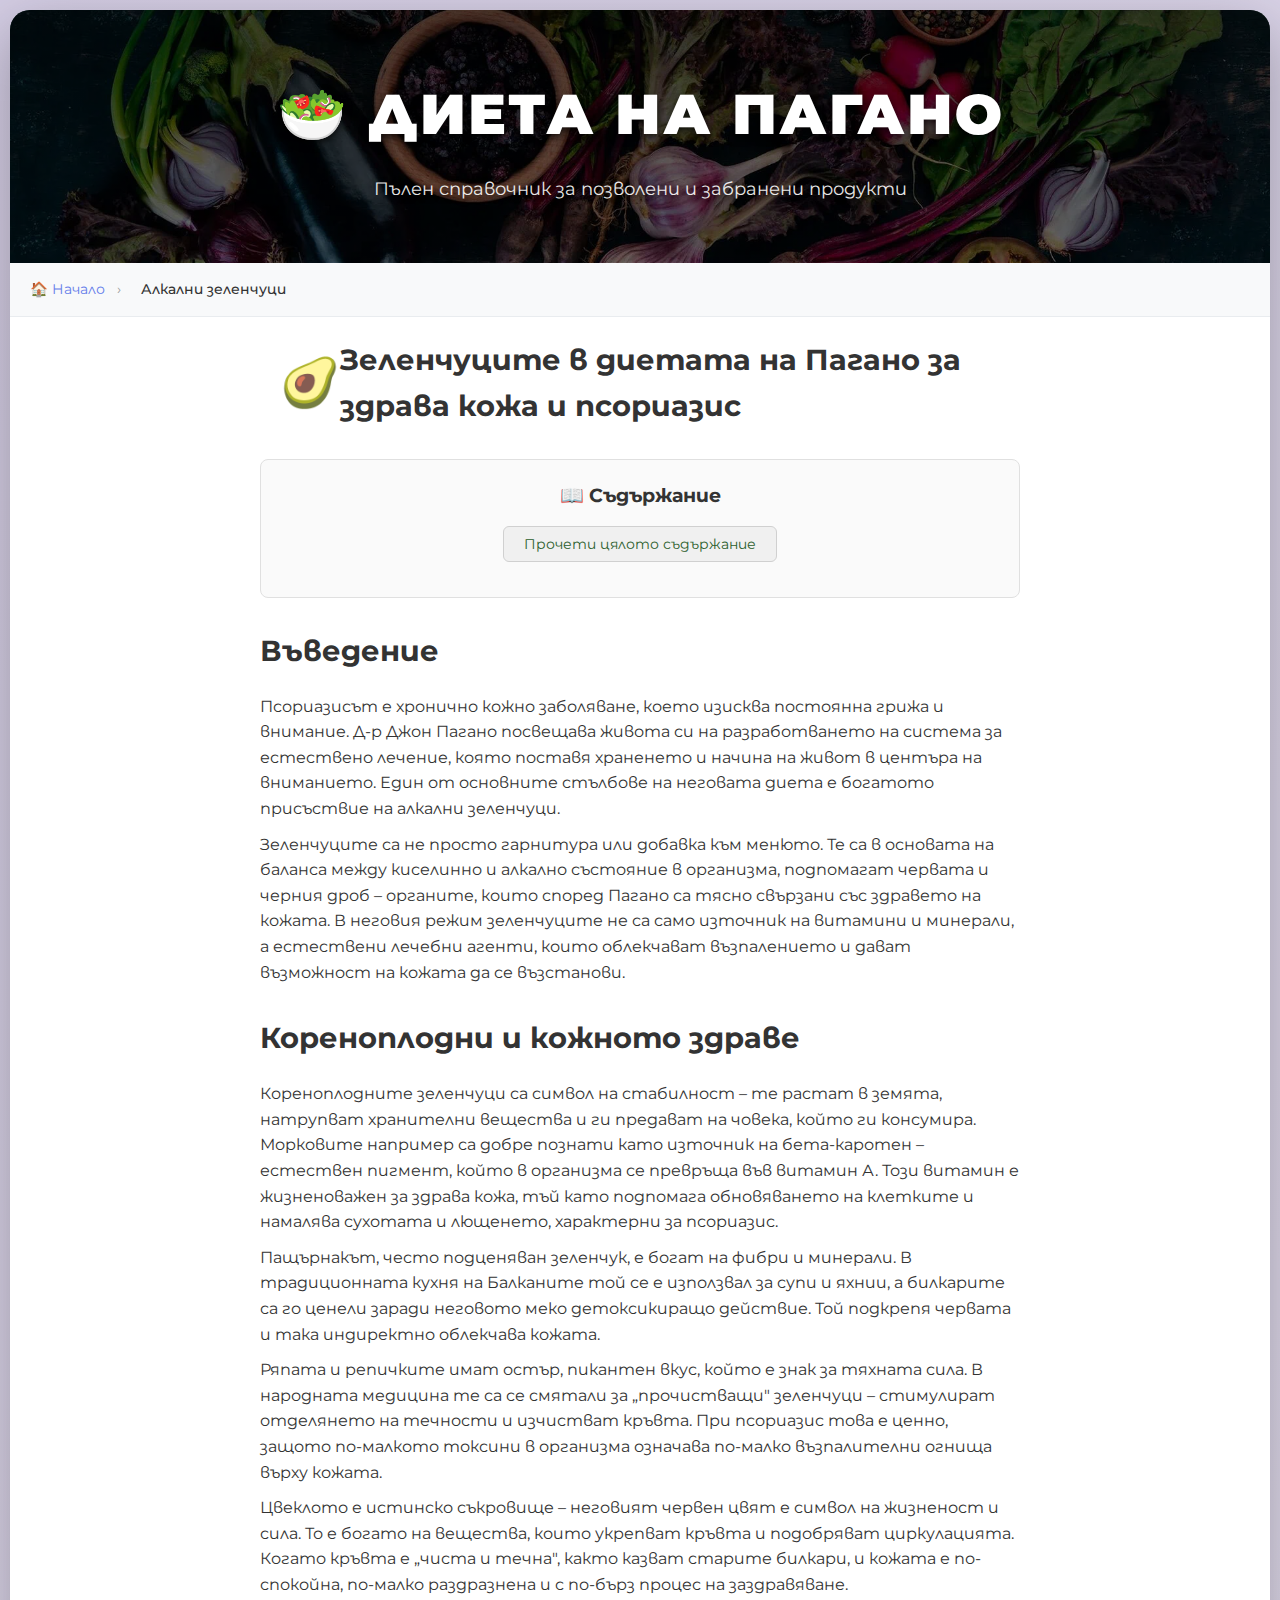
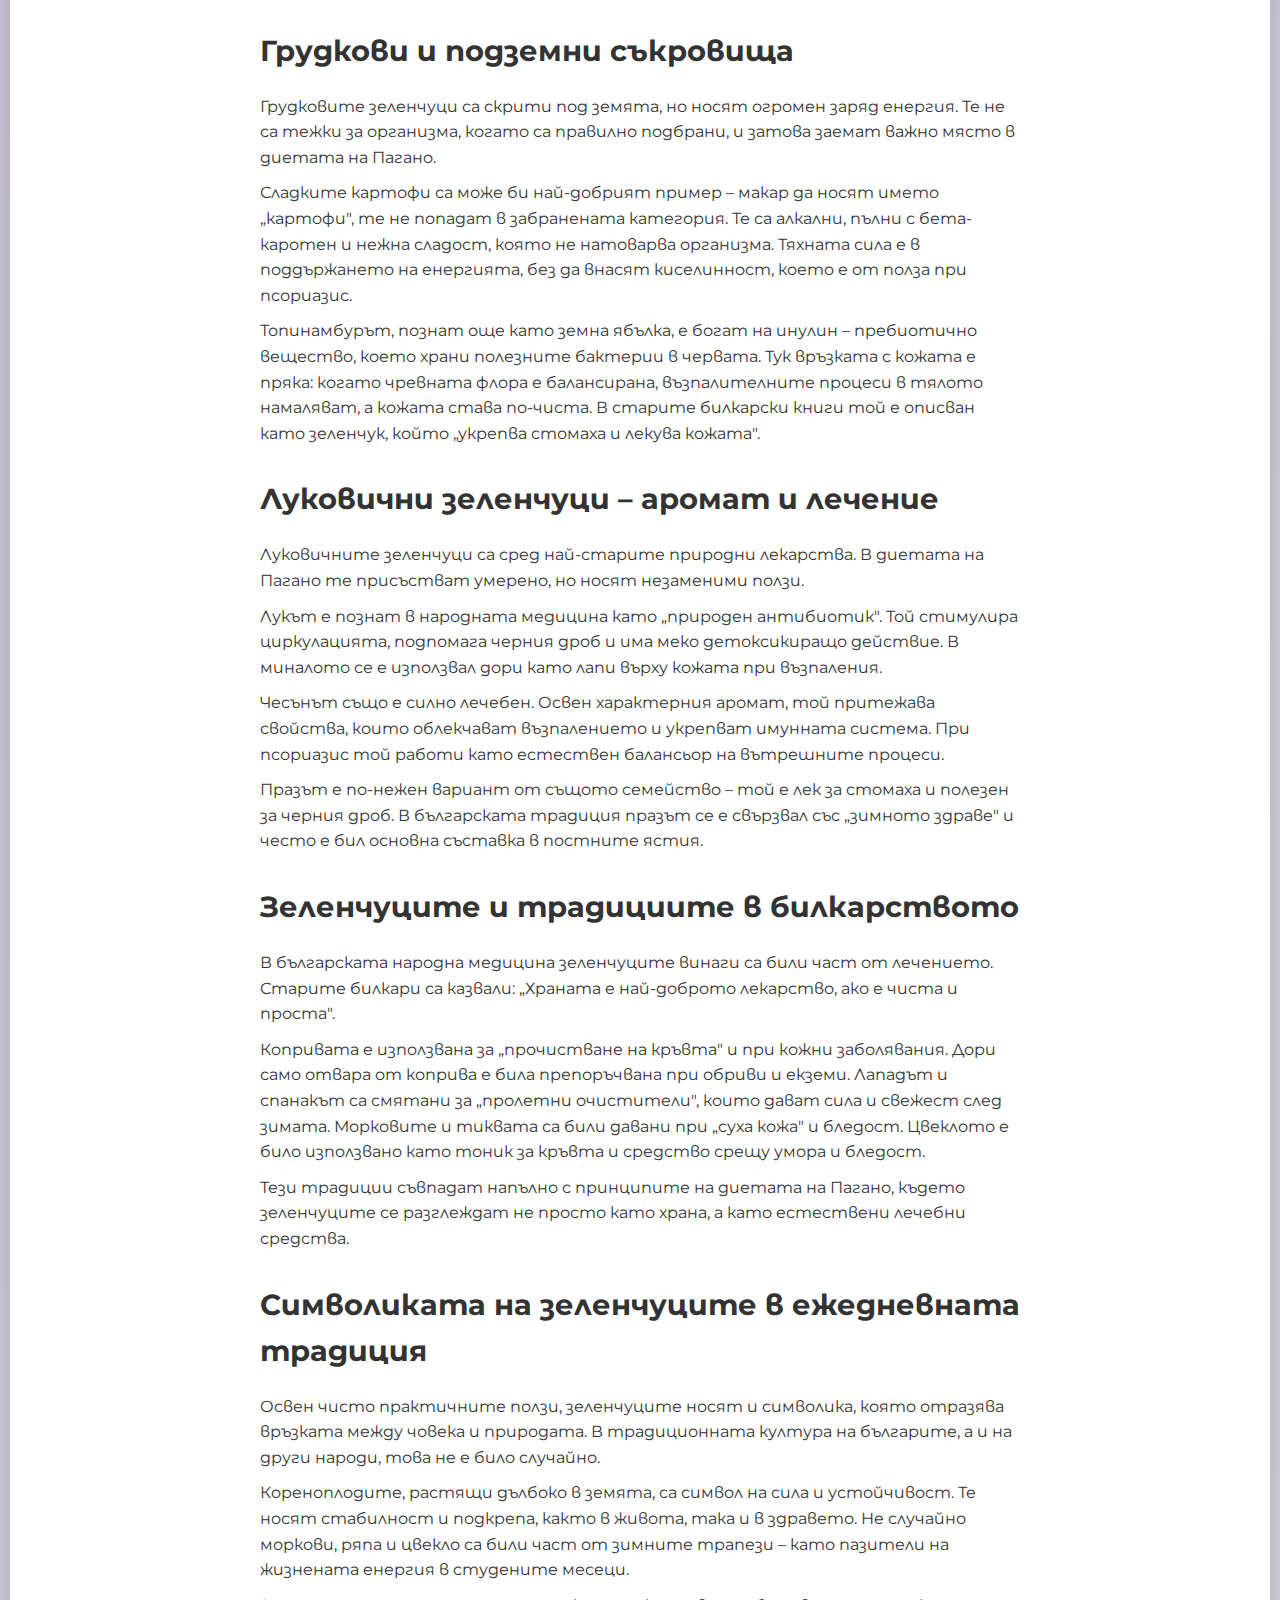
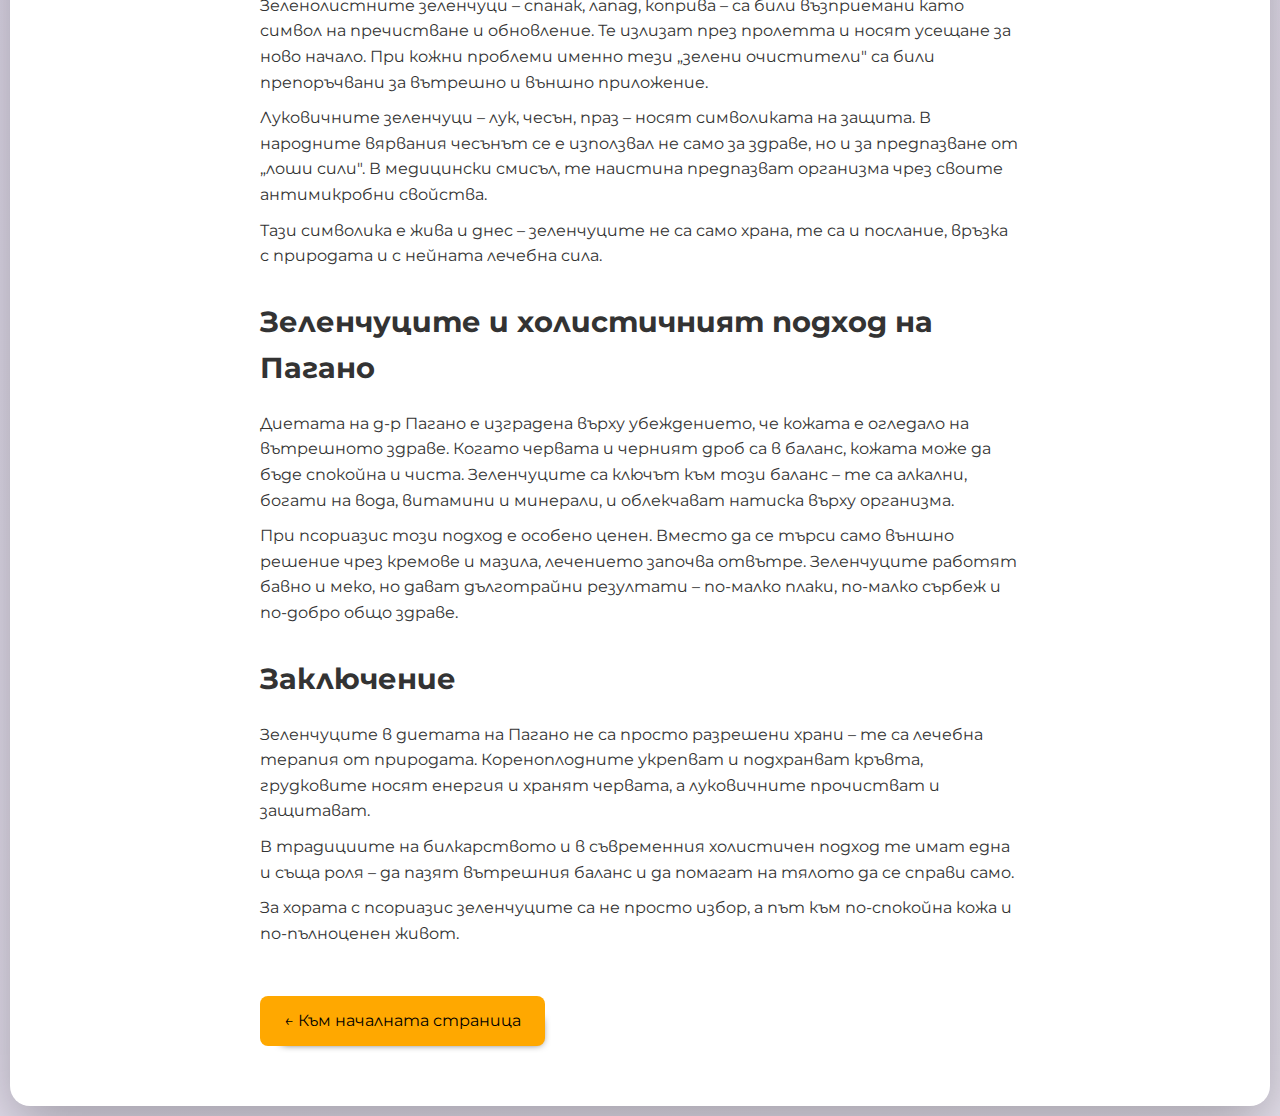
<file: zelenchuci-psoriazis.html>
<!DOCTYPE html>
<html lang="bg">
  <head>
    <meta charset="UTF-8" />
    <meta name="viewport" content="width=device-width, initial-scale=1.0" />
    <meta
      name="description"
      content="Открийте кои зеленчуци са в диетата на Пагано и как подпомагат детоксикацията, червата и кожата. Ползи при псориазис и холистичен баланс."
    />
    <title>Зеленчуците в диетата на Пагано за здрава кожа и псориазис</title>
    <link rel="preconnect" href="https://fonts.googleapis.com" />
    <link rel="preconnect" href="https://fonts.gstatic.com" crossorigin />
    <link
      href="https://fonts.googleapis.com/css2?family=Montserrat:wght@300;400;500;600;700&display=swap"
      rel="stylesheet"
    />
    <link
      rel="icon"
      href="data:image/svg+xml,<svg xmlns=%22http://www.w3.org/2000/svg%22 viewBox=%220 0 100 100%22><text y=%22.9em%22 font-size=%2290%22>🥗</text></svg>"
    />
    <link rel="stylesheet" href="styles.css" />
  </head>
  <body>
    <div class="container">
      <header>
        <a href="index.html" class="site-title">🥗 Диета на Пагано</a>
        <p>Пълен справочник за позволени и забранени продукти</p>
      </header>
      <nav class="breadcrumbs">
        <a href="index.html">🏠 Начало</a>
        <span>›</span>
        <span>Алкални зеленчуци</span>
      </nav>

      <article class="product-detail">
        <div class="product-header">
          <span class="product-icon-large">🥑</span>
          <h1>Зеленчуците в диетата на Пагано за здрава кожа и псориазис</h1>
        </div>

        <nav class="table-of-contents">
          <h3>📑 Съдържание</h3>
          <ul id="toc-list"></ul>
        </nav>

        <section class="product-section">
          <h2>Въведение</h2>
          <p>
            Псориазисът е хронично кожно заболяване, което изисква постоянна
            грижа и внимание. Д-р Джон Пагано посвещава живота си на
            разработването на система за естествено лечение, която поставя
            храненето и начина на живот в центъра на вниманието. Един от
            основните стълбове на неговата диета е богатото присъствие на
            алкални зеленчуци.
          </p>
          <p>
            Зеленчуците са не просто гарнитура или добавка към менюто. Те са в
            основата на баланса между киселинно и алкално състояние в организма,
            подпомагат червата и черния дроб – органите, които според Пагано са
            тясно свързани със здравето на кожата. В неговия режим зеленчуците
            не са само източник на витамини и минерали, а естествени лечебни
            агенти, които облекчават възпалението и дават възможност на кожата
            да се възстанови.
          </p>
        </section>

        <section class="product-section">
          <h2>Кореноплодни и кожното здраве</h2>
          <p>
            Кореноплодните зеленчуци са символ на стабилност – те растат в
            земята, натрупват хранителни вещества и ги предават на човека, който
            ги консумира. Морковите например са добре познати като източник на
            бета-каротен – естествен пигмент, който в организма се превръща във
            витамин А. Този витамин е жизненоважен за здрава кожа, тъй като
            подпомага обновяването на клетките и намалява сухотата и лющенето,
            характерни за псориазис.
          </p>
          <p>
            Пащърнакът, често подценяван зеленчук, е богат на фибри и минерали.
            В традиционната кухня на Балканите той се е използвал за супи и
            яхнии, а билкарите са го ценели заради неговото меко детоксикиращо
            действие. Той подкрепя червата и така индиректно облекчава кожата.
          </p>
          <p>
            Ряпата и репичките имат остър, пикантен вкус, който е знак за
            тяхната сила. В народната медицина те са се смятали за „прочистващи"
            зеленчуци – стимулират отделянето на течности и изчистват кръвта.
            При псориазис това е ценно, защото по-малкото токсини в организма
            означава по-малко възпалителни огнища върху кожата.
          </p>
          <p>
            Цвеклото е истинско съкровище – неговият червен цвят е символ на
            жизненост и сила. То е богато на вещества, които укрепват кръвта и
            подобряват циркулацията. Когато кръвта е „чиста и течна", както
            казват старите билкари, и кожата е по-спокойна, по-малко раздразнена
            и с по-бърз процес на заздравяване.
          </p>
        </section>

        <section class="product-section">
          <h2>Грудкови и подземни съкровища</h2>
          <p>
            Грудковите зеленчуци са скрити под земята, но носят огромен заряд
            енергия. Те не са тежки за организма, когато са правилно подбрани, и
            затова заемат важно място в диетата на Пагано.
          </p>
          <p>
            Сладките картофи са може би най-добрият пример – макар да носят
            името „картофи", те не попадат в забранената категория. Те са
            алкални, пълни с бета-каротен и нежна сладост, която не натоварва
            организма. Тяхната сила е в поддържането на енергията, без да внасят
            киселинност, което е от полза при псориазис.
          </p>
          <p>
            Топинамбурът, познат още като земна ябълка, е богат на инулин –
            пребиотично вещество, което храни полезните бактерии в червата. Тук
            връзката с кожата е пряка: когато чревната флора е балансирана,
            възпалителните процеси в тялото намаляват, а кожата става по-чиста.
            В старите билкарски книги той е описван като зеленчук, който
            „укрепва стомаха и лекува кожата".
          </p>
        </section>

        <section class="product-section">
          <h2>Луковични зеленчуци – аромат и лечение</h2>
          <p>
            Луковичните зеленчуци са сред най-старите природни лекарства. В
            диетата на Пагано те присъстват умерено, но носят незаменими ползи.
          </p>
          <p>
            Лукът е познат в народната медицина като „природен антибиотик". Той
            стимулира циркулацията, подпомага черния дроб и има меко
            детоксикиращо действие. В миналото се е използвал дори като лапи
            върху кожата при възпаления.
          </p>
          <p>
            Чесънът също е силно лечебен. Освен характерния аромат, той
            притежава свойства, които облекчават възпалението и укрепват
            имунната система. При псориазис той работи като естествен балансьор
            на вътрешните процеси.
          </p>
          <p>
            Празът е по-нежен вариант от същото семейство – той е лек за стомаха
            и полезен за черния дроб. В българската традиция празът се е
            свързвал със „зимното здраве" и често е бил основна съставка в
            постните ястия.
          </p>
        </section>

        <section class="product-section">
          <h2>Зеленчуците и традициите в билкарството</h2>
          <p>
            В българската народна медицина зеленчуците винаги са били част от
            лечението. Старите билкари са казвали: „Храната е най-доброто
            лекарство, ако е чиста и проста".
          </p>
          <p>
            Копривата е използвана за „прочистване на кръвта" и при кожни
            заболявания. Дори само отвара от коприва е била препоръчвана при
            обриви и екземи. Лападът и спанакът са смятани за „пролетни
            очистители", които дават сила и свежест след зимата. Морковите и
            тиквата са били давани при „суха кожа" и бледост. Цвеклото е било
            използвано като тоник за кръвта и средство срещу умора и бледост.
          </p>
          <p>
            Тези традиции съвпадат напълно с принципите на диетата на Пагано,
            където зеленчуците се разглеждат не просто като храна, а като
            естествени лечебни средства.
          </p>
        </section>

        <section class="product-section">
          <h2>Символиката на зеленчуците в ежедневната традиция</h2>
          <p>
            Освен чисто практичните ползи, зеленчуците носят и символика, която
            отразява връзката между човека и природата. В традиционната култура
            на българите, а и на други народи, това не е било случайно.
          </p>
          <p>
            Кореноплодите, растящи дълбоко в земята, са символ на сила и
            устойчивост. Те носят стабилност и подкрепа, както в живота, така и
            в здравето. Не случайно моркови, ряпа и цвекло са били част от
            зимните трапези – като пазители на жизнената енергия в студените
            месеци.
          </p>
          <p>
            Зеленолистните зеленчуци – спанак, лапад, коприва – са били
            възприемани като символ на пречистване и обновление. Те излизат през
            пролетта и носят усещане за ново начало. При кожни проблеми именно
            тези „зелени очистители" са били препоръчвани за вътрешно и външно
            приложение.
          </p>
          <p>
            Луковичните зеленчуци – лук, чесън, праз – носят символиката на
            защита. В народните вярвания чесънът се е използвал не само за
            здраве, но и за предпазване от „лоши сили". В медицински смисъл, те
            наистина предпазват организма чрез своите антимикробни свойства.
          </p>
          <p>
            Тази символика е жива и днес – зеленчуците не са само храна, те са и
            послание, връзка с природата и с нейната лечебна сила.
          </p>
        </section>

        <section class="product-section">
          <h2>Зеленчуците и холистичният подход на Пагано</h2>
          <p>
            Диетата на д-р Пагано е изградена върху убеждението, че кожата е
            огледало на вътрешното здраве. Когато червата и черният дроб са в
            баланс, кожата може да бъде спокойна и чиста. Зеленчуците са ключът
            към този баланс – те са алкални, богати на вода, витамини и
            минерали, и облекчават натиска върху организма.
          </p>
          <p>
            При псориазис този подход е особено ценен. Вместо да се търси само
            външно решение чрез кремове и мазила, лечението започва отвътре.
            Зеленчуците работят бавно и меко, но дават дълготрайни резултати –
            по-малко плаки, по-малко сърбеж и по-добро общо здраве.
          </p>
        </section>

        <section class="product-section">
          <h2>Заключение</h2>
          <p>
            Зеленчуците в диетата на Пагано не са просто разрешени храни – те са
            лечебна терапия от природата. Кореноплодните укрепват и подхранват
            кръвта, грудковите носят енергия и хранят червата, а луковичните
            прочистват и защитават.
          </p>
          <p>
            В традициите на билкарството и в съвременния холистичен подход те
            имат една и съща роля – да пазят вътрешния баланс и да помагат на
            тялото да се справи само.
          </p>
          <p>
            За хората с псориазис зеленчуците са не просто избор, а път към
            по-спокойна кожа и по-пълноценен живот.
          </p>
        </section>
        <a href="index.html" class="back-button">← Към началната страница</a>
      </article>
    </div>
    <button id="backToTop" class="back-to-top" onclick="scrollToTop()">
    ↑
    </button>
    <script src="script.js"></script>
  </body>
</html>
</file>
<file: styles.css>
* {
  margin: 0;
  padding: 0;
  box-sizing: border-box;
}

body {
  font-family: "Montserrat", "Segoe UI", Tahoma, Geneva, Verdana, sans-serif;
  line-height: 1.6;
  color: #333;
  background: linear-gradient(135deg, #d3cce3 0%, #e9e4f0 100%);
  min-height: 100vh;
  padding: 10px;
}

.container {
  max-width: 1400px;
  margin: 0 auto;
  background: white;
  border-radius: 20px;
  box-shadow: 0 20px 60px rgba(0, 0, 0, 0.3);
  overflow: hidden;
}

/* Site Title в header */
/*.site-title {
  font-size: clamp(1.5rem, 5vw, 2.5rem);
  margin-bottom: 10px;
  font-weight: 700;
  color: #fff !important;
  text-decoration: none;
  display: block;
  transition: opacity 0.3s;
}*/

.site-title:hover {
  opacity: 0.9;
}

header {
  background: linear-gradient(rgba(0,0,0,0.5), rgba(0,0,0,0.3)), 
              url('img/pagano-hero-header.webp');
  background-size: cover;
  background-position: center;
  color: white;
  padding: 60px 20px;
  text-align: center;
  position: relative;
  min-height: 200px;
  display: flex;
  flex-direction: column;
  justify-content: center;
  align-items: center;
}

header::before {
  content: '';
  position: absolute;
  top: 0;
  left: 0;
  right: 0;
  bottom: 0;
  background: rgba(0,0,0,0.4);
  z-index: 1;
}

.site-title {
  font-size: clamp(1rem, 6vw, 3.5rem);
  margin-bottom: 15px;
  font-weight: 900;
  color: #fff !important;
  text-decoration: none;
  display: block;
  transition: opacity 0.3s;
  position: relative;
  z-index: 2;
  text-transform: uppercase;
  letter-spacing: 2px;
  text-shadow: 0 3px 8px rgba(0,0,0,0.8);
}

header p {
  font-size: clamp(1rem, 3vw, 1.3rem);
  opacity: 0.95;
  position: relative;
  z-index: 2;
  text-shadow: 0 2px 6px rgba(0,0,0,0.7);
  max-width: 600px;
}

@media (max-width: 768px) {
  header {
    padding: 40px 15px;
    min-height: 150px;
  }
}

header h1 {
  font-size: clamp(1.5rem, 5vw, 2.5rem);
  margin-bottom: 10px;
}

header p {
  font-size: clamp(0.9rem, 3vw, 1.1rem);
  opacity: 0.9;
}

.tabs {
  display: flex;
  flex-wrap: wrap;
  background: #f8f9fa;
  border-bottom: 5px solid #e9ecef;
}

button,
input,
select,
textarea {
  font-family: inherit;
}

/* Основни стилове за таб бутоните */
.tab-button {
  flex: 1 1 auto;
  min-width: 150px;
  padding: 15px 10px;
  background: none;
  border: none;
  font-size: clamp(0.9rem, 2.5vw, 1.1rem);
  font-weight: bold;
  cursor: pointer;
  transition: all 0.3s;
  color: #666;
  position: relative;
}

/* Hover ефекти - само текст с градиент */
.tab-button:nth-child(1):hover {
  background: linear-gradient(135deg, #000000 0%, #0f9b0f 100%);
  background-clip: text;
  -webkit-background-clip: text;
  -webkit-text-fill-color: transparent;
  color: transparent;
}

.tab-button:nth-child(2):hover {
  background: linear-gradient(135deg, #000000 0%, #757f9a 100%);
  background-clip: text;
  -webkit-background-clip: text;
  -webkit-text-fill-color: transparent;
  color: transparent;
}

.tab-button:nth-child(3):hover {
  background: linear-gradient(135deg, #000000 0%, #e73827 100%);
  background-clip: text;
  -webkit-background-clip: text;
  -webkit-text-fill-color: transparent;
  color: transparent;
}

/* Active състояния - текст с градиент + градиентна долна линия */
.tab-button:nth-child(1).active {
  background: linear-gradient(135deg, #000000 0%, #0f9b0f 100%);
  background-clip: text;
  -webkit-background-clip: text;
  -webkit-text-fill-color: transparent;
  color: transparent;
  border-bottom: 5px solid;
  border-image: linear-gradient(135deg, #000000 0%, #0f9b0f 100%) 1;
  margin-bottom: -3px;
}

.tab-button:nth-child(2).active {
  background: linear-gradient(135deg, #000000 0%, #757f9a 100%);
  background-clip: text;
  -webkit-background-clip: text;
  -webkit-text-fill-color: transparent;
  color: transparent;
  border-bottom: 5px solid;
  border-image: linear-gradient(135deg, #000000 0%, #757f9a 100%) 1;
  margin-bottom: -3px;
}

.tab-button:nth-child(3).active {
  background: linear-gradient(135deg, #000000 0%, #e73827 100%);
  background-clip: text;
  -webkit-background-clip: text;
  -webkit-text-fill-color: transparent;
  color: transparent;
  border-bottom: 5px solid;
  border-image: linear-gradient(135deg, #000000 0%, #e73827 100%) 1;
  margin-bottom: -3px;
}

/* Hover за фона остава неутрален */
.tab-button:hover {
  background-color: #e9ecef;
}

/* Премахваме старото active поведение */
.tab-button.active {
  background-color: white;
}

.tab-content {
  display: none;
  padding: 20px 15px;
}

.tab-content.active {
  display: block;
}

.category {
  margin-bottom: 20px;
}

.category-header {
  background: linear-gradient(135deg, #000000 0%, #0f9b0f 100%);
  color: white;
  padding: 12px 15px;
  border-radius: 10px;
  cursor: pointer;
  display: flex;
  justify-content: space-between;
  align-items: center;
  transition: transform 0.2s;
  font-size: clamp(1rem, 3vw, 1.2rem);
}

.category-header:hover {
  transform: translateX(5px);
}

.category-header.forbidden {
  background: linear-gradient(135deg, #000000 0%, #e73827 100%);
}

.category-header.gray-zone {
  background: linear-gradient(135deg, #000000 0%, #757f9a 100%);
}

.arrow {
  transition: transform 0.3s;
  font-size: 1.2em;
}

.arrow.open {
  transform: rotate(180deg);
}

.category-content {
  max-height: 0;
  overflow: hidden;
  transition: max-height 0.5s ease;
}

.category-content.open {
  max-height: 5000px;
}

.product-table {
  width: 100%;
  margin-top: 10px;
  border-collapse: collapse;
  background: white;
  border-radius: 0 0 10px 10px;
  overflow: hidden;
}

.product-table th {
  background: #f8f9fa;
  padding: 12px 10px;
  text-align: left !important;
  font-weight: bold;
  color: #667eea;
  border-bottom: 2px solid #e9ecef;
  font-size: clamp(0.85rem, 2vw, 1rem);
}

.product-table td {
  padding: 12px 10px;
  border-bottom: 1px solid #f0f0f0;
  font-size: clamp(0.85rem, 2vw, 0.95rem);
  text-align: left !important;
}

.product-table tr:hover {
  background: #f8f9fa;
}

.product-table tr:last-child td {
  border-bottom: none;
}

.product-table td:first-child {
  font-weight: bold;
}

.warning-note {
  background: #fff3cd;
  border-left: 4px solid #ffc107;
  padding: 15px;
  margin: 15px 0;
  border-radius: 5px;
  font-size: clamp(0.85rem, 2vw, 0.95rem);
}

.resources {
  background: #f8f9fa;
  padding: 20px 15px;
  margin-top: 20px;
  border-radius: 10px;
}

.resources h2 {
  color: #553800;
  margin-bottom: 15px;
  font-size: clamp(1.2rem, 3vw, 1.5rem);
}

.resource-link {
  display: block;
  padding: 12px;
  margin: 10px 0;
  background: white;
  border-radius: 8px;
  text-decoration: none;
  color: #333;
  transition: transform 0.2s;
  box-shadow: 0 2px 5px rgba(0, 0, 0, 0.1);
  font-size: clamp(0.85rem, 2vw, 1rem);
}

.resource-link:hover {
  transform: translateY(-2px);
  box-shadow: 0 5px 15px rgba(0, 0, 0, 0.2);
}

.footer {
  background: linear-gradient(135deg, #1c5284 0%, #39e240 100%);
  color: white;
  text-align: center;
  padding: 5px;
  margin-top: 30px;
  font-size: 1rem;
  border-radius: 8px;
}

.footer p {
  margin: 0;
  font-weight: 500;
}

.back-to-top {
  position: fixed;
  bottom: 30px;
  right: 30px;
  width: 20px;
  height: 20px;
  background: linear-gradient(135deg, #667eea 0%, #764ba2 100%);
  color: white;
  border: none;
  border-radius: 50%;
  font-size: 20px;
  cursor: pointer;
  opacity: 0;
  visibility: hidden;
  transition: all 0.3s ease;
  box-shadow: 0 4px 12px rgba(0, 0, 0, 0.3);
  z-index: 1000;
}

.back-to-top.show {
  opacity: 1;
  visibility: visible;
}

.back-to-top:hover {
  transform: translateY(-5px);
  box-shadow: 0 6px 20px rgba(0, 0, 0, 0.4);
}

/* Mobile optimizations */
@media (max-width: 768px) {
  body {
    padding: 5px;
  }

  .container {
    border-radius: 10px;
  }

  header {
    padding: 20px 15px;
  }

  .tab-button {
    padding: 12px 8px;
    min-width: 120px;
  }

  .category-header {
    padding: 10px 12px;
  }

  .product-table {
    font-size: 0.85rem;
  }

  .product-table th,
  .product-table td {
    padding: 8px 6px;
  }

  .footer {
    padding: 15px;
    font-size: 0.9rem;
  }

  /* Stack table on very small screens */
  @media (max-width: 480px) {
    .product-table thead {
      display: none;
    }

    .product-table tr {
      display: block;
      margin-bottom: 10px;
      border: 1px solid #e9ecef;
      border-radius: 8px;
    }

    .product-table td {
      display: block;
      text-align: left !important;
      padding: 8px 10px;
      border: none;
    }

    .product-table td:first-child {
      font-weight: bold;
      background: #f8f9fa;
      border-radius: 8px 8px 0 0;
      text-align: left !important;
    }

    .product-table td:before {
      content: attr(data-label);
      font-weight: bold;
      display: block; /* ПРОМЕНИ ОТ inline-block НА block */
      width: 100%;
      color: #667eea;
      text-align: left !important;
    }

    /* ДОБАВИ това за colspan заглавията */
    .product-table td[colspan] {
      text-align: left !important;
      padding-left: 10px !important;
    }

    .product-table td[colspan]:before {
      display: none; /* Махни data-label за заглавията */
    }
  }
}

.supplements {
  background: #f8f9fa;
  padding: 20px 15px;
  margin-top: 20px;
  border-radius: 10px;
}

.supplements h2 {
  color: #ff930f;
  margin-bottom: 15px;
  font-size: clamp(1.2rem, 3vw, 1.5rem);
}

.supplements-header {
  background: linear-gradient(135deg, #1e3c72 0%, #107fb3 100%) !important;
}

.back-to-top {
  position: fixed;
  bottom: 30px;
  right: 30px;
  width: 50px;
  height: 50px;
  background: linear-gradient(135deg, #1c5284 0%, #39e240 100%);
  color: white;
  border: none;
  border-radius: 50%;
  font-size: 24px;
  cursor: pointer;
  opacity: 0;
  visibility: hidden;
  transition: all 0.3s ease;
  box-shadow: 0 4px 12px rgba(0, 0, 0, 0.3);
  z-index: 1000;
}

.back-to-top.show {
  opacity: 1;
  visibility: visible;
}

.back-to-top:hover {
  transform: translateY(-5px);
  box-shadow: 0 6px 20px rgba(0, 0, 0, 0.4);
}

@media (max-width: 768px) {
  .back-to-top {
    width: 45px;
    height: 45px;
    bottom: 20px;
    right: 20px;
    font-size: 20px;
  }
}

/* КАТАЛОГ */
.catalog {
  background: #f8f9fa;
  padding: 30px 20px;
  margin-top: 20px;
  border-radius: 10px;
}

.catalog h2 {
  color: #553800;
  margin-bottom: 25px;
  font-size: clamp(1.3rem, 3vw, 1.6rem);
}

.catalog-grid {
  display: grid;
  grid-template-columns: repeat(4, 1fr);
  gap: 20px;
  margin-top: 20px;
}

@media (max-width: 1024px) {
  .catalog-grid {
    grid-template-columns: repeat(2, 1fr);
  }
}

@media (max-width: 650px) {
  /* ПРОМЕНИ ОТ 768px НА 650px */
  .catalog-grid {
    grid-template-columns: 1fr;
  }
}
.catalog-card {
  background: white;
  border: 1px solid #e0e0e0;
  border-radius: 12px;
  padding: 25px;
  text-decoration: none;
  color: #333;
  transition: all 0.3s ease;
  display: flex;
  flex-direction: column;
}

.catalog-card:hover {
  transform: translateY(-5px);
  box-shadow: 0 10px 25px rgba(0, 0, 0, 0.1);
}

.catalog-icon {
  font-size: 2.5rem;
  margin-bottom: 15px;
}

.catalog-card h3 {
  font-size: 1.2rem;
  margin-bottom: 8px;
  color: #333;
  font-weight: 600;
}

.catalog-card p {
  font-size: 0.95rem;
  color: #666;
  margin-bottom: 15px;
  flex-grow: 1;
}

.catalog-arrow {
  color: #667eea;
  font-weight: 500;
  font-size: 0.9rem;
}

/* BREADCRUMBS */
.breadcrumbs {
  padding: 15px 20px;
  background: #f8f9fa;
  font-size: 0.9rem;
  border-bottom: 1px solid #e9ecef;
}

.breadcrumbs a {
  color: #667eea;
  text-decoration: none;
}

.breadcrumbs a:hover {
  text-decoration: underline;
}

.breadcrumbs span {
  color: #999;
  margin: 0 8px;
}

.breadcrumbs span:last-child {
  color: #333;
  font-weight: 500;
}

.archive-layout {
  padding: 0px;
  max-width: 100%;
  margin: 0 auto;
  margin-bottom: 40px;
}

/* PRODUCT DETAIL PAGE - компактен дизайн */
.product-detail {
  padding: 20px;
  max-width: 800px;
  margin: auto;
  margin-bottom: 40px;
}

.product-header {
  display: flex;
  align-items: center;
  gap: 0px;
  margin-bottom: 30px;
  padding-bottom: 20px;
  padding: 0 20px;
}

.product-icon-large {
  font-size: 3rem;
  flex-shrink: 0;
}

.product-detail h2 {
  font-size: 1.8rem;
  color: #333;
  margin: 0;
}

.product-section {
  margin: 20px 0;
  padding: 0px;
}

.product-section h2 {
  margin-top: 30px;
  margin-bottom: 20px;
}

.product-section h3 {
  color: #667eea;
  margin-bottom: 10px;
  font-size: 1.2rem;
  display: flex;
  align-items: center;
  gap: 8px;
}

.product-section p {
  margin: 10px 0;
  line-height: 1.6;
}

.product-section ul {
  margin-left: 20px;
  margin-top: 10px;
}

.product-section li {
  margin: 6px 0;
}

.archive-section {
  padding: 0 20px;
}

.back-button {
  display: inline-block;
  margin-top: 20px;
  padding: 10px 20px;
  background: #ffa800;
  box-shadow: 9px 10px 8px -14px #000;
  color: #000000;
  text-decoration: none;
  border-radius: 6px;
  transition: all 0.3s;
}

.back-button:hover {
  transform: translateX(-5px);
}

.archive-back-button {
  display: block;
  width: fit-content;
  margin: 30px auto 20px;
}

@media (max-width: 768px) {
  .product-detail {
    padding: 15px;
  }

  .product-header {
    gap: 0px;
  }

  .product-icon-large {
    font-size: 2.5rem;
  }

  .product-detail h2 {
    font-size: 1.5rem;
  }
}

.back-button {
  display: inline-block;
  margin-top: 30px;
  padding: 12px 24px;
  background: #ffa800;
  box-shadow: 9px 10px 8px -13px #000;
  color: #000;
  text-decoration: none;
  border-radius: 8px;
  transition: all 0.3s;
}

.back-button:hover {
  transform: translateX(-5px);
}


@media (max-width: 768px) {
  .product-detail {
    padding: 20px 15px;
  }

  .product-icon-large {
    font-size: 3rem;
  }
}

.archive-back-button {
  margin-left: 20px;
}

@media (max-width: 768px) {
  .back-button,
  .archive-back-button {
    width: calc(100% - 40px);
    margin-left: 20px;
    margin-right: 20px;
    text-align: center;
  }
}

/* TABLE OF CONTENTS */
.table-of-contents {
  background: #f8f9fa;
  border: 1px solid #e9ecef;
  border-radius: 10px;
  padding: 20px;
  margin: 20px auto;
  max-width: 800px;
}

.table-of-contents h3 {
  color: #333;
  margin-bottom: 15px;
  font-size: 1.2rem;
}

.table-of-contents ul {
  list-style: none;
  margin: 0;
  padding: 0;
}

.table-of-contents li {
  margin: 8px 0;
}

.table-of-contents a {
  color: #667eea;
  text-decoration: none;
  padding: 5px 10px;
  display: block;
  border-radius: 5px;
  transition: all 0.2s;
}

.table-of-contents a:hover {
  background: #667eea;
  color: white;
}

/* Smooth scroll */
html {
  scroll-behavior: smooth;
}

/* Offset за header при anchor scroll */
section[id] {
  scroll-margin-top: 20px;
}

@media (max-width: 768px) {
  .table-of-contents {
    padding: 15px;
    margin: 15px;
  }
}

/* H1 вместо H2 */
.product-detail h1 {
  font-size: 1.8rem;
  color: #333;
  margin: 0;
}

/* TOC под заглавието */
.table-of-contents {
  background: #f8f9fa;
  border: 1px solid #e9ecef;
  border-radius: 10px;
  padding: 20px;
  margin: 20px 0;
}

/* Indent за H3 в TOC */
.table-of-contents ul ul {
  margin-left: 20px;
}

@media (max-width: 768px) {
  .product-detail h1 {
    font-size: 1.5rem;
  }
}

.table-of-contents {
  border: 1px solid #e0e0e0;
  border-radius: 8px;
  padding: 20px;
  background: #fafafa;
}

.table-of-contents h3 {
  margin: 0 0 15px 0;
  text-align: center;
}

.toc-read-more,
.toc-hide {
  display: block;
  margin: 0 auto 15px auto;
  padding: 8px 20px;
  background: #f0f0f0;
  border: 1px solid #d0d0d0;
  border-radius: 6px;
  color: #2c5f2d;
  text-align: center;
  cursor: pointer;
  font-size: 0.9rem;
  transition: all 0.2s;
  width: auto;
}

.toc-hide {
  margin-top: 15px;
  margin-bottom: 0;
}

.toc-read-more:hover,
.toc-hide:hover {
  background: #e0e0e0;
  border-color: #b0b0b0;
  transform: translateY(-1px);
}

.toc-read-more:active,
.toc-hide:active {
  transform: translateY(0);
}

#toc-list {
  padding: 0;
  margin: 0;
}

/* FAQ СЕКЦИЯ */
/*.faq-section {
    background: #f8f9fa;
    padding: 30px 20px;
    margin: 30px 0;
    border-radius: 12px;
    border: 1px solid #e9ecef;
}*/

.faq-section h2 {
  color: #333;
  margin-bottom: 25px;
  text-align: center;
  font-size: clamp(1.3rem, 3vw, 1.6rem);
  background: #f8f9fa;
  padding: 5px 10px;
  margin: 30px 0;
  border-radius: 12px;
  border: 1px solid #e9ecef;
}

.faq-item {
  margin-bottom: 12px;
  border: 1px solid #e0e0e0;
  border-radius: 8px;
  overflow: hidden;
  background: white;
}

.faq-question {
  width: 100%;
  padding: 10px 10px;
  background: white;
  border: none;
  text-align: left;
  font-size: clamp(1rem, 2.5vw, 1.1rem);
  font-weight: 600;
  color: #333;
  cursor: pointer;
  display: flex;
  justify-content: space-between;
  align-items: center;
  transition: background 0.3s ease;
  font-family: inherit;
}

.faq-question:hover {
  background: #f8f9fa;
}

.faq-question.active {
  background: #ffa800;
  color: white;
}

.faq-arrow {
  transition: transform 0.3s ease;
  font-size: 1.2rem;
  flex-shrink: 0;
  margin-left: 10px;
}

.faq-arrow.rotated {
  transform: rotate(180deg);
}

.faq-answer {
  max-height: 0;
  overflow: hidden;
  transition: max-height 0.3s ease, padding 0.3s ease;
  background: #fafafa;
}

.faq-answer.open {
  max-height: 500px;
  padding: 20px;
}

.faq-answer p {
  margin: 0;
  color: #555;
  line-height: 1.6;
  font-size: clamp(0.9rem, 2vw, 1rem);
}

/* Mobile оптимизация */
@media (max-width: 768px) {
  /*.faq-section {
        padding: 20px 15px;
        margin: 20px 0;
    }*/

  .faq-question {
    padding: 15px;
    font-size: 1rem;
  }

  .faq-answer.open {
    padding: 15px;
  }
}

/* БУТОН ЗА "Виж всички статии" */
.catalog-view-all-btn {
  display: inline-block;
  padding: 12px 24px;
  background: #ffa800;
  color: #000000;
  text-decoration: none;
  border-radius: 6px;
  font-weight: 600;
  font-size: 1.1rem;
  transition: all 0.3s ease;
  box-shadow: 9px 10px 8px -14px #000;
}

.catalog-view-all-btn:hover {
  transform: translateY(-3px);
}

@media (max-width: 768px) {
  .catalog-view-all-btn {
    padding: 12px 25px;
    font-size: 1rem;
  }
}

/* ОБНОВЕН КАТАЛОГ С ИМИДЖИ */
.catalog-card {
  background: white;
  border: 1px solid #e0e0e0;
  border-radius: 12px;
  padding: 0; /* Променено от 25px */
  text-decoration: none;
  color: #333;
  transition: all 0.3s ease;
  display: flex;
  flex-direction: column;
  overflow: hidden; /* За да работи border-radius на image */
}

.catalog-card:hover {
  transform: translateY(-5px);
  box-shadow: 0 10px 25px rgba(0, 0, 0, 0.1);
}

/* НОВА СЕКЦИЯ ЗА ИМИДЖ С OVERLAY */
.catalog-image {
  width: 100%;
  height: 100px; /* Увеличаваме малко за по-добро spacing */
  overflow: hidden;
  background: #f0f0f0;
  position: relative;
  display: flex;
  align-items: center; /* Центрирано вертикално */
  justify-content: left; /* Центрирано хоризонтално */
}

.catalog-image img {
  width: 100%;
  height: 100%;
  object-fit: cover;
  transition: transform 0.3s ease;
  position: absolute;
  top: 0;
  left: 0;
}

.catalog-card:hover .catalog-image img {
  transform: scale(1.05);
}

/* ТЪМЕН OVERLAY */
.catalog-image::before {
  content: "";
  position: absolute;
  top: 0;
  left: 0;
  right: 0;
  bottom: 0;
  background: rgba(0, 0, 0, 0.4); /* Еднороден тъмен overlay */
  z-index: 1;
}

/* ЗАГЛАВИЕ ЦЕНТРИРАНО В СРЕДАТА НА ИМИДЖА */
.catalog-card h3 {
  font-size: 1.3rem;
  margin: 20px; /* Margin от всички страни */
  color: white;
  font-weight: 900; /* По-bold */
  position: relative;
  z-index: 2;
  text-shadow: 0 2px 6px rgba(0, 0, 0, 0.8);
  text-align: left;
  text-transform: uppercase; /* Главни букви */
  letter-spacing: 2px; /* Леко намалено за по-добра четливост */
  line-height: 1.2;
}

.catalog-card p {
  font-size: 0.95rem;
  color: #666;
  margin: 15px 0 15px;
  flex-grow: 1;
  padding: 0 20px; /* left right */
}

.catalog-arrow {
  color: #667eea;
  font-weight: 500;
  font-size: 0.9rem;
  padding: 0 20px 20px 20px; /* top right bottom left */
}

/* СКРИВАМЕ СТАРАТА ИКОНА */
.catalog-icon {
  display: none;
}

/* RESPONSIVE ПОВЕДЕНИЕ */
@media (max-width: 768px) {
  .catalog-image {
    height: 100px; /* По-малка височина на mobile */
  }

  .catalog-card h3 {
    padding: 0px 15px 0 15px;
    font-size: 1.1rem;
  }

  .catalog-card p {
    padding: 0 15px;
  }

  .catalog-arrow {
    padding: 0 15px 15px 15px;
  }
}
</file>
